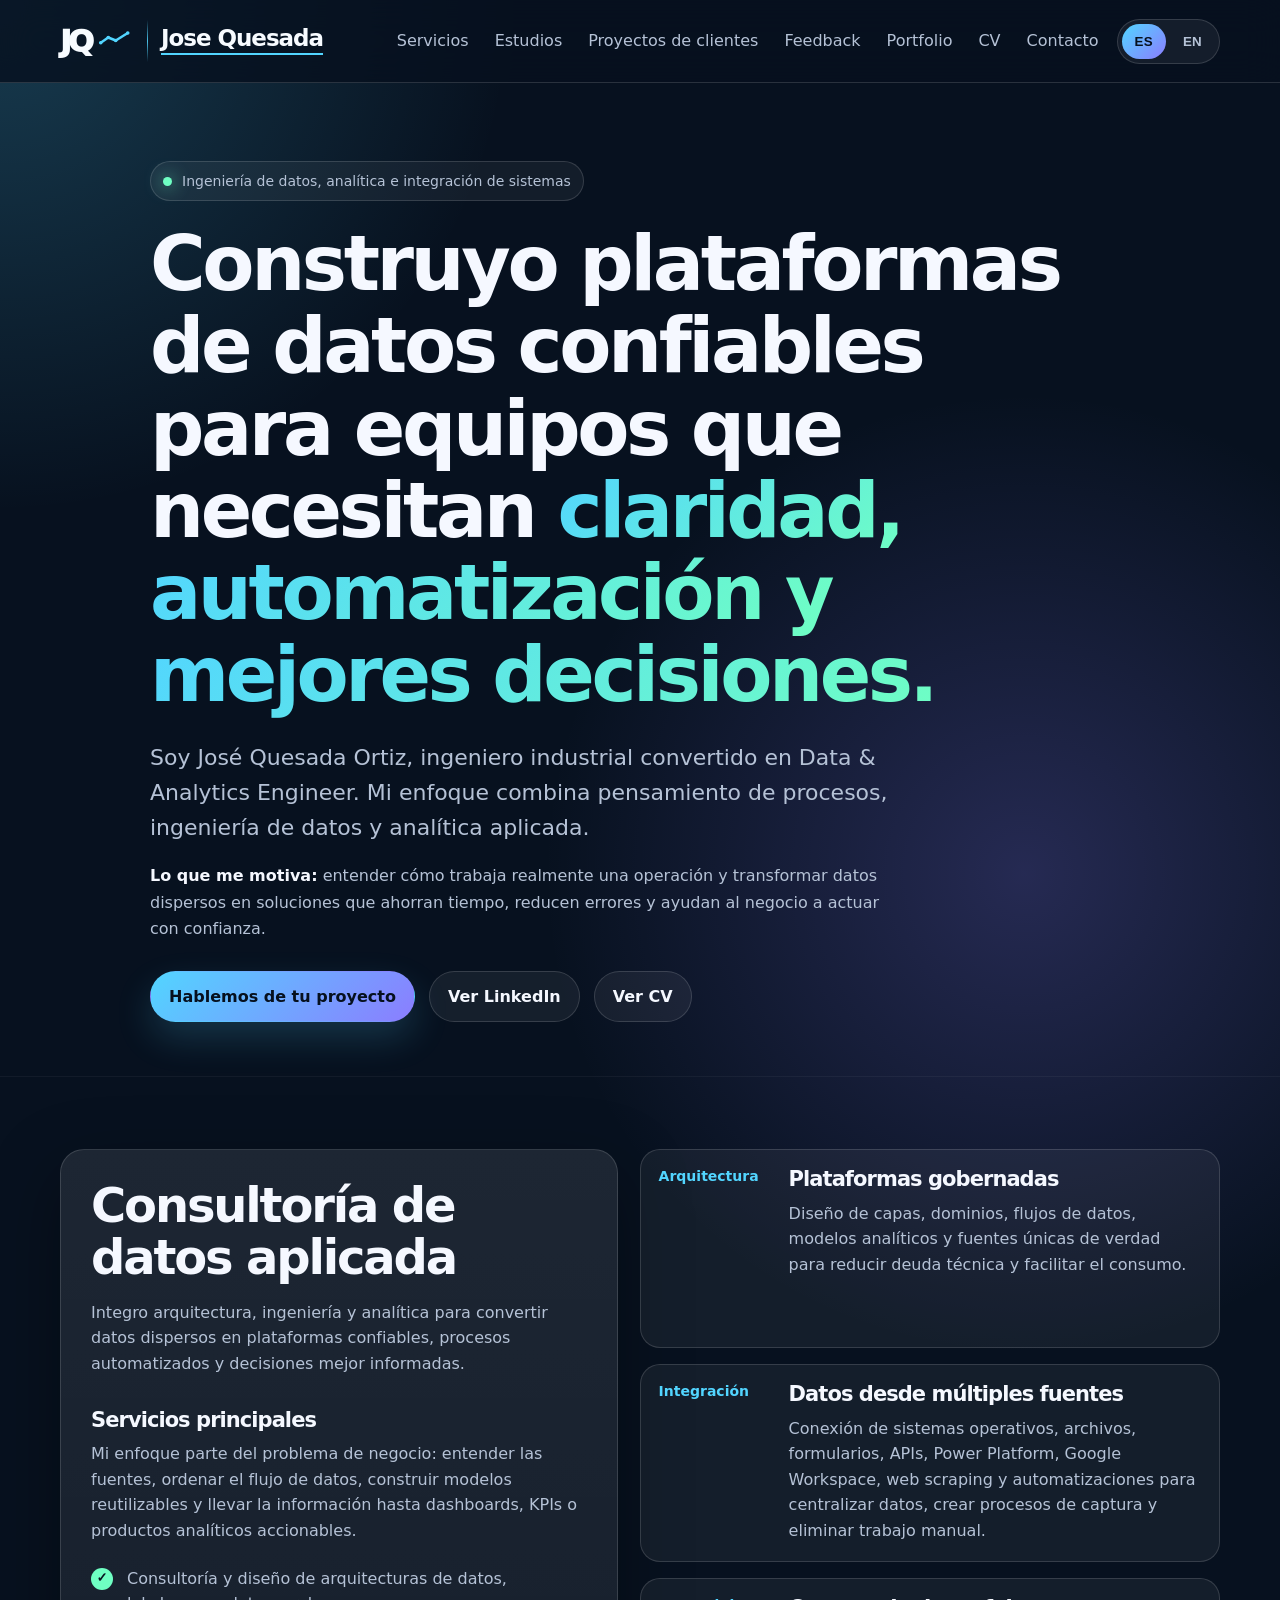
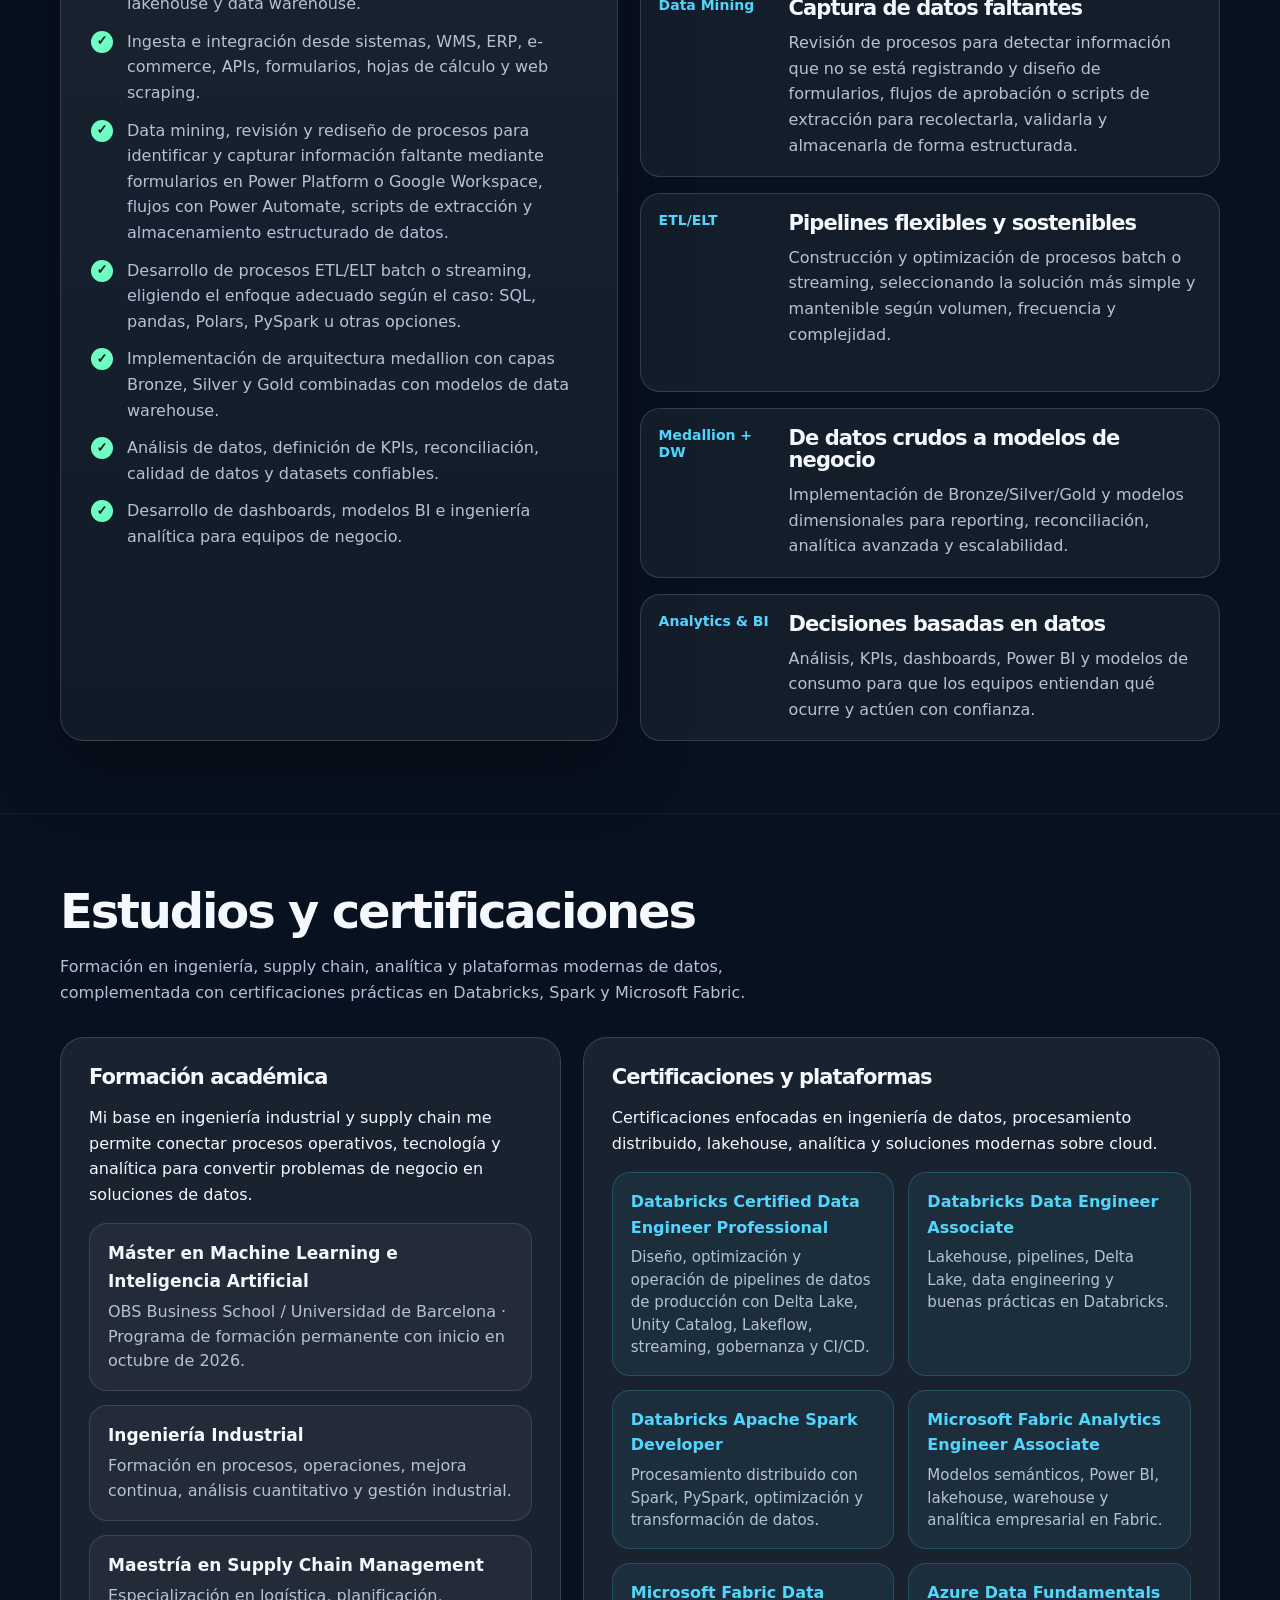
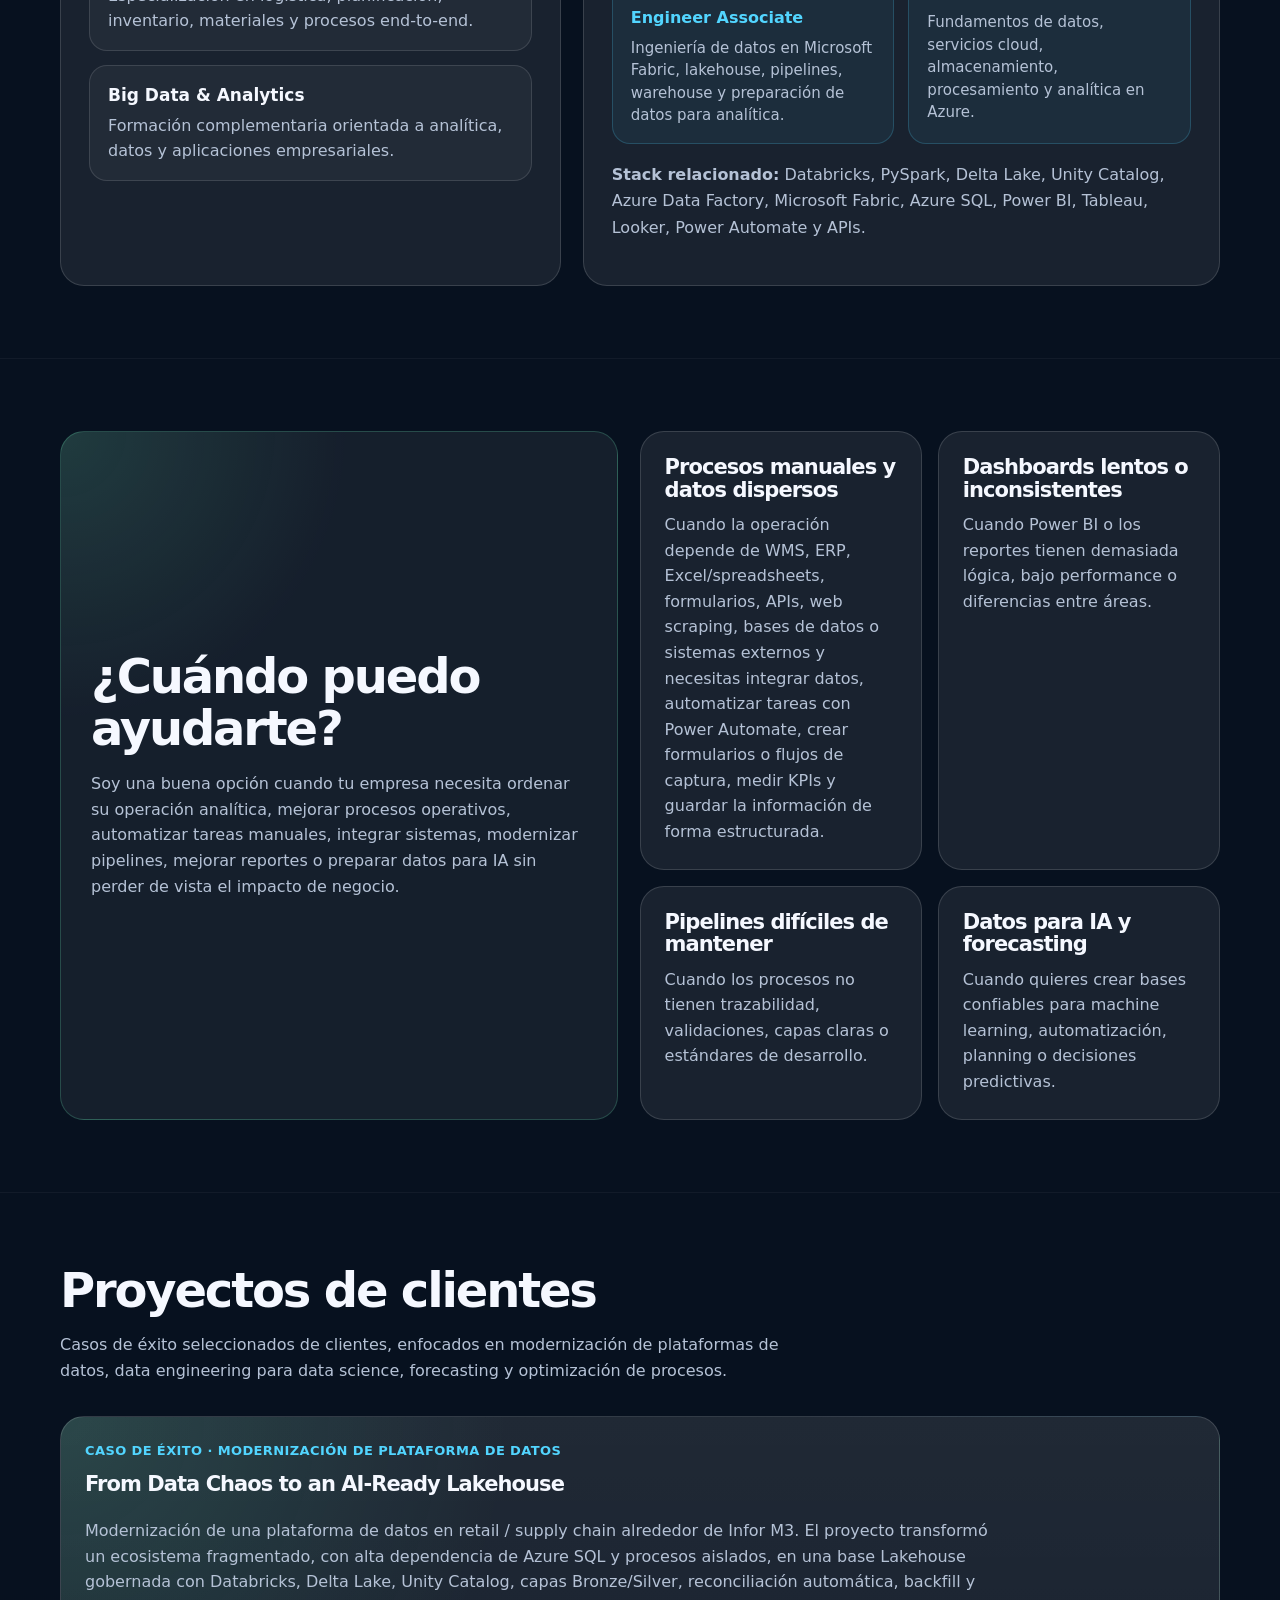
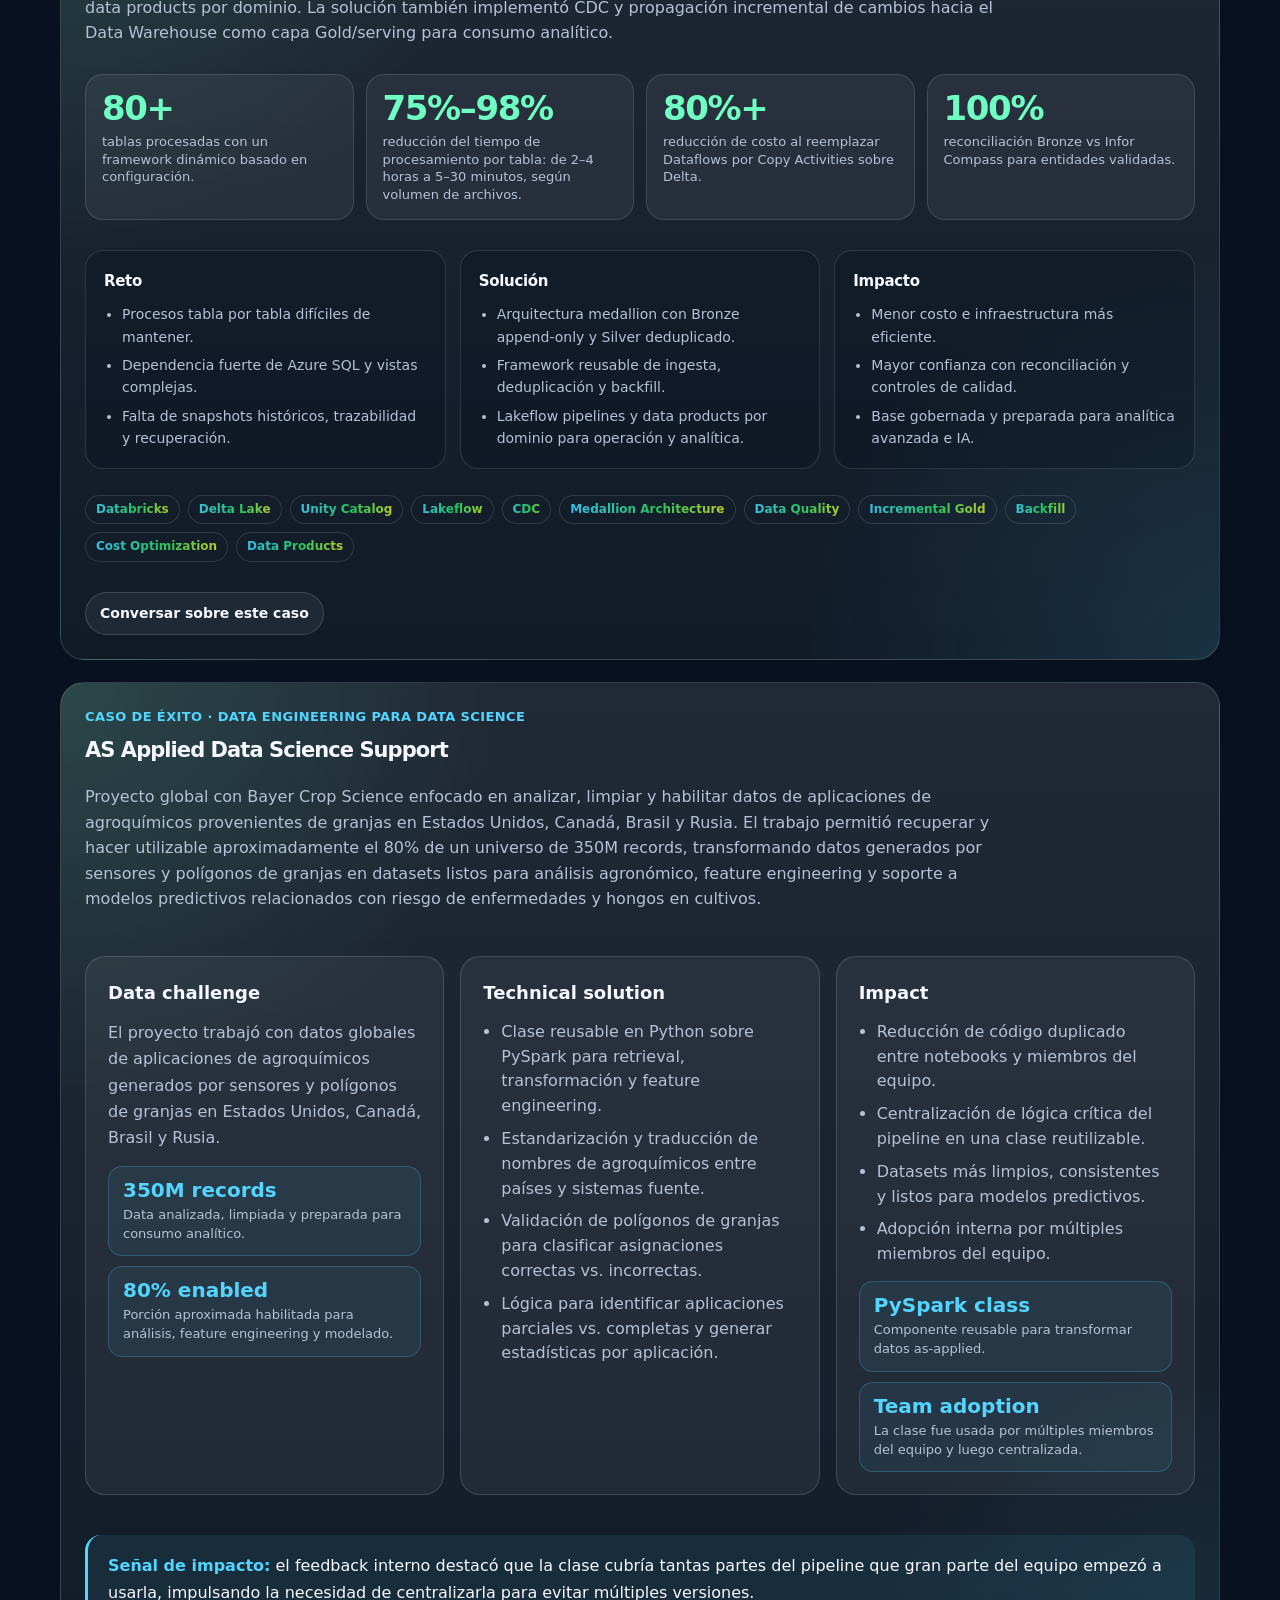
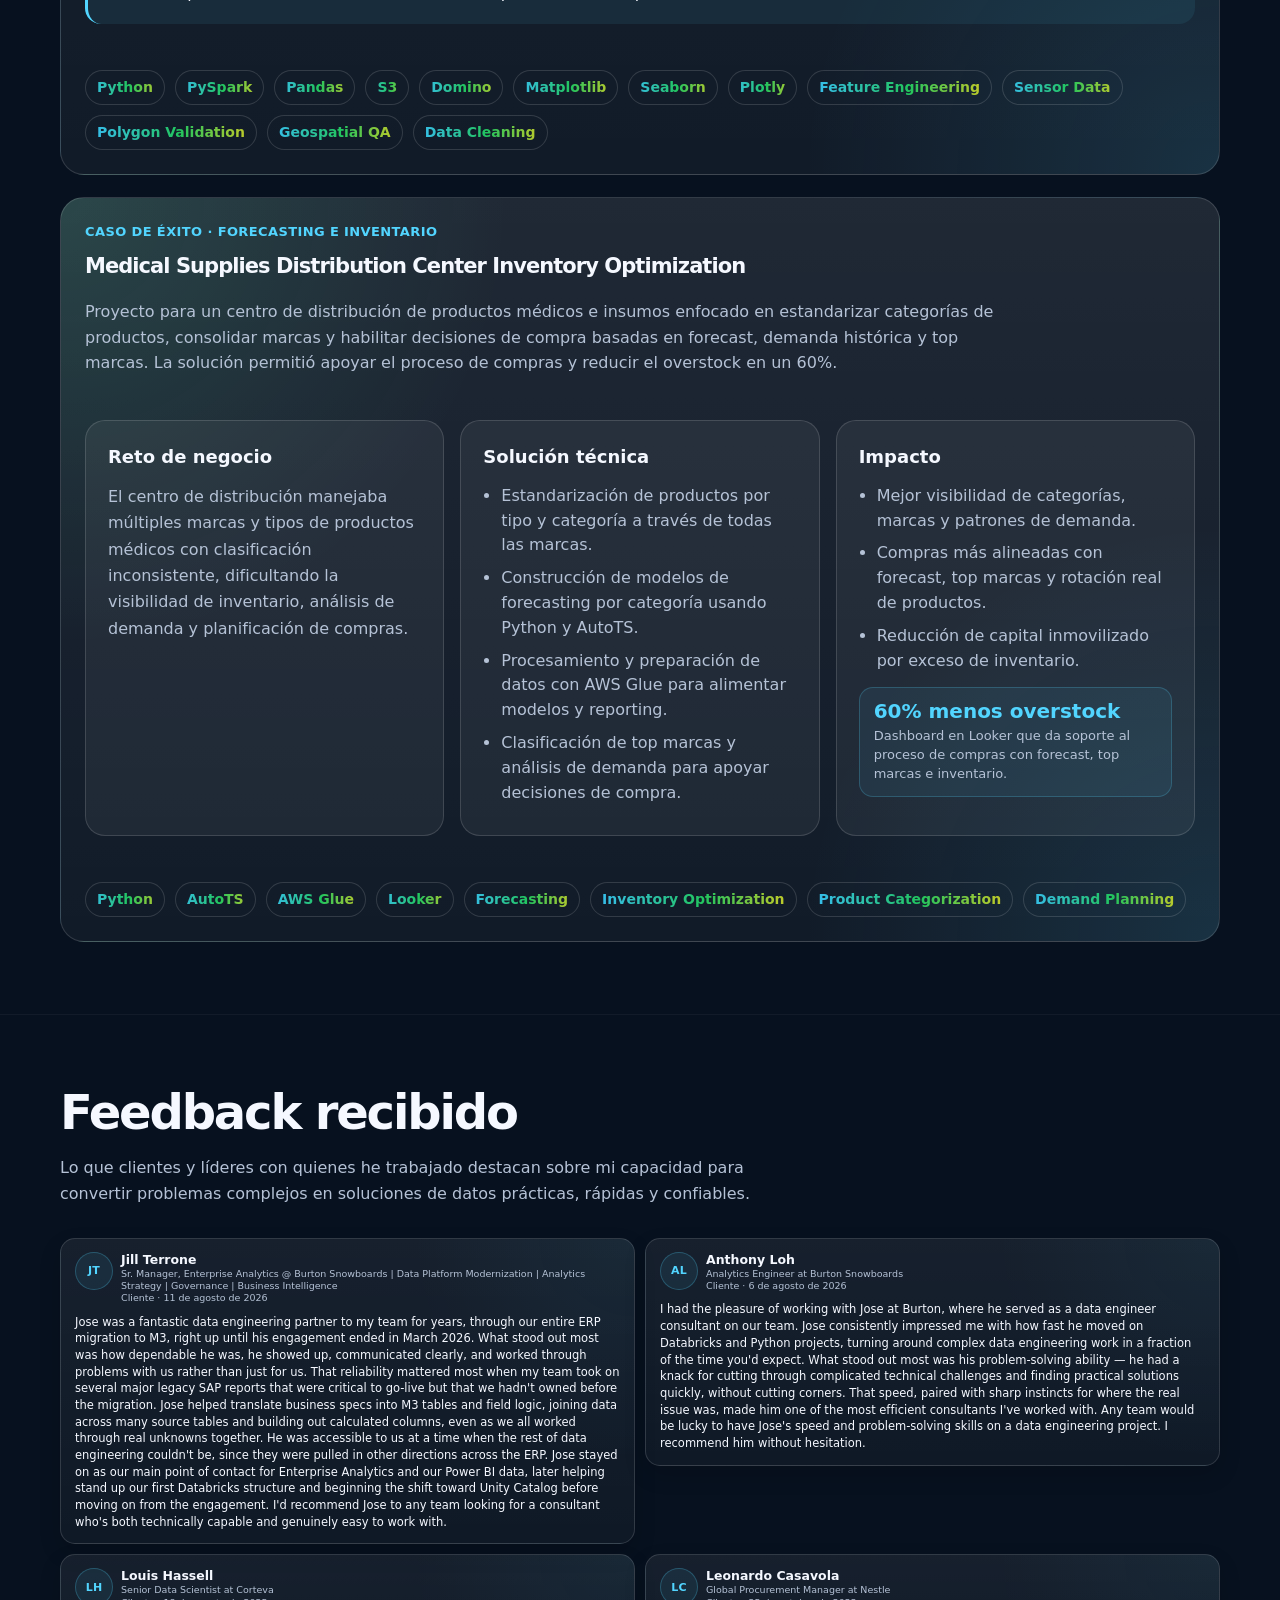
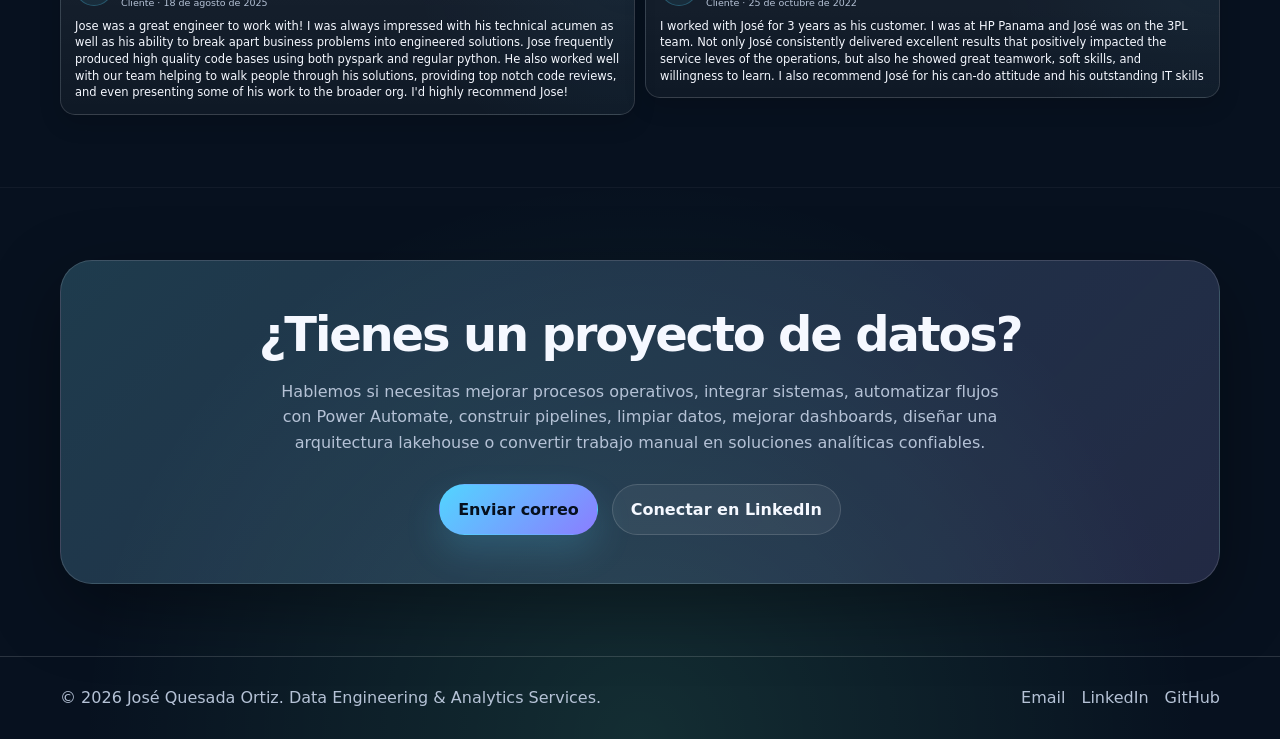
<file: index.html>
<!DOCTYPE html>

<html lang="es">
<head>
<meta charset="utf-8"/>
<meta content="width=device-width, initial-scale=1.0" name="viewport"/>
<title>José Quesada Ortiz | Data Engineering &amp; Analytics Services</title>
<meta content="Bilingual landing page for José Quesada Ortiz. Data architecture consulting, data ingestion and integration, ETL/ELT pipelines, SQL, pandas, Polars, medallion architecture, data warehouse implementation, data analysis, analytics engineering, dashboards, Databricks, Azure, Microsoft Fabric, Power BI, Power Automate, Power Platform, Google Workspace, WMS, ERP, web scraping, spreadsheets, forms, APIs, data mining, curated GitHub projects, embedded analytics dashboards and a professional data platform modernization success case." name="description"/>
<meta content="José Quesada Ortiz" name="author"/>
<link href="assets/favicon.svg" rel="icon" type="image/svg+xml"/>
<style>
    :root {
      --bg: #07111f;
      --bg-soft: #0d1b2f;
      --bg-softer: #102039;
      --card: rgba(255,255,255,0.075);
      --card-strong: rgba(255,255,255,0.115);
      --text: #f5f8ff;
      --muted: #b5c2d6;
      --line: rgba(255,255,255,0.14);
      --accent: #52d5ff;
      --accent-2: #8b7dff;
      --accent-3: #6fffc3;
      --shadow: 0 24px 70px rgba(0,0,0,.35);
      --radius: 24px;
      --max: 1160px;
      --section-y: 72px;
      --gap: 22px;
    }

    * { box-sizing: border-box; }
    html { scroll-behavior: smooth; }
    body {
      margin: 0;
      font-family: Inter, ui-sans-serif, system-ui, -apple-system, BlinkMacSystemFont, "Segoe UI", sans-serif;
      color: var(--text);
      background:
        radial-gradient(circle at top left, rgba(82,213,255,.22), transparent 32rem),
        radial-gradient(circle at 80% 10%, rgba(139,125,255,.23), transparent 30rem),
        radial-gradient(circle at 50% 100%, rgba(111,255,195,.12), transparent 35rem),
        var(--bg);
      line-height: 1.6;
      overflow-x: hidden;
    }

    a { color: inherit; text-decoration: none; }
    .container {
      width: min(var(--max), calc(100% - 48px));
      margin-inline: auto;
    }

    header {
      position: sticky;
      top: 0;
      z-index: 20;
      background: rgba(7, 17, 31, .82);
      backdrop-filter: blur(18px);
      border-bottom: 1px solid var(--line);
    }

    .nav {
      min-height: 82px;
      display: flex;
      justify-content: space-between;
      align-items: center;
      gap: 24px;
    }

.brand {
  display: inline-flex;
  align-items: center;
  gap: 13px;
  font-weight: 850;
  letter-spacing: -0.02em;
  min-width: 0;
  color: var(--text);
  flex: 0 0 auto;
}

.brand-icon {
  position: relative;
  display: inline-flex;
  align-items: center;
  height: 42px;
  min-width: 74px;
  color: #f7fbff;
}

.brand-jq {
  font-size: 31px;
  line-height: 1;
  font-weight: 950;
  letter-spacing: -0.12em;
  color: #f7fbff;
}

.brand-chart {
  position: absolute;
  width: 34px;
  height: 18px;
  left: 38px;
  top: 10px;
  overflow: visible;
}

.brand-chart polyline {
  fill: none;
  stroke: var(--accent);
  stroke-width: 3.4;
  stroke-linecap: round;
  stroke-linejoin: round;
}

.brand-chart circle {
  fill: var(--accent);
}

.brand-divider {
  width: 1px;
  height: 42px;
  background: linear-gradient(to bottom, transparent, var(--accent), transparent);
  flex: 0 0 auto;
  opacity: .9;
}

.brand-name-inline {
  display: inline-block;
  max-width: none;
  color: #f7fbff;
  font-size: 23px;
  line-height: 1;
  font-weight: 850;
  letter-spacing: -0.045em;
  white-space: nowrap;
  padding-bottom: 3px;
  border-bottom: 2px solid var(--accent);
}

    .nav-right {
      display: flex;
      align-items: center;
      justify-content: flex-end;
      gap: 18px;
      flex: 0 0 auto;
    }

    .nav-links {
      display: flex;
      align-items: center;
      gap: 26px;
      color: var(--muted);
      font-size: 16px;
    }

    .nav-links a:hover { color: var(--text); }

    .lang-switch {
      display: inline-flex;
      align-items: center;
      gap: 4px;
      padding: 4px;
      border: 1px solid var(--line);
      background: rgba(255,255,255,.06);
      border-radius: 999px;
    }

    .lang-switch button {
      border: 0;
      border-radius: 999px;
      padding: 10px 13px;
      background: transparent;
      color: var(--muted);
      cursor: pointer;
      font-weight: 800;
      letter-spacing: .02em;
    }

    .lang-switch button.active {
      background: linear-gradient(135deg, var(--accent), var(--accent-2));
      color: #06101e;
    }

    .btn {
      display: inline-flex;
      align-items: center;
      justify-content: center;
      gap: 8px;
      min-height: 46px;
      border: 1px solid var(--line);
      padding: 12px 18px;
      border-radius: 999px;
      font-weight: 780;
      transition: transform .2s ease, border-color .2s ease, background .2s ease;
      white-space: nowrap;
    }

    .btn:hover { transform: translateY(-2px); border-color: rgba(255,255,255,.34); }
    .btn-primary {
      background: linear-gradient(135deg, var(--accent), var(--accent-2));
      color: #06101e;
      border-color: transparent;
      box-shadow: 0 16px 36px rgba(82,213,255,.18);
    }
    .btn-secondary { background: rgba(255,255,255,.06); color: var(--text); }
.hero { padding: 78px 0 54px; }
    .hero-grid {
      display: grid;
      grid-template-columns: 1fr;
      gap: 22px;
      align-items: start;
      max-width: 980px;
    }

    .hero-copy {
      max-width: 960px;
    }

    .hero-footnote {
      margin: -12px 0 28px;
      color: var(--muted);
      font-size: 16px;
      line-height: 1.65;
      max-width: 760px;
    }

    .hero-footnote strong {
      color: var(--text);
      font-weight: 850;
    }

    .eyebrow {
      display: inline-flex;
      align-items: center;
      gap: 10px;
      min-height: 40px;
      padding: 8px 12px;
      border: 1px solid var(--line);
      border-radius: 999px;
      color: var(--muted);
      background: rgba(255,255,255,.05);
      font-size: 14px;
      margin-bottom: 22px;
    }

    .dot {
      width: 9px;
      height: 9px;
      border-radius: 50%;
      background: var(--accent-3);
      box-shadow: 0 0 18px var(--accent-3);
      flex: 0 0 auto;
    }

    h1, h2, h3 { line-height: 1.08; margin: 0; letter-spacing: -.045em; overflow: visible; }
    h1 { font-size: clamp(40px, 6.7vw, 76px); max-width: 950px; }
    h2 { font-size: clamp(30px, 4vw, 48px); margin-bottom: 16px; }
    h3 { font-size: 21px; margin-bottom: 10px; }

    .gradient-text {
      background: linear-gradient(135deg, var(--accent), var(--accent-3));
      -webkit-background-clip: text;
      background-clip: text;
      color: transparent;
      padding-right: 0.08em;
      -webkit-box-decoration-break: clone;
      box-decoration-break: clone;
    }

    .lead {
      color: var(--muted);
      font-size: clamp(18px, 2vw, 22px);
      max-width: 820px;
      margin: 24px 0 30px;
    }

    .hero-actions {
      display: flex;
      align-items: center;
      gap: 14px;
      flex-wrap: wrap;
    }

    .hero-card {
      position: relative;
      min-height: 100%;
      padding: 28px;
      background: linear-gradient(180deg, var(--card-strong), rgba(255,255,255,.045));
      border: 1px solid var(--line);
      border-radius: var(--radius);
      box-shadow: var(--shadow);
      overflow: hidden;
    }

    .hero-card::before {
      content: "";
      position: absolute;
      inset: -1px;
      background: radial-gradient(circle at top right, rgba(82,213,255,.18), transparent 16rem);
      pointer-events: none;
    }

    .profile-title { position: relative; margin-bottom: 22px; }
    .profile-name { font-size: 24px; font-weight: 900; margin-bottom: 6px; }
    .profile-role { color: var(--muted); }

    .stat-grid {
      display: grid;
      grid-template-columns: repeat(2, minmax(0, 1fr));
      gap: 14px;
      position: relative;
    }

    .stat {
      min-height: 130px;
      padding: 16px;
      border-radius: 18px;
      background: rgba(255,255,255,.07);
      border: 1px solid var(--line);
      display: flex;
      flex-direction: column;
      justify-content: flex-start;
    }
    .stat strong { display:block; font-size: 24px; color: var(--accent); line-height: 1.05; margin-bottom: 8px; }
    .stat span { color: var(--muted); font-size: 13px; line-height: 1.45; }

    section { padding: var(--section-y) 0; }
    section + section { border-top: 1px solid rgba(255,255,255,.045); }

    .section-head {
      width: 100%;
      max-width: 860px;
      margin-bottom: 32px;
      display: block;
    }
    .section-head p {
      color: var(--muted);
      max-width: 760px;
      margin: 0;
    }

    .cards {
      display: grid;
      grid-template-columns: repeat(3, minmax(0, 1fr));
      gap: var(--gap);
      align-items: stretch;
    }

    .card {
      width: 100%;
      min-height: 100%;
      padding: 24px;
      border-radius: var(--radius);
      background: var(--card);
      border: 1px solid var(--line);
      display: flex;
      flex-direction: column;
      align-items: flex-start;
    }

    .cards > .card { min-height: 270px; }
    .card p, .muted { color: var(--muted); margin: 0; }
    .card h3 { min-height: 48px; }

    .icon {
      width: 42px;
      height: 42px;
      flex: 0 0 42px;
      display: grid;
      place-items: center;
      border-radius: 14px;
      margin-bottom: 16px;
      background: rgba(82,213,255,.12);
      border: 1px solid rgba(82,213,255,.24);
      color: var(--accent);
      font-weight: 950;
      line-height: 1;
    }



    /* Services cards without numeric badges */
    #services .cards > .card,
    #services-en .cards > .card {
      min-height: 230px;
      justify-content: flex-start;
    }

    #services .card h3,
    #services-en .card h3 {
      margin-top: 0;
    }

    #education .cards > .card,
    #education-en .cards > .card {
      min-height: 230px;
      padding-top: 26px;
    }

    #education .card h3,
    #education-en .card h3 {
      min-height: auto;
      margin-top: 0;
      margin-bottom: 22px;
    }

    .split {
      display: grid;
      grid-template-columns: minmax(0, .98fr) minmax(0, 1.02fr);
      gap: var(--gap);
      align-items: stretch;
    }

    .panel {
      min-height: 100%;
      padding: 30px;
      border-radius: var(--radius);
      border: 1px solid var(--line);
      background: linear-gradient(180deg, rgba(255,255,255,.09), rgba(255,255,255,.045));
      box-shadow: var(--shadow);
    }

    .panel h2, .highlight h2 { max-width: 700px; }

    .list {
      display: grid;
      gap: 12px;
      margin: 22px 0 0;
      padding: 0;
      list-style: none;
    }
    .list li {
      display: grid;
      grid-template-columns: 26px minmax(0, 1fr);
      gap: 10px;
      color: var(--muted);
      align-items: start;
    }
    .check {
      width: 22px;
      height: 22px;
      border-radius: 999px;
      display: grid;
      place-items: center;
      color: #07111f;
      background: var(--accent-3);
      font-size: 13px;
      font-weight: 950;
      margin-top: 2px;
    }

    .timeline {
      min-height: 100%;
      display: grid;
      grid-template-rows: repeat(4, minmax(0, 1fr));
      gap: 16px;
    }

    .timeline-item {
      display: grid;
      grid-template-columns: 112px minmax(0, 1fr);
      gap: 18px;
      padding: 18px;
      border: 1px solid var(--line);
      border-radius: 20px;
      background: rgba(255,255,255,.055);
      align-items: start;
    }

    .timeline-date {
      color: var(--accent);
      font-weight: 850;
      font-size: 14px;
      line-height: 1.2;
    }

    .timeline-item h3 { min-height: auto; }
    .timeline-item p { margin: 6px 0 0; color: var(--muted); }

    .chips {
      display: flex;
      flex-wrap: wrap;
      gap: 10px;
      margin-top: 24px;
      align-items: center;
    }
    .chip {
      padding: 8px 11px;
      border: 1px solid var(--line);
      border-radius: 999px;
      color: var(--muted);
      background: rgba(255,255,255,.055);
      font-size: 14px;
      line-height: 1.2;
    }

    .highlight {
      min-height: 100%;
      border-radius: var(--radius);
      padding: 30px;
      border: 1px solid rgba(111,255,195,.20);
      background:
        radial-gradient(circle at top left, rgba(111,255,195,.13), transparent 18rem),
        rgba(255,255,255,.06);
      display: flex;
      flex-direction: column;
      justify-content: center;
    }

    .service-fit {
      display: grid;
      grid-template-columns: repeat(2, minmax(0, 1fr));
      gap: 16px;
      align-items: stretch;
    }

    .service-fit .card {
      min-height: 185px;
      justify-content: flex-start;
    }
    .service-fit .card h3 { min-height: 46px; }



.education-layout {
  display: grid;
  grid-template-columns: minmax(0, 1.1fr) minmax(0, 1.4fr);
  gap: var(--gap);
  align-items: stretch;
}

.education-panel {
  padding: 28px;
  border-radius: var(--radius);
  border: 1px solid var(--line);
  background: var(--card);
  box-shadow: var(--shadow-soft);
  min-height: 100%;
}

.education-panel h3 {
  margin-bottom: 16px;
}

.education-list {
  display: grid;
  gap: 14px;
  margin-top: 16px;
}

.education-item {
  padding: 16px 18px;
  border-radius: 18px;
  border: 1px solid rgba(255,255,255,.12);
  background: rgba(255,255,255,.045);
}

.education-item strong {
  display: block;
  color: var(--text);
  font-size: 17px;
  margin-bottom: 5px;
}

.education-item span {
  display: block;
  color: var(--muted);
  line-height: 1.55;
}

.cert-grid {
  display: grid;
  grid-template-columns: repeat(2, minmax(0, 1fr));
  gap: 14px;
  margin-top: 16px;
}

.cert-card {
  padding: 16px 18px;
  border-radius: 18px;
  border: 1px solid rgba(82,213,255,.20);
  background: rgba(82,213,255,.065);
}

.cert-card strong {
  display: block;
  color: var(--accent);
  font-size: 16px;
  margin-bottom: 6px;
}

.cert-card span {
  display: block;
  color: var(--muted);
  line-height: 1.5;
  font-size: 15px;
}

.tool-summary {
  margin-top: 18px;
  color: var(--muted);
  line-height: 1.65;
}

@media (max-width: 980px) {
  .education-layout {
    grid-template-columns: 1fr;
  }

  .cert-grid {
    grid-template-columns: 1fr;
  }
}
.weather-dashboard-toolbar {
    align-items: stretch;
  }
  .weather-dashboard-toolbar select {
    width: 100%;
  }
}

    .personal-portfolio {
      margin-top: 34px;
      padding-top: 30px;
      border-top: 1px solid var(--line);
    }
    .personal-portfolio-head {
      margin-bottom: 20px;
      max-width: 900px;
    }
    .personal-portfolio-head h3 {
      font-size: clamp(28px, 4vw, 44px);
      margin-bottom: 10px;
      letter-spacing: -0.04em;
    }
    .personal-portfolio-head p {
      color: var(--muted);
      line-height: 1.7;
      margin: 0;
    }
    .repo-grid {
      display: grid;
      grid-template-columns: repeat(3, minmax(0, 1fr));
      gap: var(--gap);
      margin-top: 20px;
    }
    .repo-card {
      padding: 22px;
      border-radius: 20px;
      border: 1px solid var(--line);
      background: rgba(255,255,255,.055);
      min-height: 100%;
    }
    .repo-card h4 {
      margin: 0 0 10px;
      color: var(--text);
      font-size: 19px;
      letter-spacing: -0.02em;
    }
    .repo-card p {
      color: var(--muted);
      line-height: 1.6;
      margin: 0 0 14px;
    }
    .repo-card .project-tags {
      margin-top: 14px;
    }
    .embed-card {
      margin-top: 22px;
      padding: 22px;
      border-radius: 22px;
      border: 1px solid var(--line);
      background: rgba(255,255,255,.055);
    }
    .embed-card-header {
      display: flex;
      justify-content: space-between;
      align-items: flex-start;
      gap: 18px;
      margin-bottom: 16px;
    }
    .embed-card-header h4 {
      margin: 0 0 6px;
      color: var(--text);
      font-size: 22px;
    }
    .embed-card-header p {
      margin: 0;
      color: var(--muted);
      line-height: 1.6;
      max-width: 760px;
    }
    .databricks-embed {
      width: 100%;
      height: 600px;
      border: 1px solid rgba(255,255,255,.12);
      border-radius: 18px;
      overflow: hidden;
      background: rgba(0,0,0,.18);
    }
    .databricks-embed iframe {
      width: 100%;
      height: 600px;
      border: 0;
      display: block;
      border-radius: 18px;
    }
    @media (max-width: 1080px) {
      .repo-grid { grid-template-columns: 1fr; }
      .embed-card-header { flex-direction: column; }
    }
    @media (max-width: 760px) {
      .databricks-embed, .databricks-embed iframe { height: 520px; }
    }

    .portfolio-grid {
      display: grid;
      grid-template-columns: repeat(2, minmax(0, 1fr));
      gap: var(--gap);
      align-items: stretch;
    }

    .project-card {
      min-height: 100%;
      padding: 24px;
      border-radius: var(--radius);
      border: 1px solid var(--line);
      background: linear-gradient(180deg, rgba(255,255,255,.085), rgba(255,255,255,.045));
      display: flex;
      flex-direction: column;
      justify-content: space-between;
      gap: 18px;
    }


.impact-quote {
  margin-top: 18px;
  padding: 18px 20px;
  border-left: 3px solid var(--accent);
  background: rgba(82,213,255,.08);
  border-radius: 16px;
  color: var(--text);
  font-size: 16px;
  line-height: 1.65;
}

.impact-quote strong {
  color: var(--accent);
}

.compact-metrics {
  display: grid;
  grid-template-columns: repeat(3, minmax(0, 1fr));
  gap: 12px;
  margin-top: 18px;
}

.compact-metric {
  padding: 14px;
  border: 1px solid var(--line);
  border-radius: 16px;
  background: rgba(255,255,255,.055);
}

.compact-metric strong {
  display: block;
  color: var(--accent);
  font-size: 22px;
  line-height: 1.1;
  margin-bottom: 6px;
}

.compact-metric span {
  color: var(--muted);
  font-size: 13px;
  line-height: 1.4;
}

@media (max-width: 760px) {
  .compact-metrics {
    grid-template-columns: 1fr;
  }
}


.case-wide-grid {
  display: grid;
  grid-template-columns: repeat(3, minmax(0, 1fr));
  gap: 16px;
  margin-top: 22px;
  align-items: stretch;
}

.case-wide-card {
  padding: 22px;
  border-radius: 20px;
  border: 1px solid var(--line);
  background: rgba(255,255,255,.055);
  min-height: 100%;
}

.case-wide-card h4 {
  margin: 0 0 12px;
  color: var(--text);
  font-size: 18px;
}

.case-wide-card p {
  margin: 0 0 12px;
  color: var(--muted);
  line-height: 1.65;
}

.case-wide-card ul {
  margin: 0;
  padding-left: 18px;
  color: var(--muted);
  line-height: 1.55;
}

.case-wide-card li {
  margin: 8px 0;
}

.mini-metrics {
  display: grid;
  gap: 10px;
  margin-top: 14px;
}

.mini-metric {
  padding: 12px 14px;
  border-radius: 14px;
  border: 1px solid rgba(82,213,255,.22);
  background: rgba(82,213,255,.07);
}

.mini-metric strong {
  display: block;
  color: var(--accent);
  font-size: 20px;
  line-height: 1.15;
  margin-bottom: 4px;
}

.mini-metric span {
  display: block;
  color: var(--muted);
  font-size: 13px;
  line-height: 1.45;
}

@media (max-width: 1080px) {
  .case-wide-grid {
    grid-template-columns: 1fr;
  }
}

    .project-card.featured {
      grid-column: span 2;
      display: grid;
      grid-template-columns: 1fr;
      align-items: start;
      gap: 22px;
      min-height: auto;
    }

    .project-card.featured .project-top {
      max-width: 920px;
    }

    .project-card.featured .project-actions {
      margin-top: 8px;
    }

    .project-card.dashboard-project {
      padding: 28px;
      background:
        radial-gradient(circle at top right, rgba(82,213,255,.13), transparent 24rem),
        linear-gradient(180deg, rgba(255,255,255,.095), rgba(255,255,255,.045));
    }

    .project-card.dashboard-project .project-top {
      max-width: 980px;
    }

    .project-top {
      display: flex;
      flex-direction: column;
      gap: 12px;
    }

    .project-meta {
      color: var(--accent);
      font-size: 13px;
      font-weight: 850;
      letter-spacing: .03em;
      text-transform: uppercase;
    }

    .project-card p { color: var(--muted); margin: 0; }

    .project-tags {
      display: flex;
      flex-wrap: wrap;
      gap: 8px;
      margin-top: 4px;
    }

    .project-tags span {
      padding: 7px 10px;
      border-radius: 999px;
      border: 1px solid rgba(255,255,255,.12);
      background: rgba(255,255,255,.05);
      color: var(--muted);
      font-size: 12px;
      line-height: 1.15;
    }



    .success-case {
      grid-column: span 2;
      background:
        radial-gradient(circle at top left, rgba(111,255,195,.14), transparent 28rem),
        radial-gradient(circle at bottom right, rgba(82,213,255,.12), transparent 26rem),
        linear-gradient(180deg, rgba(255,255,255,.10), rgba(255,255,255,.045));
    }

    .case-metrics {
      display: grid;
      grid-template-columns: repeat(4, minmax(0, 1fr));
      gap: 12px;
      margin: 6px 0 4px;
    }

    .case-metric {
      padding: 16px;
      border-radius: 18px;
      border: 1px solid rgba(255,255,255,.13);
      background: rgba(255,255,255,.055);
    }

    .case-metric strong {
      display: block;
      color: var(--accent-3);
      font-size: clamp(24px, 3vw, 34px);
      line-height: 1;
      letter-spacing: -0.04em;
      margin-bottom: 8px;
    }

    .case-metric span {
      display: block;
      color: var(--muted);
      font-size: 13px;
      line-height: 1.35;
    }

    .case-columns {
      display: grid;
      grid-template-columns: repeat(3, minmax(0, 1fr));
      gap: 14px;
      margin-top: 4px;
    }

    .case-column {
      padding: 18px;
      border-radius: 18px;
      border: 1px solid rgba(255,255,255,.12);
      background: rgba(7,17,31,.30);
    }

    .case-column h4 {
      margin: 0 0 10px;
      color: var(--text);
      font-size: 15px;
      letter-spacing: -0.02em;
    }

    .case-column ul {
      margin: 0;
      padding-left: 18px;
      color: var(--muted);
      font-size: 14px;
    }

    .case-column li + li { margin-top: 6px; }

    .project-actions {
      display: flex;
      gap: 10px;
      flex-wrap: wrap;
      margin-top: auto;
    }

    .project-actions .btn {
      min-height: 40px;
      padding: 9px 14px;
      font-size: 14px;
    }

    .embed-shell {
      width: 100%;
      max-width: 1060px;
      height: 720px;
      min-height: 0;
      margin: 2px auto 0;
      border-radius: 22px;
      overflow: hidden;
      border: 1px solid rgba(255,255,255,.16);
      background: rgba(0,0,0,.22);
      box-shadow: inset 0 0 0 1px rgba(255,255,255,.04);
    }

    .embed-shell iframe {
      width: 100%;
      height: 720px;
      min-height: 0;
      border: 0;
      display: block;
      background: #08111f;
    }

    .cta {
      text-align: center;
      padding: 48px;
      border-radius: 32px;
      border: 1px solid var(--line);
      background:
        linear-gradient(135deg, rgba(82,213,255,.16), rgba(139,125,255,.12)),
        rgba(255,255,255,.055);
      box-shadow: var(--shadow);
    }
    .cta p { color: var(--muted); max-width: 740px; margin: 18px auto 28px; }
    .cta .hero-actions { justify-content: center; }

    footer {
      border-top: 1px solid var(--line);
      padding: 28px 0;
      color: var(--muted);
    }

    .footer-grid {
      display: flex;
      justify-content: space-between;
      gap: 20px;
      flex-wrap: wrap;
      align-items: center;
    }
    .footer-links { display: flex; gap: 16px; flex-wrap: wrap; }
    .footer-links a:hover { color: var(--text); }

    [data-lang-content] { display: none; }
    [data-lang-content].active { display: block; }

    @media (max-width: 1060px) {
      .hero-grid { grid-template-columns: 1fr; align-items: start; }
      .hero-card { max-width: 760px; }
  

    /* Services cards without numeric badges */
    #services .cards > .card,
    #services-en .cards > .card {
      min-height: 230px;
      justify-content: flex-start;
    }

    #services .card h3,
    #services-en .card h3 {
      margin-top: 0;
    }

    #education .cards > .card,
    #education-en .cards > .card {
      min-height: 230px;
      padding-top: 26px;
    }

    #education .card h3,
    #education-en .card h3 {
      min-height: auto;
      margin-top: 0;
      margin-bottom: 22px;
    }

    .split { grid-template-columns: 1fr; }
      .timeline { grid-template-rows: none; }
      .project-card.featured { grid-template-columns: 1fr; min-height: auto; }
      .embed-shell, .embed-shell iframe { height: 680px; min-height: 0; }
    }

    @media (max-width: 960px) {
      :root { --section-y: 60px; }
      .cards, .portfolio-grid { grid-template-columns: repeat(2, minmax(0, 1fr)); }
      .nav-links { display: none; }
      .hero { padding-top: 58px; }
      .cards > .card { min-height: 250px; }
    }

    @media (max-width: 640px) {
      :root { --section-y: 48px; --gap: 16px; }
      .container { width: min(100% - 28px, var(--max)); }
      .nav { min-height: 82px; }
      .cards, .service-fit, .stat-grid, .portfolio-grid { grid-template-columns: 1fr; }

      .case-metrics { grid-template-columns: repeat(2, minmax(0, 1fr)); }
      .case-columns { grid-template-columns: 1fr; }

      .cards > .card, .service-fit .card, .stat, .project-card, .project-card.featured, .success-case { min-height: auto; grid-column: span 1; }
      .card h3, .service-fit .card h3 { min-height: auto; }
      .timeline-item { grid-template-columns: 1fr; gap: 8px; }
      .embed-shell, .embed-shell iframe { height: 560px; min-height: 0; }
      .cta { padding: 30px 20px; }
      .btn { width: 100%; }
      .hero-actions { width: 100%; }
      .nav-right { gap: 10px; }

.brand {
  gap: 9px;
}

.brand-icon {
  height: 36px;
  min-width: 64px;
}

.brand-jq {
  font-size: 27px;
}

.brand-chart {
  width: 29px;
  height: 16px;
  left: 33px;
  top: 9px;
}

.brand-divider {
  height: 34px;
}

.brand-name-inline {
  font-size: 20px;
}

      .brand-text { display: none; }
    }

    @media print {
      header, .lang-switch, .hero-actions, .cta .btn { display: none; }
      body { background: #fff; color: #111; }
      section + section { border-top: 1px solid #eee; }
      .card, .panel, .hero-card, .highlight, .cta { border: 1px solid #ddd; background: #fff; box-shadow: none; }
      .muted, .card p, .lead, .section-head p, .profile-role, .timeline-item p, .list li, .chip, footer { color: #333; }
    }
  

.client-success-grid {
  grid-template-columns: 1fr !important;
}

.personal-projects-section {
  padding-top: 36px;
}

.personal-dashboard-card {
  margin-top: 24px;
}

.personal-dashboard-card .project-frame,
.personal-dashboard-card iframe {
  width: 100%;
}

.repo-section-title {
  margin: 34px 0 14px;
  font-size: 24px;
  letter-spacing: -0.03em;
}

/* Keep repo action buttons pinned to the bottom-left of each repository card */
.repo-card {
  display: flex;
  flex-direction: column;
}

.repo-card .project-tags {
  margin-bottom: 18px;
}

.repo-card .project-actions {
  margin-top: auto;
  align-self: flex-start;
  padding-top: 18px;
}


/* Gradient text for all technology tags/chips */
.project-tags span,
.chips .chip,
.chip,
.repo-card .project-tags span,
.project-card .project-tags span,
.service-card .chip,
.case-tags span,
.tech-tags span {
  background-image: linear-gradient(90deg, #38bdf8, #22c55e, #facc15, #fb7185, #a78bfa);
  background-size: 220% auto;
  background-clip: text;
  -webkit-background-clip: text;
  color: transparent !important;
  -webkit-text-fill-color: transparent;
  font-weight: 700;
}

.project-tags span:hover,
.chips .chip:hover,
.chip:hover {
  background-position: 100% center;
  transition: background-position .45s ease;
}

</style>
<link href="assets/recommendations.css" rel="stylesheet"/>
</head>
<body>
<header>
<div class="container nav">
<a aria-label="Jose Quesada home" class="brand" href="#top">
<span aria-hidden="true" class="brand-icon">
<span class="brand-jq">JQ</span>
<svg aria-hidden="true" class="brand-chart" focusable="false" viewbox="0 0 44 24">
<polyline points="3,17 13,10 23,14 39,4"></polyline>
<circle cx="3" cy="17" r="2.4"></circle>
<circle cx="13" cy="10" r="2.4"></circle>
<circle cx="23" cy="14" r="2.4"></circle>
<circle cx="39" cy="4" r="2.4"></circle>
</svg>
</span>
<span aria-hidden="true" class="brand-divider"></span>
<span class="brand-name-inline">Jose Quesada</span>
</a>
<div class="nav-right">
<nav aria-label="Primary navigation" class="nav-links">
<a data-i18n="navServices" href="#services">Servicios</a>
<a data-i18n="navEducation" href="#education">Estudios</a>
<a data-i18n="navClientProjects" href="#portfolio">Proyectos de clientes</a>
<a data-i18n="navFeedback" href="#feedback">Feedback</a>
<a data-i18n="navPersonalProjects" data-personal-link="" href="portfolio.html?lang=es">Portfolio</a>
<a data-cv-link="" data-i18n="navCV" href="cv.html?lang=es">CV</a>
<a data-i18n="navContact" href="#contact">Contacto</a>
</nav>
<div aria-label="Language selector" class="lang-switch">
<button class="active" data-lang="es" type="button">ES</button>
<button data-lang="en" type="button">EN</button>
</div>
</div>
</div>
</header>
<main id="top">
<div class="active" data-lang-content="es">
<section class="hero">
<div class="container hero-grid">
<div class="hero-copy">
<div class="eyebrow"><span class="dot"></span> Ingeniería de datos, analítica e integración de sistemas</div>
<h1>Construyo plataformas de datos confiables para equipos que necesitan <span class="gradient-text">claridad, automatización y mejores decisiones.</span></h1>
<p class="lead">Soy José Quesada Ortiz, ingeniero industrial convertido en Data &amp; Analytics Engineer. Mi enfoque combina pensamiento de procesos, ingeniería de datos y analítica aplicada.</p>
<p class="hero-footnote"><strong>Lo que me motiva:</strong> entender cómo trabaja realmente una operación y transformar datos dispersos en soluciones que ahorran tiempo, reducen errores y ayudan al negocio a actuar con confianza.</p>
<div class="hero-actions">
<a class="btn btn-primary" href="mailto:jaquesada92@outlook.com?subject=Consulta%20sobre%20servicios%20de%20datos">Hablemos de tu proyecto</a>
<a class="btn btn-secondary" href="https://www.linkedin.com/in/jquesada92/" rel="noopener noreferrer" target="_blank">Ver LinkedIn</a>
<a class="btn btn-secondary" data-cv-link="" href="cv.html?lang=es">Ver CV</a>
</div>
</div>
</div>
</section>
<section id="services">
<div class="container split">
<div class="panel">
<div class="section-head compact-head">
<div>
<h2>Consultoría de datos aplicada</h2>
<p>Integro arquitectura, ingeniería y analítica para convertir datos dispersos en plataformas confiables, procesos automatizados y decisiones mejor informadas.</p>
</div>
</div>
<h3>Servicios principales</h3>
<p class="muted">Mi enfoque parte del problema de negocio: entender las fuentes, ordenar el flujo de datos, construir modelos reutilizables y llevar la información hasta dashboards, KPIs o productos analíticos accionables.</p>
<ul class="list">
<li><span class="check">✓</span><span>Consultoría y diseño de arquitecturas de datos, lakehouse y data warehouse.</span></li>
<li><span class="check">✓</span><span>Ingesta e integración desde sistemas, WMS, ERP, e-commerce, APIs, formularios, hojas de cálculo y web scraping.</span></li>
<li><span class="check">✓</span><span>Data mining, revisión y rediseño de procesos para identificar y capturar información faltante mediante formularios en Power Platform o Google Workspace, flujos con Power Automate, scripts de extracción y almacenamiento estructurado de datos.</span></li>
<li><span class="check">✓</span><span>Desarrollo de procesos ETL/ELT batch o streaming, eligiendo el enfoque adecuado según el caso: SQL, pandas, Polars, PySpark u otras opciones.</span></li>
<li><span class="check">✓</span><span>Implementación de arquitectura medallion con capas Bronze, Silver y Gold combinadas con modelos de data warehouse.</span></li>
<li><span class="check">✓</span><span>Análisis de datos, definición de KPIs, reconciliación, calidad de datos y datasets confiables.</span></li>
<li><span class="check">✓</span><span>Desarrollo de dashboards, modelos BI e ingeniería analítica para equipos de negocio.</span></li>
</ul>
</div>
<div class="timeline service-timeline">
<div class="timeline-item"><div class="timeline-date">Arquitectura</div><div><h3>Plataformas gobernadas</h3><p>Diseño de capas, dominios, flujos de datos, modelos analíticos y fuentes únicas de verdad para reducir deuda técnica y facilitar el consumo.</p></div></div>
<div class="timeline-item"><div class="timeline-date">Integración</div><div><h3>Datos desde múltiples fuentes</h3><p>Conexión de sistemas operativos, archivos, formularios, APIs, Power Platform, Google Workspace, web scraping y automatizaciones para centralizar datos, crear procesos de captura y eliminar trabajo manual.</p></div></div>
<div class="timeline-item"><div class="timeline-date">Data Mining</div><div><h3>Captura de datos faltantes</h3><p>Revisión de procesos para detectar información que no se está registrando y diseño de formularios, flujos de aprobación o scripts de extracción para recolectarla, validarla y almacenarla de forma estructurada.</p></div></div>
<div class="timeline-item"><div class="timeline-date">ETL/ELT</div><div><h3>Pipelines flexibles y sostenibles</h3><p>Construcción y optimización de procesos batch o streaming, seleccionando la solución más simple y mantenible según volumen, frecuencia y complejidad.</p></div></div>
<div class="timeline-item"><div class="timeline-date">Medallion + DW</div><div><h3>De datos crudos a modelos de negocio</h3><p>Implementación de Bronze/Silver/Gold y modelos dimensionales para reporting, reconciliación, analítica avanzada y escalabilidad.</p></div></div>
<div class="timeline-item"><div class="timeline-date">Analytics &amp; BI</div><div><h3>Decisiones basadas en datos</h3><p>Análisis, KPIs, dashboards, Power BI y modelos de consumo para que los equipos entiendan qué ocurre y actúen con confianza.</p></div></div>
</div>
</div>
</section>
<section id="education">
<div class="container">
<div class="section-head">
<div>
<h2>Estudios y certificaciones</h2>
<p>Formación en ingeniería, supply chain, analítica y plataformas modernas de datos, complementada con certificaciones prácticas en Databricks, Spark y Microsoft Fabric.</p>
</div>
</div>
<div class="education-layout">
<div class="education-panel">
<h3>Formación académica</h3>
<p>Mi base en ingeniería industrial y supply chain me permite conectar procesos operativos, tecnología y analítica para convertir problemas de negocio en soluciones de datos.</p>
<div class="education-list">
<div class="education-item">
<strong>Máster en Machine Learning e Inteligencia Artificial</strong>
<span>OBS Business School / Universidad de Barcelona · Programa de formación permanente con inicio en octubre de 2026.</span>
</div>
<div class="education-item">
<strong>Ingeniería Industrial</strong>
<span>Formación en procesos, operaciones, mejora continua, análisis cuantitativo y gestión industrial.</span>
</div>
<div class="education-item">
<strong>Maestría en Supply Chain Management</strong>
<span>Especialización en logística, planificación, inventario, materiales y procesos end-to-end.</span>
</div>
<div class="education-item">
<strong>Big Data &amp; Analytics</strong>
<span>Formación complementaria orientada a analítica, datos y aplicaciones empresariales.</span>
</div>
</div>
</div>
<div class="education-panel">
<h3>Certificaciones y plataformas</h3>
<p>Certificaciones enfocadas en ingeniería de datos, procesamiento distribuido, lakehouse, analítica y soluciones modernas sobre cloud.</p>
<div class="cert-grid">
<div class="cert-card">
<strong>Databricks Certified Data Engineer Professional</strong>
<span>Diseño, optimización y operación de pipelines de datos de producción con Delta Lake, Unity Catalog, Lakeflow, streaming, gobernanza y CI/CD.</span>
</div>
<div class="cert-card">
<strong>Databricks Data Engineer Associate</strong>
<span>Lakehouse, pipelines, Delta Lake, data engineering y buenas prácticas en Databricks.</span>
</div>
<div class="cert-card">
<strong>Databricks Apache Spark Developer</strong>
<span>Procesamiento distribuido con Spark, PySpark, optimización y transformación de datos.</span>
</div>
<div class="cert-card">
<strong>Microsoft Fabric Analytics Engineer Associate</strong>
<span>Modelos semánticos, Power BI, lakehouse, warehouse y analítica empresarial en Fabric.</span>
</div>
<div class="cert-card">
<strong>Microsoft Fabric Data Engineer Associate</strong>
<span>Ingeniería de datos en Microsoft Fabric, lakehouse, pipelines, warehouse y preparación de datos para analítica.</span>
</div>
<div class="cert-card">
<strong>Azure Data Fundamentals</strong>
<span>Fundamentos de datos, servicios cloud, almacenamiento, procesamiento y analítica en Azure.</span>
</div>
</div>
<p class="tool-summary"><strong>Stack relacionado:</strong> Databricks, PySpark, Delta Lake, Unity Catalog, Azure Data Factory, Microsoft Fabric, Azure SQL, Power BI, Tableau, Looker, Power Automate y APIs.</p>
</div>
</div>
</div>
</section>
<section>
<div class="container split">
<div class="highlight">
<h2>¿Cuándo puedo ayudarte?</h2>
<p class="muted">Soy una buena opción cuando tu empresa necesita ordenar su operación analítica, mejorar procesos operativos, automatizar tareas manuales, integrar sistemas, modernizar pipelines, mejorar reportes o preparar datos para IA sin perder de vista el impacto de negocio.</p>
</div>
<div class="service-fit">
<div class="card"><h3>Procesos manuales y datos dispersos</h3><p>Cuando la operación depende de WMS, ERP, Excel/spreadsheets, formularios, APIs, web scraping, bases de datos o sistemas externos y necesitas integrar datos, automatizar tareas con Power Automate, crear formularios o flujos de captura, medir KPIs y guardar la información de forma estructurada.</p></div>
<div class="card"><h3>Dashboards lentos o inconsistentes</h3><p>Cuando Power BI o los reportes tienen demasiada lógica, bajo performance o diferencias entre áreas.</p></div>
<div class="card"><h3>Pipelines difíciles de mantener</h3><p>Cuando los procesos no tienen trazabilidad, validaciones, capas claras o estándares de desarrollo.</p></div>
<div class="card"><h3>Datos para IA y forecasting</h3><p>Cuando quieres crear bases confiables para machine learning, automatización, planning o decisiones predictivas.</p></div>
</div>
</div>
</section>
<section id="portfolio">
<div class="container">
<div class="section-head">
<div>
<h2>Proyectos de clientes</h2>
<p>Casos de éxito seleccionados de clientes, enfocados en modernización de plataformas de datos, data engineering para data science, forecasting y optimización de procesos.</p>
</div>
</div>
<div class="portfolio-grid client-success-grid"><article class="project-card featured success-case">
<div class="project-top">
<div class="project-meta">Caso de éxito · Modernización de plataforma de datos</div>
<h3>From Data Chaos to an AI-Ready Lakehouse</h3>
<p>Modernización de una plataforma de datos en retail / supply chain alrededor de Infor M3. El proyecto transformó un ecosistema fragmentado, con alta dependencia de Azure SQL y procesos aislados, en una base Lakehouse gobernada con Databricks, Delta Lake, Unity Catalog, capas Bronze/Silver, reconciliación automática, backfill y data products por dominio. La solución también implementó CDC y propagación incremental de cambios hacia el Data Warehouse como capa Gold/serving para consumo analítico.</p>
</div>
<div class="case-metrics">
<div class="case-metric"><strong>80+</strong><span>tablas procesadas con un framework dinámico basado en configuración.</span></div>
<div class="case-metric"><strong>75%–98%</strong><span>reducción del tiempo de procesamiento por tabla: de 2–4 horas a 5–30 minutos, según volumen de archivos.</span></div>
<div class="case-metric"><strong>80%+</strong><span>reducción de costo al reemplazar Dataflows por Copy Activities sobre Delta.</span></div>
<div class="case-metric"><strong>100%</strong><span>reconciliación Bronze vs Infor Compass para entidades validadas.</span></div>
</div>
<div class="case-columns">
<div class="case-column"><h4>Reto</h4><ul><li>Procesos tabla por tabla difíciles de mantener.</li><li>Dependencia fuerte de Azure SQL y vistas complejas.</li><li>Falta de snapshots históricos, trazabilidad y recuperación.</li></ul></div>
<div class="case-column"><h4>Solución</h4><ul><li>Arquitectura medallion con Bronze append-only y Silver deduplicado.</li><li>Framework reusable de ingesta, deduplicación y backfill.</li><li>Lakeflow pipelines y data products por dominio para operación y analítica.</li></ul></div>
<div class="case-column"><h4>Impacto</h4><ul><li>Menor costo e infraestructura más eficiente.</li><li>Mayor confianza con reconciliación y controles de calidad.</li><li>Base gobernada y preparada para analítica avanzada e IA.</li></ul></div>
</div>
<div class="project-tags">
<span>Databricks</span><span>Delta Lake</span><span>Unity Catalog</span><span>Lakeflow</span><span>CDC</span><span>Medallion Architecture</span><span>Data Quality</span><span>Incremental Gold</span><span>Backfill</span><span>Cost Optimization</span><span>Data Products</span>
</div>
<div class="project-actions">
<a class="btn btn-secondary" href="#contact">Conversar sobre este caso</a>
</div>
</article><article class="project-card featured success-case">
<div class="project-top">
<div class="project-meta">Caso de éxito · Data Engineering para Data Science</div>
<h3>AS Applied Data Science Support</h3>
<p>Proyecto global con Bayer Crop Science enfocado en analizar, limpiar y habilitar datos de aplicaciones de agroquímicos provenientes de granjas en Estados Unidos, Canadá, Brasil y Rusia. El trabajo permitió recuperar y hacer utilizable aproximadamente el 80% de un universo de 350M records, transformando datos generados por sensores y polígonos de granjas en datasets listos para análisis agronómico, feature engineering y soporte a modelos predictivos relacionados con riesgo de enfermedades y hongos en cultivos.</p>
</div>
<div class="case-wide-grid">
<div class="case-wide-card">
<h4>Data challenge</h4>
<p>El proyecto trabajó con datos globales de aplicaciones de agroquímicos generados por sensores y polígonos de granjas en Estados Unidos, Canadá, Brasil y Rusia.</p>
<div class="mini-metrics">
<div class="mini-metric"><strong>350M records</strong><span>Data analizada, limpiada y preparada para consumo analítico.</span></div>
<div class="mini-metric"><strong>80% enabled</strong><span>Porción aproximada habilitada para análisis, feature engineering y modelado.</span></div>
</div>
</div>
<div class="case-wide-card">
<h4>Technical solution</h4>
<ul>
<li>Clase reusable en Python sobre PySpark para retrieval, transformación y feature engineering.</li>
<li>Estandarización y traducción de nombres de agroquímicos entre países y sistemas fuente.</li>
<li>Validación de polígonos de granjas para clasificar asignaciones correctas vs. incorrectas.</li>
<li>Lógica para identificar aplicaciones parciales vs. completas y generar estadísticas por aplicación.</li>
</ul>
</div>
<div class="case-wide-card">
<h4>Impact</h4>
<ul>
<li>Reducción de código duplicado entre notebooks y miembros del equipo.</li>
<li>Centralización de lógica crítica del pipeline en una clase reutilizable.</li>
<li>Datasets más limpios, consistentes y listos para modelos predictivos.</li>
<li>Adopción interna por múltiples miembros del equipo.</li>
</ul>
<div class="mini-metrics">
<div class="mini-metric"><strong>PySpark class</strong><span>Componente reusable para transformar datos as-applied.</span></div>
<div class="mini-metric"><strong>Team adoption</strong><span>La clase fue usada por múltiples miembros del equipo y luego centralizada.</span></div>
</div>
</div>
</div>
<div class="impact-quote">
<strong>Señal de impacto:</strong> el feedback interno destacó que la clase cubría tantas partes del pipeline que gran parte del equipo empezó a usarla, impulsando la necesidad de centralizarla para evitar múltiples versiones.
  </div>
<div aria-label="AS Applied stack" class="chips">
<span class="chip">Python</span><span class="chip">PySpark</span><span class="chip">Pandas</span><span class="chip">S3</span><span class="chip">Domino</span><span class="chip">Matplotlib</span><span class="chip">Seaborn</span><span class="chip">Plotly</span><span class="chip">Feature Engineering</span><span class="chip">Sensor Data</span><span class="chip">Polygon Validation</span><span class="chip">Geospatial QA</span><span class="chip">Data Cleaning</span>
</div>
</article><article class="project-card featured success-case">
<div class="project-top">
<div class="project-meta">Caso de éxito · Forecasting e inventario</div>
<h3>Medical Supplies Distribution Center Inventory Optimization</h3>
<p>Proyecto para un centro de distribución de productos médicos e insumos enfocado en estandarizar categorías de productos, consolidar marcas y habilitar decisiones de compra basadas en forecast, demanda histórica y top marcas. La solución permitió apoyar el proceso de compras y reducir el overstock en un 60%.</p>
</div>
<div class="case-wide-grid">
<div class="case-wide-card">
<h4>Reto de negocio</h4>
<p>El centro de distribución manejaba múltiples marcas y tipos de productos médicos con clasificación inconsistente, dificultando la visibilidad de inventario, análisis de demanda y planificación de compras.</p>
</div>
<div class="case-wide-card">
<h4>Solución técnica</h4>
<ul>
<li>Estandarización de productos por tipo y categoría a través de todas las marcas.</li>
<li>Construcción de modelos de forecasting por categoría usando Python y AutoTS.</li>
<li>Procesamiento y preparación de datos con AWS Glue para alimentar modelos y reporting.</li>
<li>Clasificación de top marcas y análisis de demanda para apoyar decisiones de compra.</li>
</ul>
</div>
<div class="case-wide-card">
<h4>Impacto</h4>
<ul>
<li>Mejor visibilidad de categorías, marcas y patrones de demanda.</li>
<li>Compras más alineadas con forecast, top marcas y rotación real de productos.</li>
<li>Reducción de capital inmovilizado por exceso de inventario.</li>
</ul>
<div class="mini-metrics">
<div class="mini-metric"><strong>60% menos overstock</strong><span>Dashboard en Looker que da soporte al proceso de compras con forecast, top marcas e inventario.</span></div>
</div>
</div>
</div>
<div aria-label="Medical inventory optimization stack" class="chips">
<span class="chip">Python</span><span class="chip">AutoTS</span><span class="chip">AWS Glue</span><span class="chip">Looker</span><span class="chip">Forecasting</span><span class="chip">Inventory Optimization</span><span class="chip">Product Categorization</span><span class="chip">Demand Planning</span>
</div>
</article></div>
</div>
</section>
<section id="feedback">
<div class="container">
<div class="section-head">
<div>
<h2>Feedback recibido</h2>
<p>Lo que clientes y líderes con quienes he trabajado destacan sobre mi capacidad para convertir problemas complejos en soluciones de datos prácticas, rápidas y confiables.</p>
</div>
</div>
<div class="feedback-grid" data-feedback-lang="es" id="feedback-grid-es"></div>
</div>
</section>
<section id="contact">
<div class="container">
<div class="cta">
<h2>¿Tienes un proyecto de datos?</h2>
<p>Hablemos si necesitas mejorar procesos operativos, integrar sistemas, automatizar flujos con Power Automate, construir pipelines, limpiar datos, mejorar dashboards, diseñar una arquitectura lakehouse o convertir trabajo manual en soluciones analíticas confiables.</p>
<div class="hero-actions" style="justify-content:center">
<a class="btn btn-primary" href="mailto:jaquesada92@outlook.com?subject=Consulta%20sobre%20servicios%20de%20datos">Enviar correo</a>
<a class="btn btn-secondary" href="https://www.linkedin.com/in/jquesada92/" rel="noopener noreferrer" target="_blank">Conectar en LinkedIn</a>
</div>
</div>
</div>
</section>
</div>
<div data-lang-content="en">
<section class="hero">
<div class="container hero-grid">
<div class="hero-copy">
<div class="eyebrow"><span class="dot"></span> Data engineering, analytics and system integration</div>
<h1>I build reliable data platforms for teams that need <span class="gradient-text">clarity, automation and better decisions.</span></h1>
<p class="lead">I’m José Quesada Ortiz, an industrial engineer turned Data &amp; Analytics Engineer. My approach combines process thinking, data engineering and applied analytics.</p>
<p class="hero-footnote"><strong>What drives me:</strong> understanding how an operation really works and turning scattered data into solutions that save time, reduce errors and help the business act with confidence.</p>
<div class="hero-actions">
<a class="btn btn-primary" href="mailto:jaquesada92@outlook.com?subject=Data%20services%20inquiry">Let’s discuss your project</a>
<a class="btn btn-secondary" href="https://www.linkedin.com/in/jquesada92/" rel="noopener noreferrer" target="_blank">View LinkedIn</a>
<a class="btn btn-secondary" data-cv-link="" href="cv.html?lang=es">View CV</a>
</div>
</div>
</div>
</section>
<section id="services-en">
<div class="container split">
<div class="panel">
<div class="section-head compact-head">
<div>
<h2>Applied data consulting</h2>
<p>I combine architecture, engineering and analytics to turn scattered data into reliable platforms, automated processes and better-informed decisions.</p>
</div>
</div>
<h3>Core services</h3>
<p class="muted">My approach starts with the business problem: understanding the sources, organizing the data flow, building reusable models and delivering information through dashboards, KPIs or actionable analytics products.</p>
<ul class="list">
<li><span class="check">✓</span><span>Consulting and design for data architecture, lakehouse and data warehouse solutions.</span></li>
<li><span class="check">✓</span><span>Data ingestion and integration from systems, WMS, ERP, e-commerce, APIs, forms, spreadsheets and web scraping.</span></li>
<li><span class="check">✓</span><span>Data mining, process review and redesign to identify and capture missing information through Power Platform or Google Workspace forms, Power Automate workflows, extraction scripts and structured data storage.</span></li>
<li><span class="check">✓</span><span>Batch or streaming ETL/ELT development, choosing the right approach for each case: SQL, pandas, Polars, PySpark or other fit-for-purpose options.</span></li>
<li><span class="check">✓</span><span>Medallion architecture implementation with Bronze, Silver and Gold layers combined with data warehouse models.</span></li>
<li><span class="check">✓</span><span>Data analysis, KPI definition, reconciliation, data quality and reliable datasets.</span></li>
<li><span class="check">✓</span><span>Dashboard development, BI models and analytics engineering for business teams.</span></li>
</ul>
</div>
<div class="timeline service-timeline">
<div class="timeline-item"><div class="timeline-date">Architecture</div><div><h3>Governed platforms</h3><p>Design of layers, domains, data flows, analytical models and single sources of truth to reduce technical debt and simplify consumption.</p></div></div>
<div class="timeline-item"><div class="timeline-date">Integration</div><div><h3>Data from multiple sources</h3><p>Connection of operational systems, files, forms, APIs, Power Platform, Google Workspace, web scraping and automation flows to centralize data, create capture processes and reduce manual work.</p></div></div>
<div class="timeline-item"><div class="timeline-date">Data Mining</div><div><h3>Capturing missing data</h3><p>Process reviews to identify information that is not being recorded, followed by forms, approval workflows or extraction scripts to collect, validate and store it in a structured way.</p></div></div>
<div class="timeline-item"><div class="timeline-date">ETL/ELT</div><div><h3>Flexible and maintainable pipelines</h3><p>Development and optimization of batch or streaming processes, selecting the simplest sustainable approach based on volume, frequency and complexity.</p></div></div>
<div class="timeline-item"><div class="timeline-date">Medallion + DW</div><div><h3>From raw data to business models</h3><p>Implementation of Bronze/Silver/Gold layers and dimensional models for reporting, reconciliation, advanced analytics and scalability.</p></div></div>
<div class="timeline-item"><div class="timeline-date">Analytics &amp; BI</div><div><h3>Data-driven decisions</h3><p>Analysis, KPIs, dashboards, Power BI and consumption models that help teams understand what is happening and act with confidence.</p></div></div>
</div>
</div>
</section>
<section id="education-en">
<div class="container">
<div class="section-head">
<div>
<h2>Education and certifications</h2>
<p>Education in engineering, supply chain, analytics and modern data platforms, complemented by practical certifications in Databricks, Spark and Microsoft Fabric.</p>
</div>
</div>
<div class="education-layout">
<div class="education-panel">
<h3>Academic background</h3>
<p>My foundation in industrial engineering and supply chain helps me connect operations, technology and analytics to turn business problems into data solutions.</p>
<div class="education-list">
<div class="education-item">
<strong>Master in Machine Learning and Artificial Intelligence</strong>
<span>OBS Business School / University of Barcelona · Continuing education program starting in October 2026.</span>
</div>
<div class="education-item">
<strong>Industrial Engineering</strong>
<span>Background in processes, operations, continuous improvement, quantitative analysis and industrial management.</span>
</div>
<div class="education-item">
<strong>Master’s in Supply Chain Management</strong>
<span>Specialization in logistics, planning, inventory, materials and end-to-end operational processes.</span>
</div>
<div class="education-item">
<strong>Big Data &amp; Analytics</strong>
<span>Complementary education focused on analytics, data and business applications.</span>
</div>
</div>
</div>
<div class="education-panel">
<h3>Certifications and platforms</h3>
<p>Certifications focused on data engineering, distributed processing, lakehouse, analytics and modern cloud data solutions.</p>
<div class="cert-grid">
<div class="cert-card">
<strong>Databricks Certified Data Engineer Professional</strong>
<span>Design, optimization and operation of production-grade data pipelines with Delta Lake, Unity Catalog, Lakeflow, streaming, governance and CI/CD.</span>
</div>
<div class="cert-card">
<strong>Databricks Data Engineer Associate</strong>
<span>Lakehouse, pipelines, Delta Lake, data engineering and Databricks best practices.</span>
</div>
<div class="cert-card">
<strong>Databricks Apache Spark Developer</strong>
<span>Distributed processing with Spark, PySpark, optimization and data transformations.</span>
</div>
<div class="cert-card">
<strong>Microsoft Fabric Analytics Engineer Associate</strong>
<span>Semantic models, Power BI, lakehouse, warehouse and enterprise analytics in Fabric.</span>
</div>
<div class="cert-card">
<strong>Microsoft Fabric Data Engineer Associate</strong>
<span>Data engineering in Microsoft Fabric, lakehouse, pipelines, warehouse and data preparation for analytics.</span>
</div>
<div class="cert-card">
<strong>Azure Data Fundamentals</strong>
<span>Data fundamentals, cloud services, storage, processing and analytics in Azure.</span>
</div>
</div>
<p class="tool-summary"><strong>Related stack:</strong> Databricks, PySpark, Delta Lake, Unity Catalog, Azure Data Factory, Microsoft Fabric, Azure SQL, Power BI, Tableau, Looker, Power Automate and APIs.</p>
</div>
</div>
</div>
</section>
<section>
<div class="container split">
<div class="highlight">
<h2>When can I help?</h2>
<p class="muted">I am a strong fit when your company needs to organize its analytics operation, improve operational processes, automate manual tasks, integrate systems, modernize pipelines, improve reporting or prepare data for AI while staying focused on business impact.</p>
</div>
<div class="service-fit">
<div class="card"><h3>Manual processes and scattered data</h3><p>When operations depend on WMS, ERP, Excel/spreadsheets, forms, APIs, web scraping, databases or external systems and you need to integrate data, automate tasks with Power Automate, create forms or capture flows, measure KPIs and store information in a structured way.</p></div>
<div class="card"><h3>Slow or inconsistent dashboards</h3><p>When Power BI or reports carry too much logic, perform poorly or show differences across departments.</p></div>
<div class="card"><h3>Hard-to-maintain pipelines</h3><p>When processes lack traceability, validation rules, clear layers or development standards.</p></div>
<div class="card"><h3>Data for AI and forecasting</h3><p>When you want reliable foundations for machine learning, automation, planning or predictive decisions.</p></div>
</div>
</div>
</section>
<section id="portfolio-en">
<div class="container">
<div class="section-head">
<div>
<h2>Client projects</h2>
<p>Selected client success cases focused on data platform modernization, data engineering for data science, forecasting and process optimization.</p>
</div>
</div>
<div class="portfolio-grid client-success-grid"><article class="project-card featured success-case">
<div class="project-top">
<div class="project-meta">Success story · Data platform modernization</div>
<h3>From Data Chaos to an AI-Ready Lakehouse</h3>
<p>Retail / supply chain data platform modernization around Infor M3. The project transformed a fragmented, Azure SQL-heavy estate with isolated processes into a governed Lakehouse foundation using Databricks, Delta Lake, Unity Catalog, Bronze/Silver layers, automated reconciliation, backfill capabilities and domain-oriented data products. The solution also implemented CDC and incremental change propagation into the Data Warehouse as the Gold/serving layer for analytical consumption.</p>
</div>
<div class="case-metrics">
<div class="case-metric"><strong>80+</strong><span>tables processed through a dynamic configuration-driven framework.</span></div>
<div class="case-metric"><strong>75%–98%</strong><span>reduction in processing time per table: from 2–4 hours to 5–30 minutes, depending on file volume.</span></div>
<div class="case-metric"><strong>80%+</strong><span>cost reduction by replacing Dataflows with Copy Activities over Delta.</span></div>
<div class="case-metric"><strong>100%</strong><span>Bronze vs Infor Compass reconciliation for validated entities.</span></div>
</div>
<div class="case-columns">
<div class="case-column"><h4>Challenge</h4><ul><li>Table-by-table processes that were hard to maintain.</li><li>Heavy Azure SQL dependency and complex views.</li><li>No reliable historical snapshots, traceability or recovery path.</li></ul></div>
<div class="case-column"><h4>Solution</h4><ul><li>Medallion architecture with append-only Bronze and deduplicated Silver.</li><li>Reusable ingestion, deduplication and backfill framework.</li><li>Lakeflow pipelines and domain data products for operations and analytics.</li></ul></div>
<div class="case-column"><h4>Impact</h4><ul><li>Lower cost and more efficient infrastructure.</li><li>Higher trust through reconciliation and data quality controls.</li><li>Governed foundation ready for advanced analytics and AI.</li></ul></div>
</div>
<div class="project-tags">
<span>Databricks</span><span>Delta Lake</span><span>Unity Catalog</span><span>Lakeflow</span><span>Medallion Architecture</span><span>Data Quality</span><span>Backfill</span><span>Cost Optimization</span><span>Data Products</span>
</div>
<div class="project-actions">
<a class="btn btn-secondary" href="#contact-en">Discuss this case</a>
</div>
</article><article class="project-card featured success-case">
<div class="project-top">
<div class="project-meta">Success case · Data Engineering for Data Science</div>
<h3>AS Applied Data Science Support</h3>
<p>Global Bayer Crop Science project focused on analyzing, cleaning and enabling agrochemical application data from farms across the United States, Canada, Brazil and Russia. The work helped recover and make usable approximately 80% of a 350M-record dataset, transforming sensor-generated application data and farm polygons into analytics-ready datasets for agronomic analysis, feature engineering and predictive modeling support around crop disease and fungus risk.</p>
</div>
<div class="case-wide-grid">
<div class="case-wide-card">
<h4>Data challenge</h4>
<p>The project worked with global agrochemical application data generated by sensors and farm polygons across the United States, Canada, Brazil and Russia.</p>
<div class="mini-metrics">
<div class="mini-metric"><strong>350M records</strong><span>Data analyzed, cleaned and prepared for analytical consumption.</span></div>
<div class="mini-metric"><strong>80% enabled</strong><span>Approximate portion enabled for analysis, feature engineering and modeling.</span></div>
</div>
</div>
<div class="case-wide-card">
<h4>Technical solution</h4>
<ul>
<li>Reusable Python class on top of PySpark for retrieval, transformation and feature engineering.</li>
<li>Standardization and translation of agrochemical product names across countries and source systems.</li>
<li>Farm polygon validation to classify correct vs. incorrect assignments.</li>
<li>Logic to identify partial vs. complete applications and generate application-level statistics.</li>
</ul>
</div>
<div class="case-wide-card">
<h4>Impact</h4>
<ul>
<li>Reduced duplicated code across notebooks and team members.</li>
<li>Centralized critical pipeline logic into a reusable class.</li>
<li>Cleaner, more consistent datasets ready for predictive models.</li>
<li>Internal adoption by multiple team members.</li>
</ul>
<div class="mini-metrics">
<div class="mini-metric"><strong>PySpark class</strong><span>Reusable component for as-applied data transformation.</span></div>
<div class="mini-metric"><strong>Team adoption</strong><span>The class was used by multiple team members and later centralized.</span></div>
</div>
</div>
</div>
<div class="impact-quote">
<strong>Impact signal:</strong> internal feedback highlighted that the class covered so much of the pipeline that much of the team started using it, creating the need to centralize the solution and avoid multiple versions.
  </div>
<div aria-label="AS Applied stack" class="chips">
<span class="chip">Python</span><span class="chip">PySpark</span><span class="chip">Pandas</span><span class="chip">S3</span><span class="chip">Domino</span><span class="chip">Matplotlib</span><span class="chip">Seaborn</span><span class="chip">Plotly</span><span class="chip">Feature Engineering</span><span class="chip">Sensor Data</span><span class="chip">Polygon Validation</span><span class="chip">Geospatial QA</span><span class="chip">Data Cleaning</span>
</div>
</article><article class="project-card featured success-case">
<div class="project-top">
<div class="project-meta">Success case · Forecasting and inventory</div>
<h3>Medical Supplies Distribution Center Inventory Optimization</h3>
<p>Project for a medical products and supplies distribution center focused on standardizing product categories, consolidating brands and enabling purchasing decisions based on forecasts, historical demand and top-performing brands. The solution supported the purchasing process and reduced overstock by 60%.</p>
</div>
<div class="case-wide-grid">
<div class="case-wide-card">
<h4>Business challenge</h4>
<p>The distribution center handled multiple brands and product types with inconsistent classification, limiting inventory visibility, demand analysis and purchasing planning.</p>
</div>
<div class="case-wide-card">
<h4>Technical solution</h4>
<ul>
<li>Standardized products by type and category across all brands.</li>
<li>Built category-level forecasting models using Python and AutoTS.</li>
<li>Processed and prepared data with AWS Glue to support modeling and reporting.</li>
<li>Classified top brands and analyzed demand to support purchasing decisions.</li>
</ul>
</div>
<div class="case-wide-card">
<h4>Impact</h4>
<ul>
<li>Improved visibility into categories, brands and demand patterns.</li>
<li>Purchasing decisions better aligned with forecasts, top brands and product rotation.</li>
<li>Reduced capital tied up in excess inventory.</li>
</ul>
<div class="mini-metrics">
<div class="mini-metric"><strong>60% less overstock</strong><span>Looker dashboard supporting the purchasing process with forecasts, top brands and inventory monitoring.</span></div>
</div>
</div>
</div>
<div aria-label="Medical inventory optimization stack" class="chips">
<span class="chip">Python</span><span class="chip">AutoTS</span><span class="chip">AWS Glue</span><span class="chip">Looker</span><span class="chip">Forecasting</span><span class="chip">Inventory Optimization</span><span class="chip">Product Categorization</span><span class="chip">Demand Planning</span>
</div>
</article></div>
</div>
</section>
<section id="feedback-en">
<div class="container">
<div class="section-head">
<div>
<h2>Client feedback</h2>
<p>What clients and leaders I have worked with say about my ability to turn complex business and data challenges into practical, reliable solutions.</p>
</div>
</div>
<div class="feedback-grid" data-feedback-lang="en" id="feedback-grid-en"></div>
</div>
</section>
<section id="contact-en">
<div class="container">
<div class="cta">
<h2>Do you have a data project?</h2>
<p>Let’s talk if you need to improve operational processes, integrate systems, automate workflows with Power Automate, build pipelines, clean data, improve dashboards, design a lakehouse architecture or turn manual work into trusted analytics solutions.</p>
<div class="hero-actions" style="justify-content:center">
<a class="btn btn-primary" href="mailto:jaquesada92@outlook.com?subject=Data%20services%20inquiry">Send email</a>
<a class="btn btn-secondary" href="https://www.linkedin.com/in/jquesada92/" rel="noopener noreferrer" target="_blank">Connect on LinkedIn</a>
</div>
</div>
</div>
</section>
</div>
</main>
<footer>
<div class="container footer-grid">
<div>© <span id="year"></span> José Quesada Ortiz. Data Engineering &amp; Analytics Services.</div>
<div class="footer-links">
<a href="mailto:jaquesada92@outlook.com">Email</a>
<a href="https://www.linkedin.com/in/jquesada92/" rel="noopener noreferrer" target="_blank">LinkedIn</a>
<a href="https://github.com/jquesada92" rel="noopener noreferrer" target="_blank">GitHub</a>
</div>
</div>
</footer>
<script>
  (function () {
    const translations = {
      es: {
        navServices: 'Servicios',
        navEducation: 'Estudios',
        navClientProjects: 'Proyectos de clientes',
        navFeedback: 'Feedback',
        navPersonalProjects: 'Portfolio',
        navCV: 'CV',
        navContact: 'Contacto',
        anchors: {
          navServices: '#services',
          navEducation: '#education',
          navClientProjects: '#portfolio',
          navFeedback: '#feedback',
          navContact: '#contact'
        }
      },
      en: {
        navServices: 'Services',
        navEducation: 'Education',
        navClientProjects: 'Client projects',
        navFeedback: 'Feedback',
        navPersonalProjects: 'Portfolio',
        navCV: 'CV',
        navContact: 'Contact',
        anchors: {
          navServices: '#services-en',
          navEducation: '#education-en',
          navClientProjects: '#portfolio-en',
          navFeedback: '#feedback-en',
          navContact: '#contact-en'
        }
      }
    };

    const langButtons = document.querySelectorAll('[data-lang]');
    const langBlocks = document.querySelectorAll('[data-lang-content]');
    const navItems = document.querySelectorAll('[data-i18n]');

    function normalizeLang(lang) {
      return lang === 'en' ? 'en' : 'es';
    }

    function setLanguage(lang) {
      lang = normalizeLang(lang);
      document.documentElement.lang = lang;

      langBlocks.forEach(block => {
        block.classList.toggle('active', block.getAttribute('data-lang-content') === lang);
      });

      langButtons.forEach(button => {
        button.classList.toggle('active', button.getAttribute('data-lang') === lang);
      });

      navItems.forEach(item => {
        const key = item.getAttribute('data-i18n');
        if (translations[lang][key]) {
          item.textContent = translations[lang][key];
        }

        if (key === 'navCV' || item.hasAttribute('data-cv-link')) {
          item.setAttribute('href', 'cv.html?lang=' + lang);
          item.setAttribute('data-cv-link', '');
        } else if (key === 'navPersonalProjects' || item.hasAttribute('data-personal-link')) {
          item.setAttribute('href', 'portfolio.html?lang=' + lang);
          item.setAttribute('data-personal-link', '');
        } else if (translations[lang].anchors[key]) {
          item.setAttribute('href', translations[lang].anchors[key]);
        }
      });

      document.querySelectorAll('[data-cv-link]').forEach(link => {
        link.setAttribute('href', 'cv.html?lang=' + lang);
      });

      document.querySelectorAll('[data-personal-link]').forEach(link => {
        link.setAttribute('href', 'portfolio.html?lang=' + lang);
      });

      try {
        localStorage.setItem('preferredLanguage', lang);
      } catch (e) {}
    }

    function initialLanguage() {
      const params = new URLSearchParams(window.location.search);
      const urlLang = params.get('lang');
      if (urlLang === 'en' || urlLang === 'es') return urlLang;

      try {
        const saved = localStorage.getItem('preferredLanguage');
        if (saved === 'en' || saved === 'es') return saved;
      } catch (e) {}

      return 'es';
    }

    langButtons.forEach(button => {
      button.addEventListener('click', function () {
        setLanguage(button.getAttribute('data-lang'));
      });
    });

    setLanguage(initialLanguage());

    const year = document.getElementById('year');
    if (year) year.textContent = new Date().getFullYear();
  })();
</script>
<script src="assets/recommendations.js"></script>
</body>
</html>
</file>
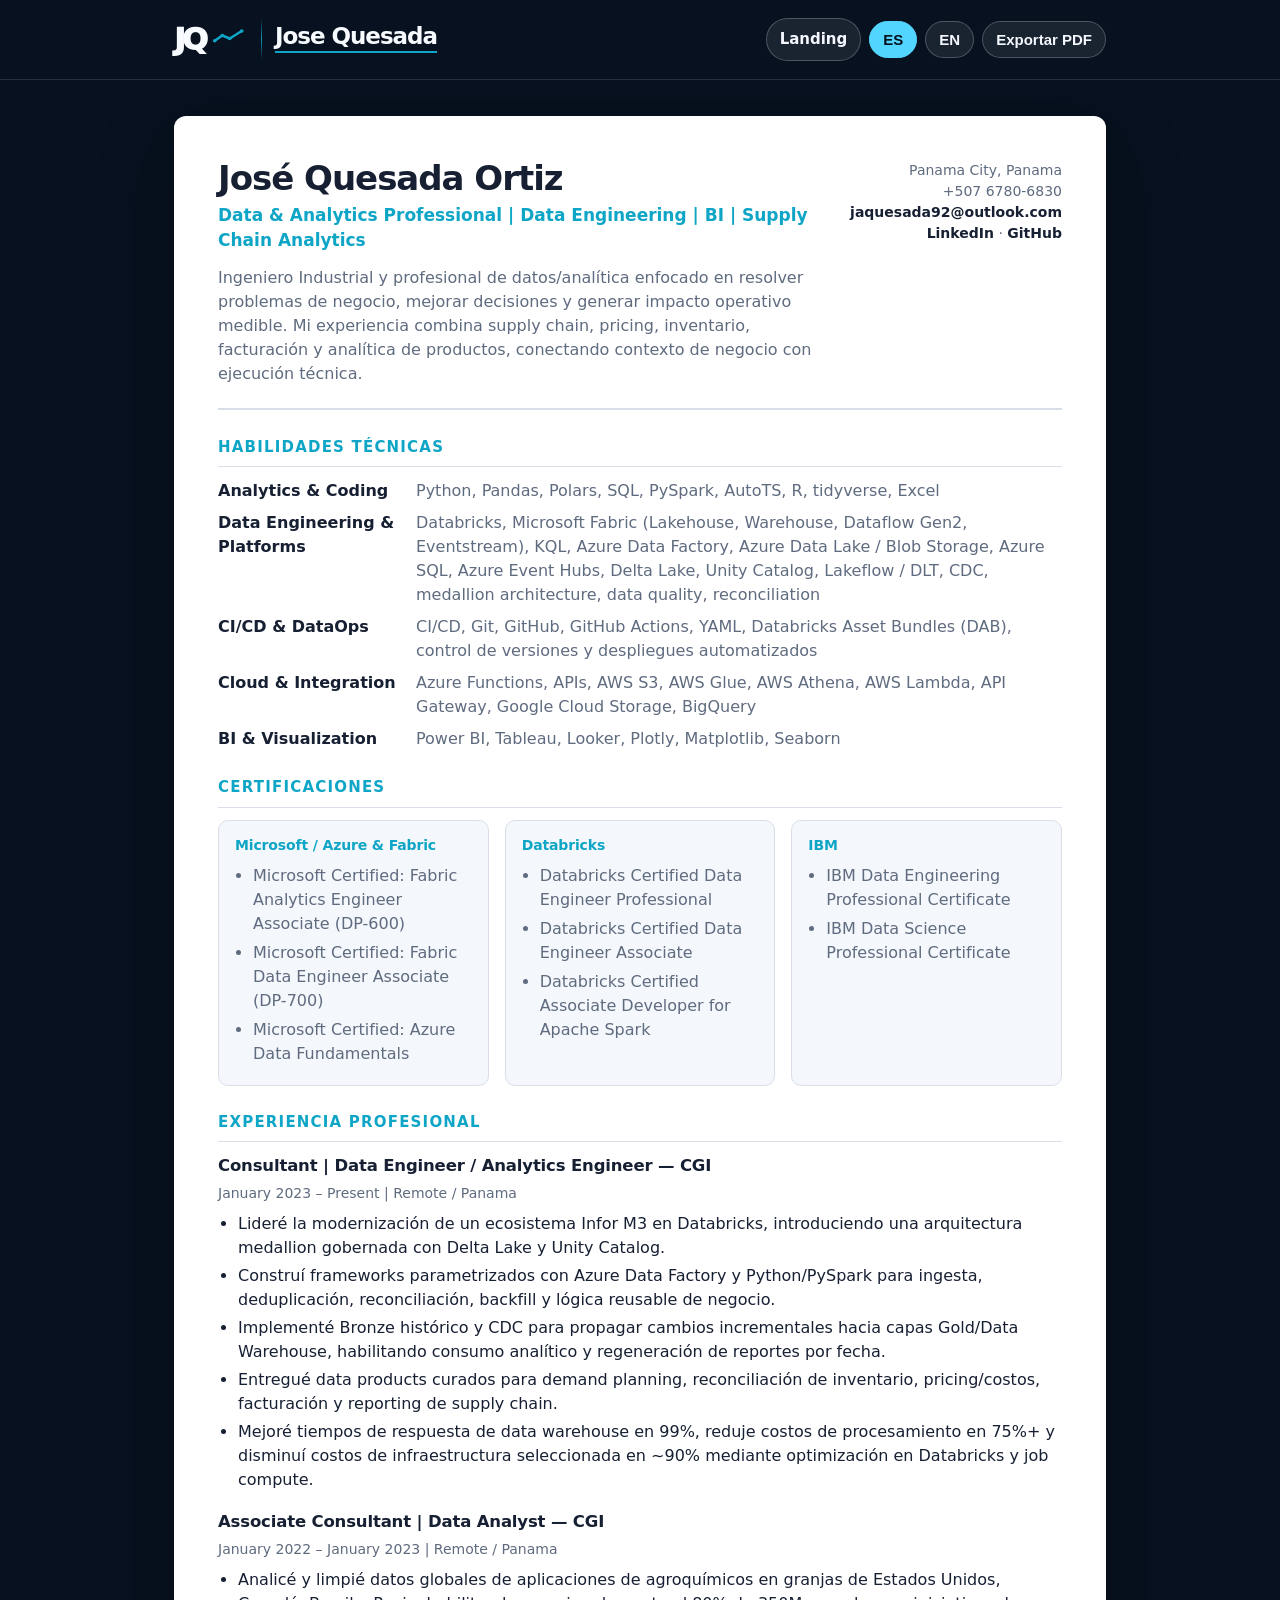
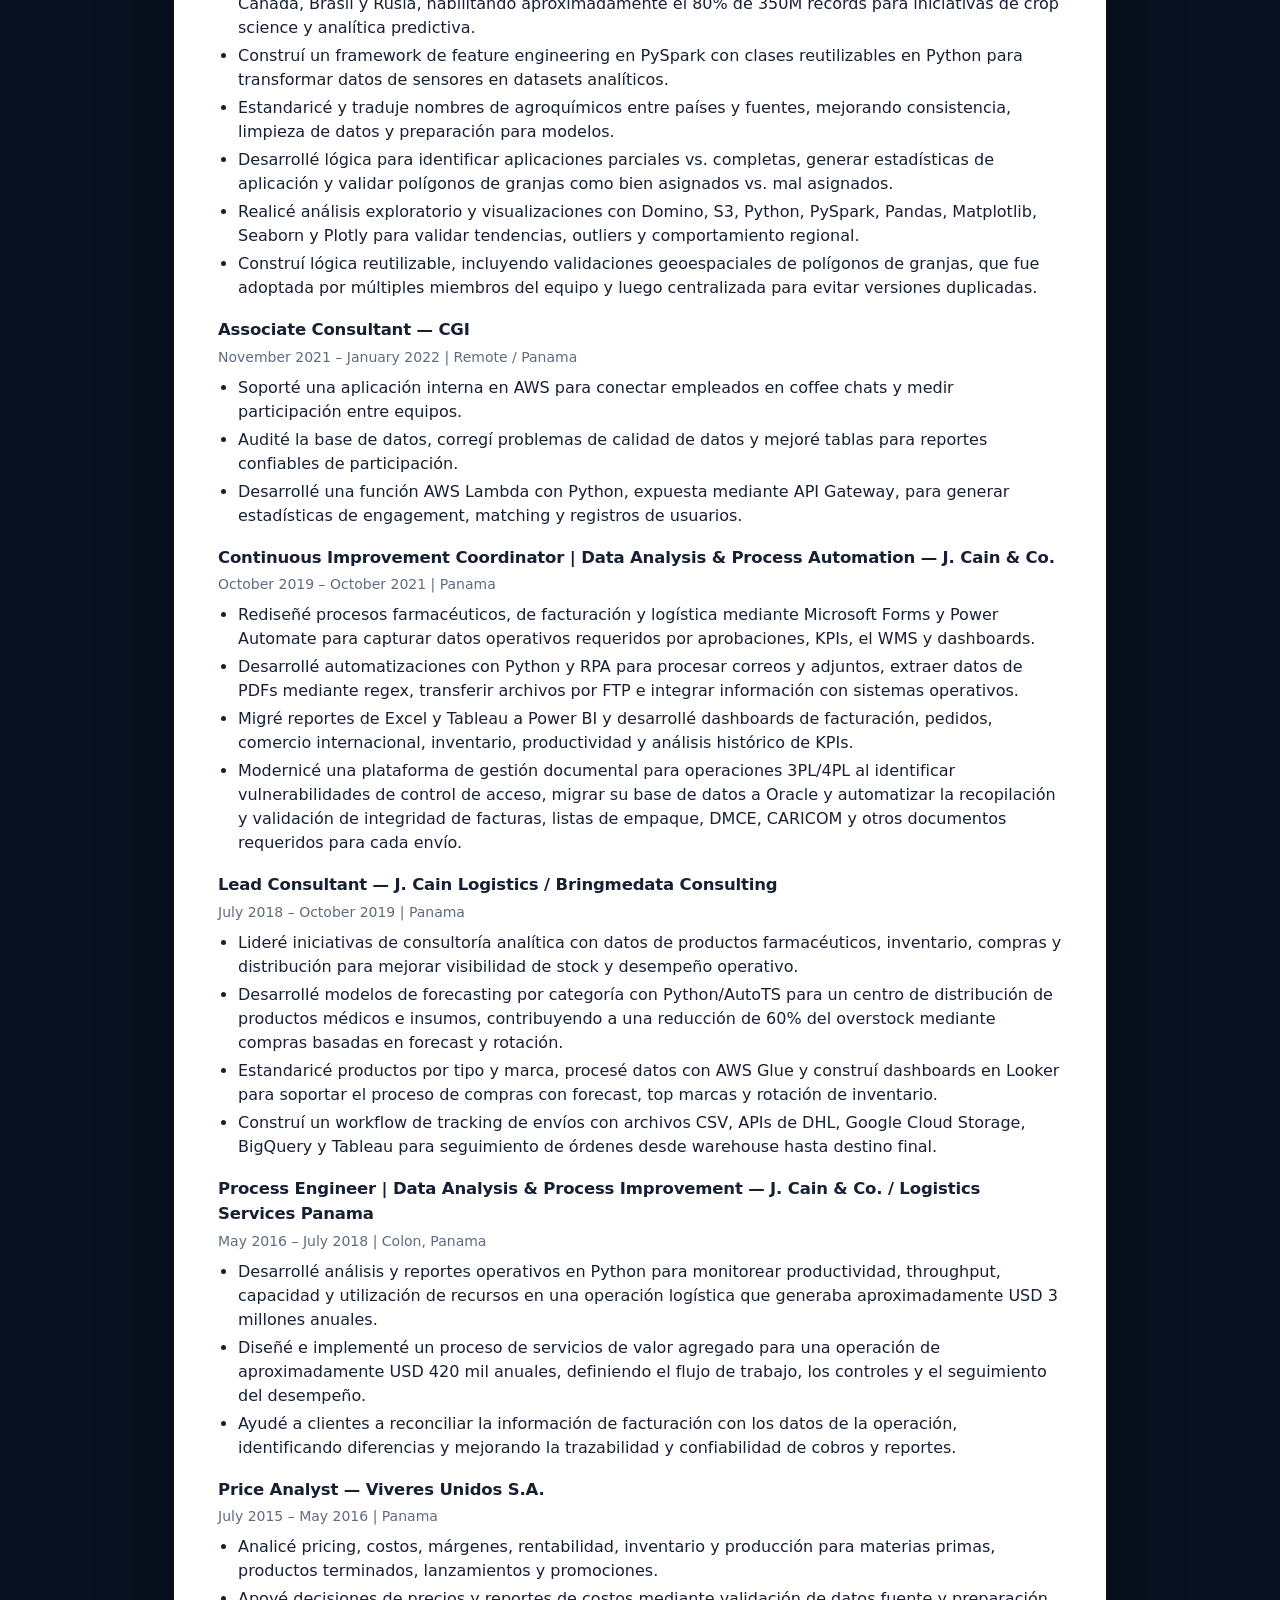
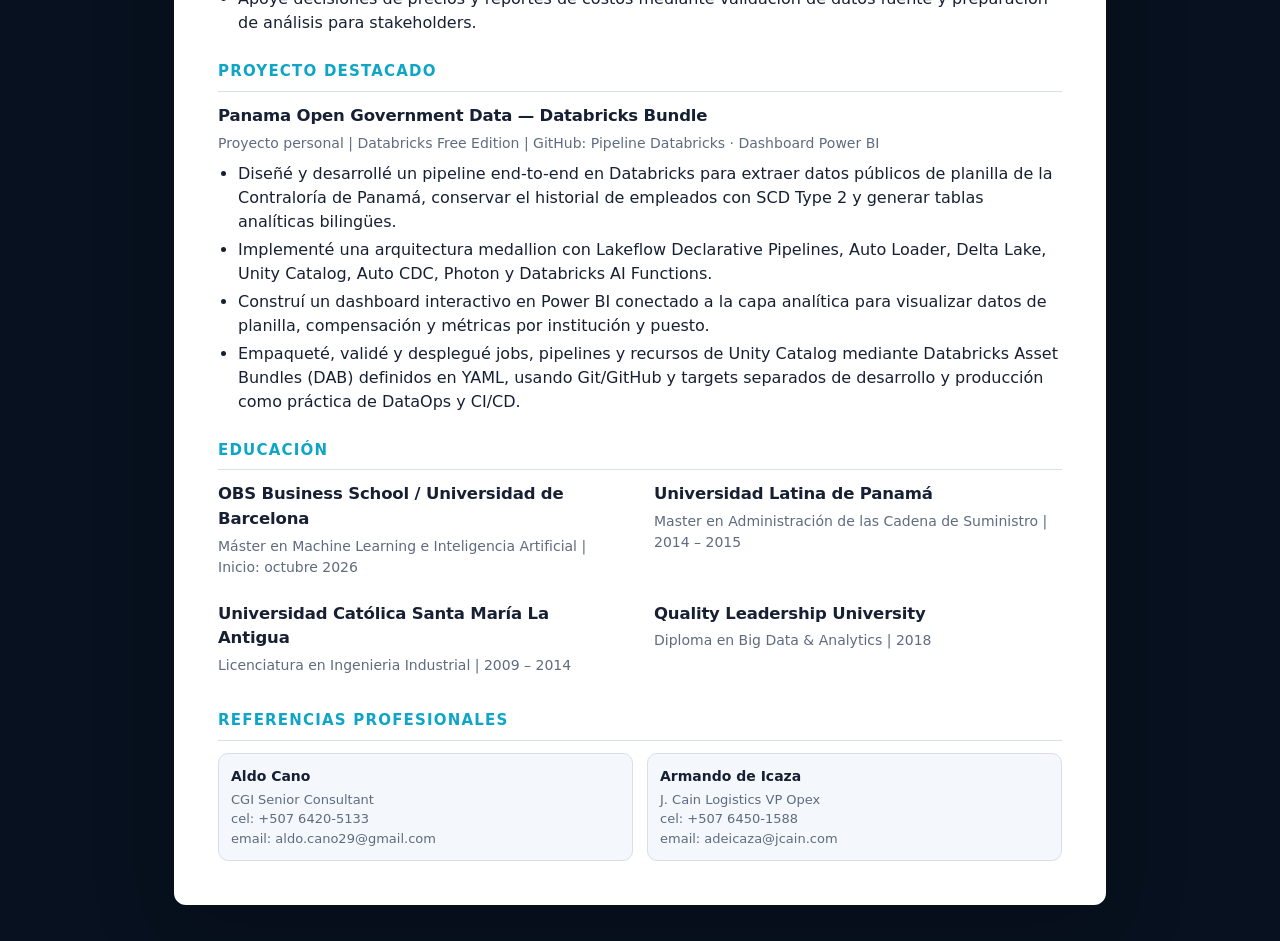
<file: cv.html>
<!DOCTYPE html>
<html lang="es">
<head>
  <meta charset="UTF-8" />
  <meta name="viewport" content="width=device-width, initial-scale=1.0" />
  <title>José Quesada Ortiz | CV</title>
  <meta name="description" content="CV bilingüe de José Quesada Ortiz: experiencia laboral, estudios, certificaciones y herramientas en data engineering, analytics, BI, supply chain e integración de sistemas." />
  <link rel="icon" type="image/svg+xml" href="assets/favicon.svg" />
  <style>
    :root {
      --bg: #07111f;
      --paper: #ffffff;
      --ink: #172033;
      --muted: #5f6b7f;
      --line: #d9dee8;
      --accent: #0ea5c6;
      --soft: #f4f7fb;
      --max: 980px;
    }

    * { box-sizing: border-box; }

    body {
      margin: 0;
      font-family: Inter, ui-sans-serif, system-ui, -apple-system, BlinkMacSystemFont, "Segoe UI", sans-serif;
      background: var(--bg);
      color: var(--ink);
      line-height: 1.5;
    }

    a { color: inherit; text-decoration: none; }

    .topbar {
      background: #07111f;
      color: #f5f8ff;
      border-bottom: 1px solid rgba(255,255,255,.12);
      position: sticky;
      top: 0;
      z-index: 10;
    }

    .topbar-inner {
      max-width: var(--max);
      margin: 0 auto;
      padding: 18px 24px;
      display: flex;
      justify-content: space-between;
      align-items: center;
      gap: 16px;
    }

.brand {
  display: inline-flex;
  align-items: center;
  gap: 13px;
  font-weight: 850;
  letter-spacing: -0.02em;
  min-width: 0;
  color: #f5f8ff;
  flex: 0 0 auto;
}

.brand-icon {
  position: relative;
  display: inline-flex;
  align-items: center;
  height: 42px;
  min-width: 74px;
  color: #f7fbff;
}

.brand-jq {
  font-size: 31px;
  line-height: 1;
  font-weight: 950;
  letter-spacing: -0.12em;
  color: #f7fbff;
}

.brand-chart {
  position: absolute;
  width: 34px;
  height: 18px;
  left: 38px;
  top: 10px;
  overflow: visible;
}

.brand-chart polyline {
  fill: none;
  stroke: var(--accent);
  stroke-width: 3.4;
  stroke-linecap: round;
  stroke-linejoin: round;
}

.brand-chart circle {
  fill: var(--accent);
}

.brand-divider {
  width: 1px;
  height: 42px;
  background: linear-gradient(to bottom, transparent, var(--accent), transparent);
  flex: 0 0 auto;
  opacity: .9;
}

.brand-name-inline {
  display: inline-block;
  max-width: none;
  color: #f7fbff;
  font-size: 23px;
  line-height: 1;
  font-weight: 850;
  letter-spacing: -0.045em;
  white-space: nowrap;
  padding-bottom: 3px;
  border-bottom: 2px solid var(--accent);
}

    .actions {
      display: flex;
      align-items: center;
      gap: 8px;
      flex-wrap: wrap;
      justify-content: flex-end;
    }

    button, .nav-btn {
      border: 1px solid rgba(255,255,255,.22);
      background: rgba(255,255,255,.08);
      color: #f5f8ff;
      border-radius: 999px;
      padding: 9px 13px;
      font-weight: 750;
      cursor: pointer;
      font-size: 15px;
    }

    button.active {
      background: #52d5ff;
      color: #06101e;
      border-color: #52d5ff;
    }

    .page {
      max-width: var(--max);
      margin: 36px auto;
      padding: 0 24px;
    }

    .paper {
      background: var(--paper);
      border-radius: 12px;
      box-shadow: 0 24px 80px rgba(0,0,0,.24);
      padding: 44px;
    }

    .cv-header {
      border-bottom: 2px solid var(--line);
      padding-bottom: 22px;
      margin-bottom: 26px;
      display: grid;
      grid-template-columns: 1fr auto;
      gap: 20px;
      align-items: start;
    }

    h1 {
      margin: 0 0 6px;
      font-size: 34px;
      line-height: 1.1;
      letter-spacing: -0.03em;
    }

    .headline {
      margin: 0 0 12px;
      color: var(--accent);
      font-weight: 750;
      font-size: 17px;
    }

    .summary {
      margin: 0;
      color: var(--muted);
      max-width: 720px;
    }

    .contact {
      text-align: right;
      font-size: 14px;
      color: var(--muted);
      white-space: nowrap;
    }

    .contact a {
      color: var(--ink);
      font-weight: 650;
    }

    section {
      margin-top: 25px;
    }

    h2 {
      margin: 0 0 12px;
      font-size: 15px;
      text-transform: uppercase;
      letter-spacing: .08em;
      color: var(--accent);
      border-bottom: 1px solid var(--line);
      padding-bottom: 8px;
    }

    h3 {
      margin: 0 0 4px;
      font-size: 16.5px;
      color: var(--ink);
      letter-spacing: -0.01em;
    }

    .role {
      margin-bottom: 18px;
      break-inside: avoid;
    }


    .meta {
      color: var(--muted);
      font-size: 14px;
      margin-bottom: 8px;
    }

    ul {
      margin: 8px 0 0;
      padding-left: 20px;
    }

    li {
      margin: 4px 0;
    }

    .skill-grid {
      display: grid;
      grid-template-columns: 180px 1fr;
      gap: 8px 18px;
      margin-top: 8px;
    }

    .skill-label {
      font-weight: 750;
      color: var(--ink);
    }

    .skill-value {
      color: var(--muted);
    }

    .grid {
      display: grid;
      grid-template-columns: repeat(2, minmax(0, 1fr));
      gap: 16px 28px;
    }

    .pill-list {
      display: flex;
      flex-wrap: wrap;
      gap: 8px;
      padding: 0;
      margin: 0;
      list-style: none;
    }

    .pill-list li {
      margin: 0;
      background: var(--soft);
      border: 1px solid var(--line);
      border-radius: 999px;
      padding: 6px 10px;
      font-size: 13px;
      color: #243047;
    }


.cert-columns {
  display: grid;
  grid-template-columns: repeat(3, minmax(0, 1fr));
  gap: 16px;
  margin-top: 12px;
}

.cert-group {
  background: var(--soft);
  border: 1px solid var(--line);
  border-radius: 10px;
  padding: 14px 16px;
  break-inside: avoid;
}

.cert-group h3 {
  margin: 0 0 8px;
  color: var(--accent);
  font-size: 14px;
  letter-spacing: -0.01em;
}

.cert-group ul {
  margin: 0;
  padding-left: 18px;
}

.cert-group li {
  margin: 5px 0;
  color: var(--muted);
}

@media (max-width: 780px) {
  .cert-columns {
    grid-template-columns: 1fr;
  }
}

@media print {
  .cert-columns {
    grid-template-columns: repeat(3, minmax(0, 1fr));
    gap: 10px;
  }

  .cert-group {
    padding: 9px 10px;
  }

  .cert-group h3 {
    font-size: 11.5px;
    margin-bottom: 5px;
  }

  .cert-group li {
    font-size: 10.5px;
    margin: 3px 0;
  }
}

    .lang-content { display: none; }
    .lang-content.active { display: block; }

    .refs {
      display: grid;
      grid-template-columns: repeat(2, minmax(0, 1fr));
      gap: 14px;
    }

    .ref-card {
      background: var(--soft);
      border: 1px solid var(--line);
      border-radius: 10px;
      padding: 12px;
      font-size: 13px;
      color: var(--muted);
    }

    .ref-card strong {
      display: block;
      color: var(--ink);
      font-size: 14px;
      margin-bottom: 3px;
    }

    @media (max-width: 780px) {
      .topbar-inner { align-items: flex-start; flex-direction: column; }
      .actions { justify-content: flex-start; }

.brand {
  gap: 9px;
}

.brand-icon {
  height: 36px;
  min-width: 64px;
}

.brand-jq {
  font-size: 27px;
}

.brand-chart {
  width: 29px;
  height: 16px;
  left: 33px;
  top: 9px;
}

.brand-divider {
  height: 34px;
}

.brand-name-inline {
  font-size: 20px;
}

      .paper { padding: 28px; }
      .cv-header { grid-template-columns: 1fr; }
      .contact { text-align: left; white-space: normal; }
      .grid, .refs { grid-template-columns: 1fr; }
      .skill-grid { grid-template-columns: 1fr; }
      h1 { font-size: 29px; }
    }

    @media print {
      body { background: #fff; }
      .topbar { display: none; }
      .page { max-width: 100%; margin: 0; padding: 0; }
      .paper {
        box-shadow: none;
        border-radius: 0;
        padding: 22px 28px;
      }
      section { margin-top: 18px; }
      h1 { font-size: 28px; }
      h2 { font-size: 12.5px; margin-bottom: 8px; }
      h3 { font-size: 14.5px; }
      .summary, body { font-size: 12px; }
      .meta, .contact, .pill-list li, .ref-card { font-size: 11px; }
      .pill-list li { padding: 3px 7px; }
      .role { margin-bottom: 11px; }
    }
/* PDF SPACE OPTIMIZATION
   Reduces large blank areas by allowing experience blocks to split safely. */
@page {
  size: A4 portrait;
  margin: 0;
}

@media print {
  html,
  body {
    width: 210mm !important;
    min-width: 210mm !important;
    max-width: 210mm !important;
    margin: 0 !important;
    padding: 0 !important;
    background: #ffffff !important;
    color: #172033 !important;
    overflow: visible !important;
    -webkit-print-color-adjust: exact !important;
    print-color-adjust: exact !important;
  }

  .topbar {
    display: none !important;
  }

  .page {
    width: 210mm !important;
    min-width: 210mm !important;
    max-width: 210mm !important;
    margin: 0 !important;
    padding: 0 !important;
    background: #ffffff !important;
  }

  .paper {
    width: 210mm !important;
    min-width: 210mm !important;
    max-width: 210mm !important;
    min-height: 297mm !important;
    margin: 0 !important;
    padding: 10mm 13mm !important;
    border-radius: 0 !important;
    box-shadow: none !important;
    background: #ffffff !important;
  }

  .lang-content:not(.active) {
    display: none !important;
  }

  .lang-content.active {
    display: block !important;
  }

  .cv-header {
    display: grid !important;
    grid-template-columns: minmax(0, 1fr) 45mm !important;
    gap: 10mm !important;
    align-items: start !important;
    padding-bottom: 5mm !important;
    margin-bottom: 6mm !important;
    border-bottom: 2px solid var(--line) !important;
    break-inside: avoid !important;
    page-break-inside: avoid !important;
  }

  .contact {
    text-align: right !important;
    white-space: normal !important;
    font-size: 9.8px !important;
    line-height: 1.28 !important;
    max-width: 45mm !important;
    justify-self: end !important;
  }

  h1 {
    font-size: 26px !important;
    line-height: 1.05 !important;
    margin: 0 0 3px !important;
  }

  .headline {
    font-size: 13.5px !important;
    line-height: 1.25 !important;
    margin: 0 0 6px !important;
  }

  .summary {
    font-size: 10.6px !important;
    line-height: 1.34 !important;
    max-width: none !important;
  }

  section {
    margin-top: 4.6mm !important;
    break-inside: auto !important;
    page-break-inside: auto !important;
  }

  h2 {
    font-size: 11.2px !important;
    margin: 0 0 2.7mm !important;
    padding-bottom: 1.5mm !important;
    letter-spacing: .08em !important;
    break-after: avoid !important;
    page-break-after: avoid !important;
  }

  h3 {
    font-size: 12.7px !important;
    line-height: 1.2 !important;
    margin: 0 0 1px !important;
  }

  .skill-grid {
    display: grid !important;
    grid-template-columns: 38mm minmax(0, 1fr) !important;
    gap: 1.4mm 5mm !important;
    width: 100% !important;
  }

  .skill-label,
  .skill-value {
    font-size: 9.9px !important;
    line-height: 1.28 !important;
  }

  .cert-columns {
    display: grid !important;
    grid-template-columns: repeat(3, minmax(0, 1fr)) !important;
    gap: 3mm !important;
    width: 100% !important;
    align-items: stretch !important;
    break-inside: avoid !important;
    page-break-inside: avoid !important;
  }

  .cert-group {
    padding: 2.5mm 3mm !important;
    border-radius: 2.5mm !important;
    border: 1px solid #d9dee8 !important;
    background: #f4f7fb !important;
    break-inside: avoid !important;
    page-break-inside: avoid !important;
  }

  .cert-group h3 {
    font-size: 10px !important;
    line-height: 1.15 !important;
    margin: 0 0 1.5mm !important;
    color: var(--accent) !important;
  }

  .cert-group ul {
    margin: 0 !important;
    padding-left: 3.6mm !important;
  }

  .cert-group li {
    font-size: 8.9px !important;
    line-height: 1.22 !important;
    margin: .8mm 0 !important;
    color: var(--muted) !important;
  }

  /* Key change: allow roles to split to prevent large blank areas. */
  .role {
    margin-bottom: 3mm !important;
    break-inside: auto !important;
    page-break-inside: auto !important;
  }

  .role h3,
  .role .meta {
    break-after: avoid !important;
    page-break-after: avoid !important;
  }

  .role ul {
    margin-top: 1.5mm !important;
    break-inside: auto !important;
    page-break-inside: auto !important;
  }

  .role li {
    font-size: 9.9px !important;
    line-height: 1.28 !important;
    margin: .75mm 0 !important;
    break-inside: avoid !important;
    page-break-inside: avoid !important;
  }

  .meta {
    font-size: 9.5px !important;
    line-height: 1.25 !important;
    margin-bottom: 1.2mm !important;
  }

  .grid,
  .refs {
    display: grid !important;
    grid-template-columns: repeat(2, minmax(0, 1fr)) !important;
    gap: 3.5mm 6mm !important;
  }

  .grid > div,
  .refs > div,
  .ref-card {
    break-inside: avoid !important;
    page-break-inside: avoid !important;
  }

  .ref-card {
    font-size: 9.3px !important;
    line-height: 1.25 !important;
    padding: 2.3mm !important;
  }

  ul {
    padding-left: 4.5mm !important;
  }

  a {
    color: inherit !important;
    text-decoration: none !important;
  }
}

  </style>
</head>
<body>
  <div class="topbar">
    <div class="topbar-inner">

<a class="brand" href="index.html?lang=es" aria-label="Jose Quesada home" data-home-link>
  <span class="brand-icon" aria-hidden="true">
    <span class="brand-jq">JQ</span>
    <svg class="brand-chart" viewBox="0 0 44 24" focusable="false" aria-hidden="true">
      <polyline points="3,17 13,10 23,14 39,4"></polyline>
      <circle cx="3" cy="17" r="2.4"></circle>
      <circle cx="13" cy="10" r="2.4"></circle>
      <circle cx="23" cy="14" r="2.4"></circle>
      <circle cx="39" cy="4" r="2.4"></circle>
    </svg>
  </span>
  <span class="brand-divider" aria-hidden="true"></span>
  <span class="brand-name-inline">Jose Quesada</span>
</a>
      <div class="actions">
        <a class="nav-btn" href="index.html" data-home-link>Landing</a>
        <button type="button" class="active" data-lang="es">ES</button>
        <button type="button" data-lang="en">EN</button>
        <button type="button" onclick="window.print()">Exportar PDF</button>
      </div>
    </div>
  </div>

  <main class="page">
    <article class="paper">

      <div class="lang-content active" data-lang-content="es">
        <header class="cv-header">
          <div>
            <h1>José Quesada Ortiz</h1>
            <p class="headline">Data & Analytics Professional | Data Engineering | BI | Supply Chain Analytics</p>
            <p class="summary">Ingeniero Industrial y profesional de datos/analítica enfocado en resolver problemas de negocio, mejorar decisiones y generar impacto operativo medible. Mi experiencia combina supply chain, pricing, inventario, facturación y analítica de productos, conectando contexto de negocio con ejecución técnica.</p>
          </div>
          <div class="contact">
            <div>Panama City, Panama</div>
            <div>+507 6780-6830</div>
            <div><a href="mailto:jaquesada92@outlook.com">jaquesada92@outlook.com</a></div>
            <div><a href="https://www.linkedin.com/in/jquesada92/">LinkedIn</a> · <a href="https://github.com/jquesada92">GitHub</a></div>
          </div>
        </header>

        <section>
          <h2>Habilidades técnicas</h2>
          <div class="skill-grid">
            <div class="skill-label">Analytics & Coding</div>
            <div class="skill-value">Python, Pandas, Polars, SQL, PySpark, AutoTS, R, tidyverse, Excel</div>
            <div class="skill-label">Data Engineering & Platforms</div>
            <div class="skill-value">Databricks, Microsoft Fabric (Lakehouse, Warehouse, Dataflow Gen2, Eventstream), KQL, Azure Data Factory, Azure Data Lake / Blob Storage, Azure SQL, Azure Event Hubs, Delta Lake, Unity Catalog, Lakeflow / DLT, CDC, medallion architecture, data quality, reconciliation</div>
            <div class="skill-label">CI/CD & DataOps</div>
            <div class="skill-value">CI/CD, Git, GitHub, GitHub Actions, YAML, Databricks Asset Bundles (DAB), control de versiones y despliegues automatizados</div>
            <div class="skill-label">Cloud & Integration</div>
            <div class="skill-value">Azure Functions, APIs, AWS S3, AWS Glue, AWS Athena, AWS Lambda, API Gateway, Google Cloud Storage, BigQuery</div>
            <div class="skill-label">BI & Visualization</div>
            <div class="skill-value">Power BI, Tableau, Looker, Plotly, Matplotlib, Seaborn</div>
          </div>
        </section>
<section>
  <h2>Certificaciones</h2>
  <div class="cert-columns">
    <div class="cert-group">
      <h3>Microsoft / Azure &amp; Fabric</h3>
      <ul>
        <li>Microsoft Certified: Fabric Analytics Engineer Associate (DP-600)</li>
        <li>Microsoft Certified: Fabric Data Engineer Associate (DP-700)</li>
        <li>Microsoft Certified: Azure Data Fundamentals</li>
      </ul>
    </div>
    <div class="cert-group">
      <h3>Databricks</h3>
      <ul>
        <li>Databricks Certified Data Engineer Professional</li>
        <li>Databricks Certified Data Engineer Associate</li>
        <li>Databricks Certified Associate Developer for Apache Spark</li>
      </ul>
    </div>
    <div class="cert-group">
      <h3>IBM</h3>
      <ul>
        <li>IBM Data Engineering Professional Certificate</li>
        <li>IBM Data Science Professional Certificate</li>
      </ul>
    </div>
  </div>
</section>
        <section>
  <h2>Experiencia profesional</h2>

  <div class="role">
    <h3>Consultant | Data Engineer / Analytics Engineer — CGI</h3>
    <div class="meta">January 2023 – Present | Remote / Panama</div>
    <ul>
  <li>Lideré la modernización de un ecosistema Infor M3 en Databricks, introduciendo una arquitectura medallion gobernada con Delta Lake y Unity Catalog.</li>
  <li>Construí frameworks parametrizados con Azure Data Factory y Python/PySpark para ingesta, deduplicación, reconciliación, backfill y lógica reusable de negocio.</li>
  <li>Implementé Bronze histórico y CDC para propagar cambios incrementales hacia capas Gold/Data Warehouse, habilitando consumo analítico y regeneración de reportes por fecha.</li>
  <li>Entregué data products curados para demand planning, reconciliación de inventario, pricing/costos, facturación y reporting de supply chain.</li>
  <li>Mejoré tiempos de respuesta de data warehouse en 99%, reduje costos de procesamiento en 75%+ y disminuí costos de infraestructura seleccionada en ~90% mediante optimización en Databricks y job compute.</li>
</ul>
  </div>

  <div class="role">
    <h3>Associate Consultant | Data Analyst — CGI</h3>
    <div class="meta">January 2022 – January 2023 | Remote / Panama</div>
    <ul>
      <li>Analicé y limpié datos globales de aplicaciones de agroquímicos en granjas de Estados Unidos, Canadá, Brasil y Rusia, habilitando aproximadamente el 80% de 350M records para iniciativas de crop science y analítica predictiva.</li>
      <li>Construí un framework de feature engineering en PySpark con clases reutilizables en Python para transformar datos de sensores en datasets analíticos.</li>
      <li>Estandaricé y traduje nombres de agroquímicos entre países y fuentes, mejorando consistencia, limpieza de datos y preparación para modelos.</li>
      <li>Desarrollé lógica para identificar aplicaciones parciales vs. completas, generar estadísticas de aplicación y validar polígonos de granjas como bien asignados vs. mal asignados.</li>
      <li>Realicé análisis exploratorio y visualizaciones con Domino, S3, Python, PySpark, Pandas, Matplotlib, Seaborn y Plotly para validar tendencias, outliers y comportamiento regional.</li>
              <li>Construí lógica reutilizable, incluyendo validaciones geoespaciales de polígonos de granjas, que fue adoptada por múltiples miembros del equipo y luego centralizada para evitar versiones duplicadas.</li>
    </ul>
  </div>

  <div class="role">
    <h3>Associate Consultant — CGI</h3>
    <div class="meta">November 2021 – January 2022 | Remote / Panama</div>
    <ul>
      <li>Soporté una aplicación interna en AWS para conectar empleados en coffee chats y medir participación entre equipos.</li>
      <li>Audité la base de datos, corregí problemas de calidad de datos y mejoré tablas para reportes confiables de participación.</li>
      <li>Desarrollé una función AWS Lambda con Python, expuesta mediante API Gateway, para generar estadísticas de engagement, matching y registros de usuarios.</li>
    </ul>
  </div>

  <div class="role">
    <h3>Continuous Improvement Coordinator | Data Analysis & Process Automation — J. Cain & Co.</h3>
    <div class="meta">October 2019 – October 2021 | Panama</div>
    <ul>
      <li>Rediseñé procesos farmacéuticos, de facturación y logística mediante Microsoft Forms y Power Automate para capturar datos operativos requeridos por aprobaciones, KPIs, el WMS y dashboards.</li>
      <li>Desarrollé automatizaciones con Python y RPA para procesar correos y adjuntos, extraer datos de PDFs mediante regex, transferir archivos por FTP e integrar información con sistemas operativos.</li>
      <li>Migré reportes de Excel y Tableau a Power BI y desarrollé dashboards de facturación, pedidos, comercio internacional, inventario, productividad y análisis histórico de KPIs.</li>
      <li>Modernicé una plataforma de gestión documental para operaciones 3PL/4PL al identificar vulnerabilidades de control de acceso, migrar su base de datos a Oracle y automatizar la recopilación y validación de integridad de facturas, listas de empaque, DMCE, CARICOM y otros documentos requeridos para cada envío.</li>
    </ul>
  </div>

  <div class="role">
    <h3>Lead Consultant — J. Cain Logistics / Bringmedata Consulting</h3>
    <div class="meta">July 2018 – October 2019 | Panama</div>
    <ul>
      <li>Lideré iniciativas de consultoría analítica con datos de productos farmacéuticos, inventario, compras y distribución para mejorar visibilidad de stock y desempeño operativo.</li>
      <li>Desarrollé modelos de forecasting por categoría con Python/AutoTS para un centro de distribución de productos médicos e insumos, contribuyendo a una reducción de 60% del overstock mediante compras basadas en forecast y rotación.</li>
      <li>Estandaricé productos por tipo y marca, procesé datos con AWS Glue y construí dashboards en Looker para soportar el proceso de compras con forecast, top marcas y rotación de inventario.
              </li>
              <li>Construí un workflow de tracking de envíos con archivos CSV, APIs de DHL, Google Cloud Storage, BigQuery y Tableau para seguimiento de órdenes desde warehouse hasta destino final.</li>
    </ul>
  </div>

  <div class="role">
    <h3>Process Engineer | Data Analysis & Process Improvement — J. Cain & Co. / Logistics Services Panama</h3>
    <div class="meta">May 2016 – July 2018 | Colon, Panama</div>
    <ul>
      <li>Desarrollé análisis y reportes operativos en Python para monitorear productividad, throughput, capacidad y utilización de recursos en una operación logística que generaba aproximadamente USD 3 millones anuales.</li>
      <li>Diseñé e implementé un proceso de servicios de valor agregado para una operación de aproximadamente USD 420 mil anuales, definiendo el flujo de trabajo, los controles y el seguimiento del desempeño.</li>
      <li>Ayudé a clientes a reconciliar la información de facturación con los datos de la operación, identificando diferencias y mejorando la trazabilidad y confiabilidad de cobros y reportes.</li>
    </ul>
  </div>

  <div class="role">
    <h3>Price Analyst — Viveres Unidos S.A.</h3>
    <div class="meta">July 2015 – May 2016 | Panama</div>
    <ul>
      <li>Analicé pricing, costos, márgenes, rentabilidad, inventario y producción para materias primas, productos terminados, lanzamientos y promociones.</li>
      <li>Apoyé decisiones de precios y reportes de costos mediante validación de datos fuente y preparación de análisis para stakeholders.</li>
    </ul>
  </div>
</section>

        <section>
          <h2>Proyecto destacado</h2>
          <div class="role">
            <h3>Panama Open Government Data — Databricks Bundle</h3>
            <div class="meta">Proyecto personal | Databricks Free Edition | GitHub: <a href="https://github.com/jquesada92/databricks-panama-open-data-bundle">Pipeline Databricks</a> · <a href="https://github.com/jquesada92/PBI-Contraloria">Dashboard Power BI</a></div>
            <ul>
              <li>Diseñé y desarrollé un pipeline end-to-end en Databricks para extraer datos públicos de planilla de la Contraloría de Panamá, conservar el historial de empleados con SCD Type 2 y generar tablas analíticas bilingües.</li>
              <li>Implementé una arquitectura medallion con Lakeflow Declarative Pipelines, Auto Loader, Delta Lake, Unity Catalog, Auto CDC, Photon y Databricks AI Functions.</li>
              <li>Construí un <a href="https://github.com/jquesada92/PBI-Contraloria">dashboard interactivo en Power BI</a> conectado a la capa analítica para visualizar datos de planilla, compensación y métricas por institución y puesto.</li>
              <li>Empaqueté, validé y desplegué jobs, pipelines y recursos de Unity Catalog mediante Databricks Asset Bundles (DAB) definidos en YAML, usando Git/GitHub y targets separados de desarrollo y producción como práctica de DataOps y CI/CD.</li>
            </ul>
          </div>
        </section>

        <section>
          <h2>Educación</h2>
          <div class="grid">
<div>
  <h3>OBS Business School / Universidad de Barcelona</h3>
  <div class="meta">Máster en Machine Learning e Inteligencia Artificial | Inicio: octubre 2026</div>
</div>
            <div>
              <h3>Universidad Latina de Panamá</h3>
              <div class="meta">Master en Administración de las Cadena de Suministro | 2014 – 2015</div>
            </div>
            <div>
              <h3>Universidad Católica Santa María La Antigua</h3>
              <div class="meta">Licenciatura en Ingenieria Industrial | 2009 – 2014</div>
            </div>
            <div>
              <h3>Quality Leadership University</h3>
              <div class="meta">Diploma en Big Data & Analytics | 2018</div>
            </div>
          </div>
        </section>

        <section>
          <h2>Referencias profesionales</h2>
          <div class="refs">
            <div class="ref-card"><strong>Aldo Cano</strong>CGI Senior Consultant<br>cel: +507 6420-5133<br>email: aldo.cano29@gmail.com</div>
            <div class="ref-card"><strong>Armando de Icaza</strong>J. Cain Logistics VP Opex<br>cel: +507 6450-1588<br>email: adeicaza@jcain.com</div>
          </div>
        </section>
      </div>

      <div class="lang-content" data-lang-content="en">
        <header class="cv-header">
          <div>
            <h1>José Quesada Ortiz</h1>
            <p class="headline">Data & Analytics Professional | Data Engineering | BI | Supply Chain Analytics</p>
            <p class="summary">Industrial Engineer and data/analytics professional focused on solving business problems, improving decisions and supporting measurable operational impact. My experience combines supply chain, pricing, inventory, invoice and product analytics, connecting business context with strong technical execution.</p>
          </div>
          <div class="contact">
            <div>Panama City, Panama</div>
            <div>+507 6780-6830</div>
            <div><a href="mailto:jaquesada92@outlook.com">jaquesada92@outlook.com</a></div>
            <div><a href="https://www.linkedin.com/in/jquesada92/">LinkedIn</a> · <a href="https://github.com/jquesada92">GitHub</a></div>
          </div>
        </header>

        <section>
          <h2>Technical skills</h2>
          <div class="skill-grid">
            <div class="skill-label">Analytics & Coding</div>
            <div class="skill-value">Python, Pandas, Polars, SQL, PySpark, AutoTS, R, tidyverse, Excel</div>
            <div class="skill-label">Data Engineering & Platforms</div>
            <div class="skill-value">Databricks, Microsoft Fabric (Lakehouse, Warehouse, Dataflow Gen2, Eventstream), KQL, Azure Data Factory, Azure Data Lake / Blob Storage, Azure SQL, Azure Event Hubs, Delta Lake, Unity Catalog, Lakeflow / DLT, CDC, medallion architecture, data quality, reconciliation</div>
            <div class="skill-label">CI/CD & DataOps</div>
            <div class="skill-value">CI/CD, Git, GitHub, GitHub Actions, YAML, Databricks Asset Bundles (DAB), version control and automated deployments</div>
            <div class="skill-label">Cloud & Integration</div>
            <div class="skill-value">Azure Functions, APIs, AWS S3, AWS Glue, AWS Athena, AWS Lambda, API Gateway, Google Cloud Storage, BigQuery</div>
            <div class="skill-label">BI & Visualization</div>
            <div class="skill-value">Power BI, Tableau, Looker, Plotly, Matplotlib, Seaborn</div>
          </div>
        </section>
<section>
  <h2>Certifications</h2>
  <div class="cert-columns">
    <div class="cert-group">
      <h3>Microsoft / Azure &amp; Fabric</h3>
      <ul>
        <li>Microsoft Certified: Fabric Analytics Engineer Associate (DP-600)</li>
        <li>Microsoft Certified: Fabric Data Engineer Associate (DP-700)</li>
        <li>Microsoft Certified: Azure Data Fundamentals</li>
      </ul>
    </div>
    <div class="cert-group">
      <h3>Databricks</h3>
      <ul>
        <li>Databricks Certified Data Engineer Professional</li>
        <li>Databricks Certified Data Engineer Associate</li>
        <li>Databricks Certified Associate Developer for Apache Spark</li>
      </ul>
    </div>
    <div class="cert-group">
      <h3>IBM</h3>
      <ul>
        <li>IBM Data Engineering Professional Certificate</li>
        <li>IBM Data Science Professional Certificate</li>
      </ul>
    </div>
  </div>
</section>
        <section>
  <h2>Professional experience</h2>

  <div class="role">
    <h3>Consultant | Data Engineer / Analytics Engineer — CGI</h3>
    <div class="meta">January 2023 – Present | Remote / Panama</div>
    <ul>
  <li>Led the modernization of an Infor M3 data ecosystem on Databricks, introducing a governed medallion architecture with Delta Lake and Unity Catalog.</li>
  <li>Built configuration-driven Azure Data Factory and Python/PySpark frameworks for ingestion, deduplication, reconciliation, backfill and reusable business-rule logic.</li>
  <li>Implemented historical Bronze storage and CDC to propagate incremental changes into Gold/Data Warehouse layers, enabling analytical consumption and report regeneration by date.</li>
  <li>Delivered curated data products for demand planning, inventory reconciliation, pricing/cost enrichment, invoicing and supply chain reporting.</li>
  <li>Improved data warehouse response times by 99%, reduced processing costs by 75%+ and cut selected infrastructure costs by ~90% through Databricks optimization and job compute patterns.</li>
</ul>
  </div>

  <div class="role">
    <h3>Associate Consultant | Data Analyst — CGI</h3>
    <div class="meta">January 2022 – January 2023 | Remote / Panama</div>
    <ul>
      <li>Analyzed and cleaned global agrochemical application data from farms across the United States, Canada, Brazil and Russia, enabling approximately 80% of 350M records for crop science and predictive analytics initiatives.</li>
      <li>Built a PySpark feature engineering framework with reusable Python classes to transform sensor data into analytics-ready datasets.</li>
      <li>Standardized and translated agrochemical product names across countries and sources, improving consistency, data cleaning and model readiness.</li>
      <li>Developed logic to identify partial vs. complete applications, generate application-level statistics and validate farm polygons as correctly assigned vs. incorrectly assigned.</li>
      <li>Created exploratory analysis and visualizations with Domino, S3, Python, PySpark, Pandas, Matplotlib, Seaborn and Plotly to validate trends, outliers and regional behavior.</li>
              <li>Built reusable logic, including geospatial validation of farm polygons, that was adopted by multiple team members and later centralized to avoid duplicated versions.</li>
    </ul>
  </div>

  <div class="role">
    <h3>Associate Consultant — CGI</h3>
    <div class="meta">November 2021 – January 2022 | Remote / Panama</div>
    <ul>
      <li>Supported an internal AWS application used to match employees for coffee chats and measure cross-team participation.</li>
      <li>Audited the database, corrected data quality issues and improved tables for reliable participation reporting.</li>
      <li>Developed a Python AWS Lambda function, exposed through API Gateway, to generate engagement, matching and user registration statistics.</li>
    </ul>
  </div>

  <div class="role">
    <h3>Continuous Improvement Coordinator | Data Analysis & Process Automation — J. Cain & Co.</h3>
    <div class="meta">October 2019 – October 2021 | Panama</div>
    <ul>
      <li>Redesigned pharmaceutical, billing and logistics processes using Microsoft Forms and Power Automate to capture operational data for approvals, KPIs, WMS requirements and dashboards.</li>
      <li>Built Python and RPA automations to process emails and attachments, extract PDF data using regex, transfer files via FTP and integrate information with operational systems.</li>
      <li>Migrated Excel and Tableau reports to Power BI and developed dashboards for billing, orders, international trade, inventory, productivity and historical KPI analysis.</li>
      <li>Modernized a 3PL/4PL document management platform by identifying access-control weaknesses, migrating its database to Oracle and automating the collection and completeness validation of invoices, packing lists, DMCE, CARICOM and other required shipment documents.</li>
    </ul>
  </div>

  <div class="role">
    <h3>Lead Consultant — J. Cain Logistics / Bringmedata Consulting</h3>
    <div class="meta">July 2018 – October 2019 | Panama</div>
    <ul>
      <li>Led analytics consulting initiatives using pharmaceutical product, inventory, purchasing and distribution data to improve stock visibility and operational performance.</li>
      <li>Developed category-level forecasting models with Python/AutoTS for a medical products and supplies distribution center, contributing to a 60% reduction in overstock through forecast- and rotation-based purchasing.</li>
      <li>Standardized products by type and brand, processed data with AWS Glue and built Looker dashboards to support the purchasing process with forecasts, top brands and inventory rotation.
              </li>
              <li>Built a shipment tracking workflow using CSV files, DHL APIs, Google Cloud Storage, BigQuery and Tableau to follow orders from warehouse to final destination.</li>
    </ul>
  </div>

  <div class="role">
    <h3>Process Engineer | Data Analysis & Process Improvement — J. Cain & Co. / Logistics Services Panama</h3>
    <div class="meta">May 2016 – July 2018 | Colon, Panama</div>
    <ul>
      <li>Developed Python-based analyses and operational reports to monitor productivity, throughput, capacity and resource utilization for a logistics operation generating approximately USD 3 million in annual revenue.</li>
      <li>Designed and implemented a value-added services process for an operation worth approximately USD 420,000 annually, defining its workflow, controls and performance tracking.</li>
      <li>Helped clients reconcile billing information with operational data, identifying discrepancies and improving the traceability and reliability of charges and reporting.</li>
    </ul>
  </div>

  <div class="role">
    <h3>Price Analyst — Viveres Unidos S.A.</h3>
    <div class="meta">July 2015 – May 2016 | Panama</div>
    <ul>
      <li>Analyzed pricing, cost, margin, profitability, inventory and production data for raw materials, finished products, new product launches and promotions.</li>
      <li>Supported pricing decisions and cost reporting by validating source data and preparing business analysis for stakeholders.</li>
    </ul>
  </div>
</section>

        <section>
          <h2>Featured project</h2>
          <div class="role">
            <h3>Panama Open Government Data — Databricks Bundle</h3>
            <div class="meta">Personal project | Databricks Free Edition | GitHub: <a href="https://github.com/jquesada92/databricks-panama-open-data-bundle">Databricks pipeline</a> · <a href="https://github.com/jquesada92/PBI-Contraloria">Power BI dashboard</a></div>
            <ul>
              <li>Designed and developed an end-to-end Databricks pipeline to extract public payroll data from Panama's Office of the Comptroller General, preserve employee history with SCD Type 2 and produce bilingual analytics-ready tables.</li>
              <li>Implemented a medallion architecture with Lakeflow Declarative Pipelines, Auto Loader, Delta Lake, Unity Catalog, Auto CDC, Photon and Databricks AI Functions.</li>
              <li>Built an <a href="https://github.com/jquesada92/PBI-Contraloria">interactive Power BI dashboard</a> connected to the analytical layer to visualize payroll, compensation, and institution- and position-level metrics.</li>
              <li>Packaged, validated and deployed jobs, pipelines and Unity Catalog resources through YAML-defined Databricks Asset Bundles (DAB), using Git/GitHub and separate development and production targets as a DataOps and CI/CD practice.</li>
            </ul>
          </div>
        </section>

        <section>
          <h2>Education</h2>
          <div class="grid">
<div>
  <h3>OBS Business School / University of Barcelona</h3>
  <div class="meta">Master in Machine Learning and Artificial Intelligence | Start: October 2026</div>
</div>
            <div>
              <h3>Universidad Latina de Panamá</h3>
              <div class="meta">Master’s degree, Logistics, Materials, and Supply Chain Management | 2014 – 2015</div>
            </div>
            <div>
              <h3>Universidad Católica Santa María La Antigua</h3>
              <div class="meta">Engineer’s degree, Industrial Engineer | 2009 – 2014</div>
            </div>
            <div>
              <h3>Quality Leadership University</h3>
              <div class="meta">Diploma, Big Data & Analytics | 2018</div>
            </div>
          </div>
        </section>

        <section>
          <h2>Professional references</h2>
          <div class="refs">
            <div class="ref-card"><strong>Aldo Cano</strong>CGI Senior Consultant<br>cel: +507 6420-5133<br>email: aldo.cano29@gmail.com</div>
            <div class="ref-card"><strong>Armando de Icaza</strong>J. Cain Logistics VP Opex<br>cel: +507 6450-1588<br>email: adeicaza@jcain.com</div>
          </div>
        </section>
      </div>

    </article>
  </main>

  <script>
  (function () {
    const buttons = document.querySelectorAll('[data-lang]');
    const contents = document.querySelectorAll('[data-lang-content]');

    function normalizeLang(lang) {
      return lang === 'en' ? 'en' : 'es';
    }

    function setLang(lang) {
      lang = normalizeLang(lang);

      buttons.forEach(btn => btn.classList.toggle('active', btn.getAttribute('data-lang') === lang));
      contents.forEach(section => section.classList.toggle('active', section.getAttribute('data-lang-content') === lang));
      document.documentElement.lang = lang;

      document.querySelectorAll('a[data-home-link], a[href^="index.html"]').forEach(link => {
        link.setAttribute('href', 'index.html?lang=' + lang);
      });

      try {
        localStorage.setItem('preferredLanguage', lang);
      } catch (e) {}
    }

    function initialLanguage() {
      const params = new URLSearchParams(window.location.search);
      const urlLang = params.get('lang');
      if (urlLang === 'en' || urlLang === 'es') return urlLang;

      try {
        const saved = localStorage.getItem('preferredLanguage');
        if (saved === 'en' || saved === 'es') return saved;
      } catch (e) {}

      return 'es';
    }

    buttons.forEach(button => {
      button.addEventListener('click', () => setLang(button.getAttribute('data-lang')));
    });

    setLang(initialLanguage());
  })();
</script>
<script>
  window.addEventListener('beforeprint', function () {
    document.body.classList.add('printing-cv');
  });
  window.addEventListener('afterprint', function () {
    document.body.classList.remove('printing-cv');
  });
</script>
</body>
</html>
</file>
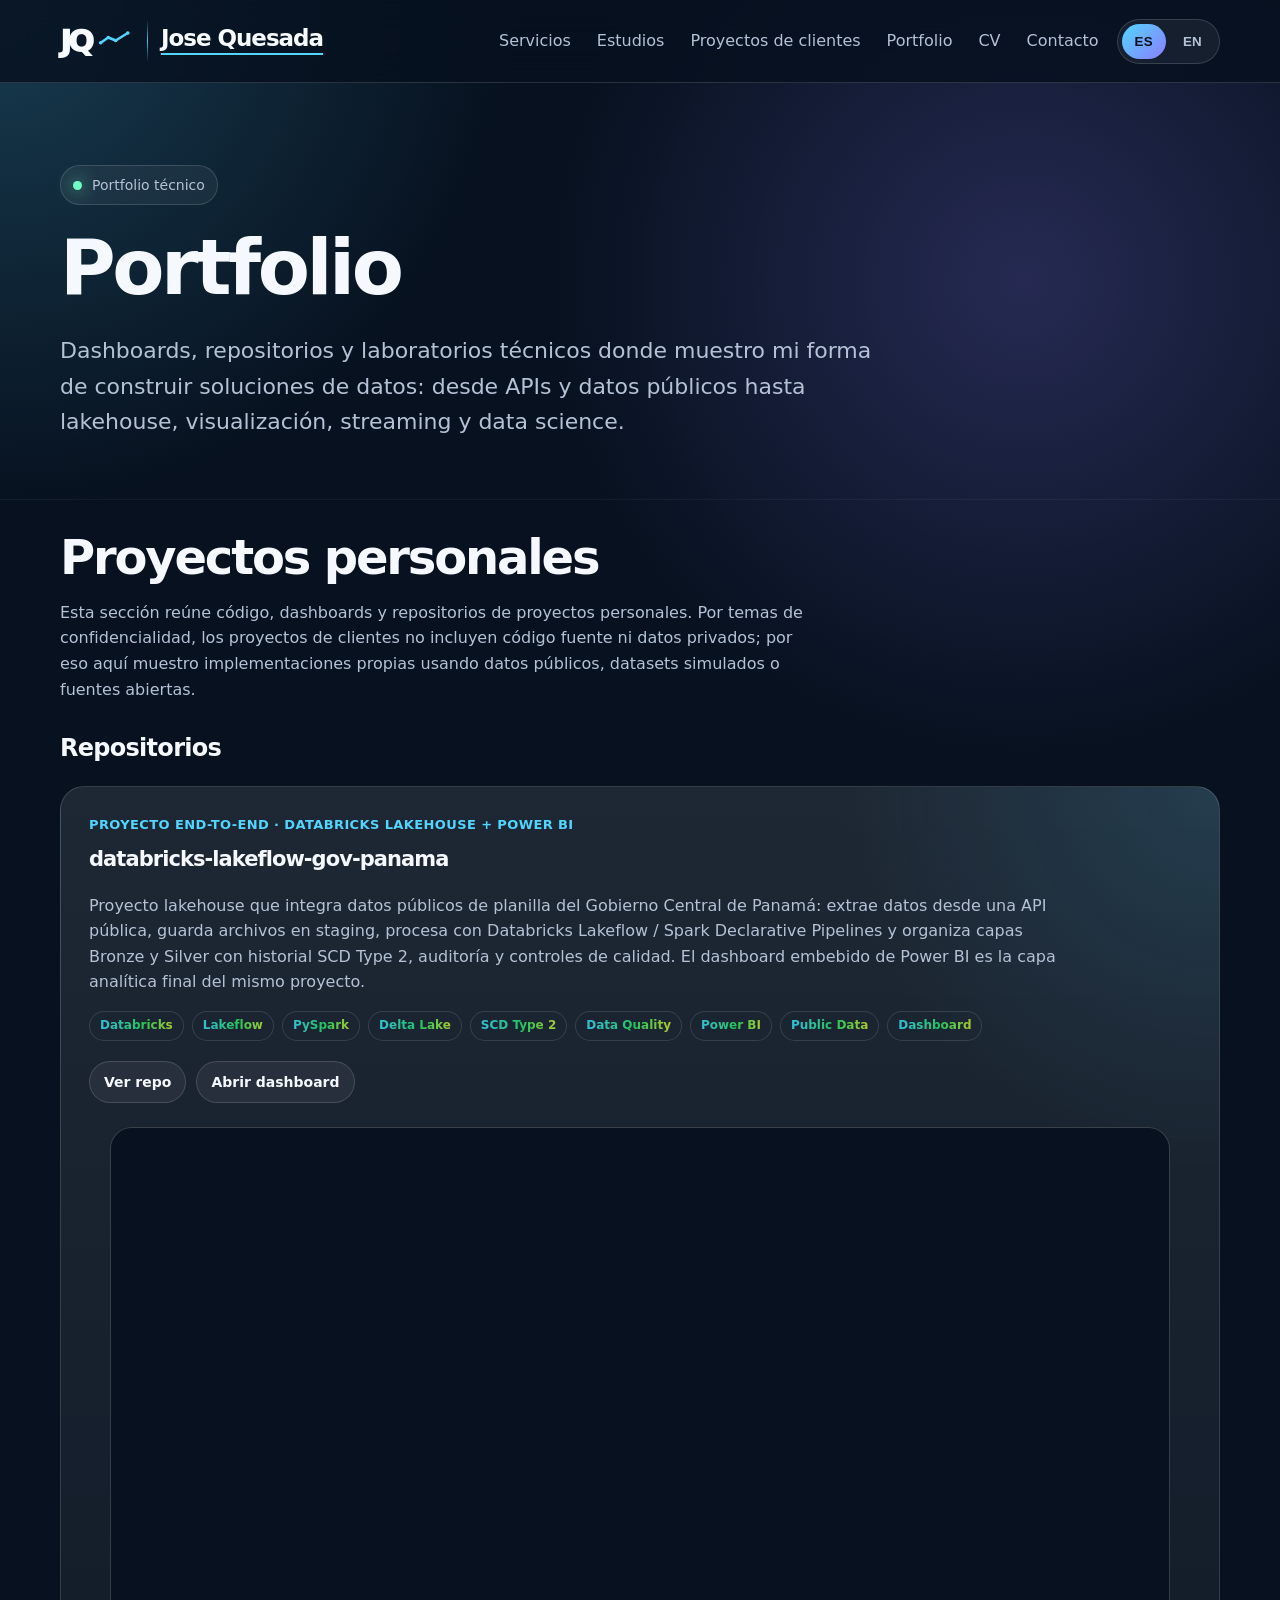
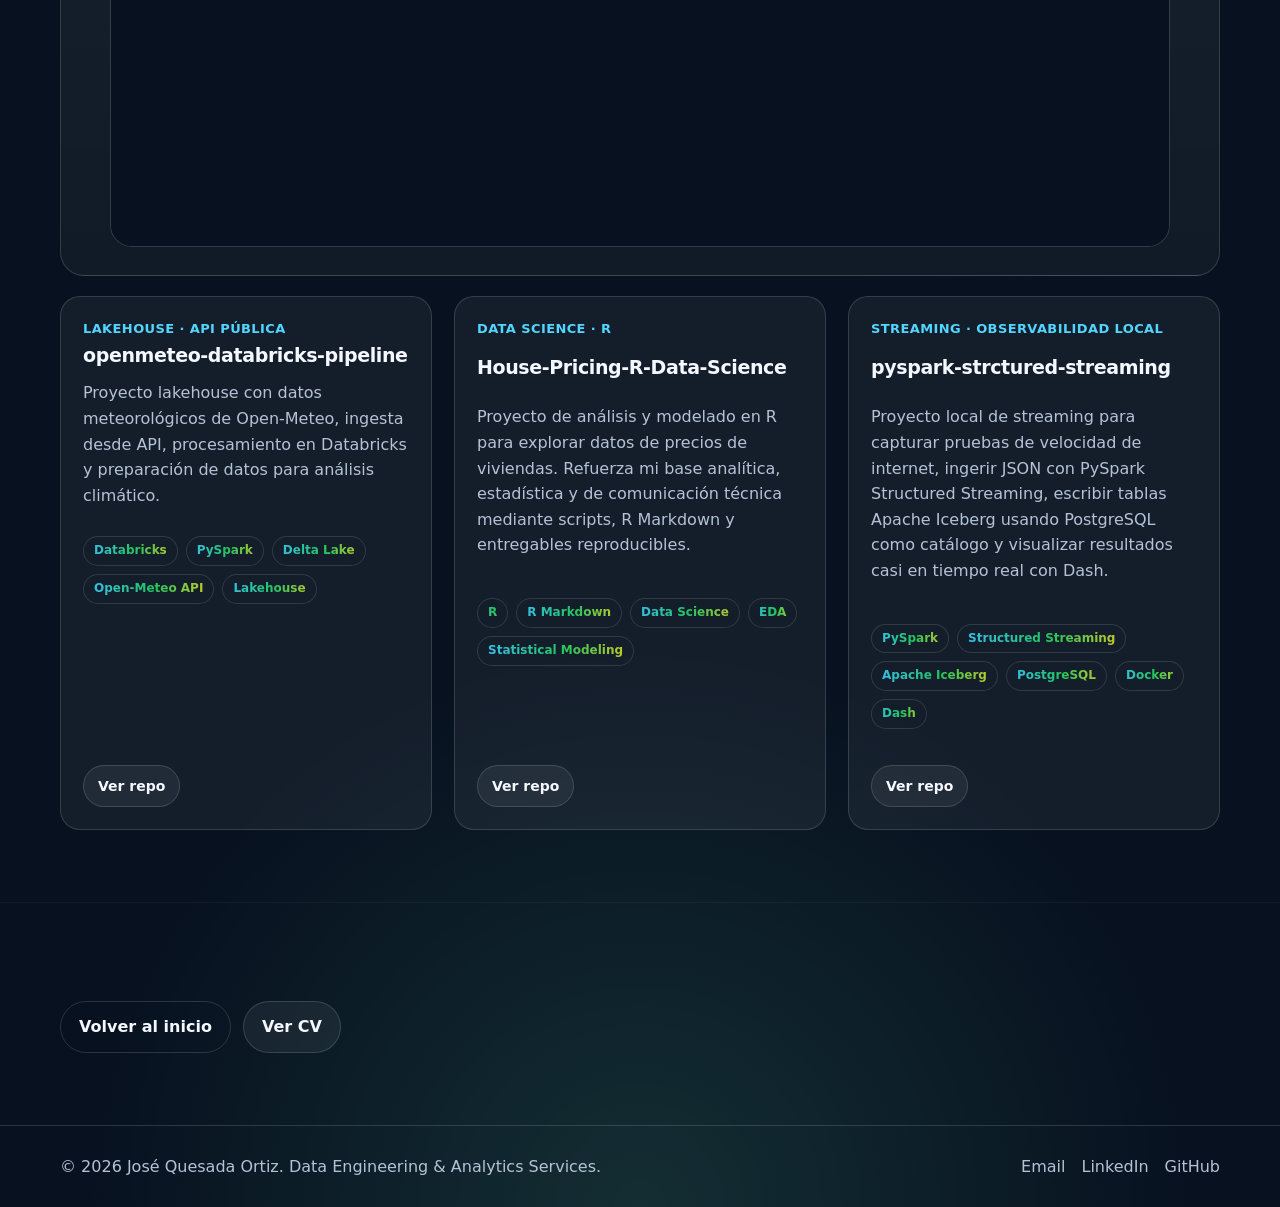
<file: personal-projects.html>
<!doctype html>
<html lang="es">
<head>
  <meta charset="utf-8">
  <meta name="viewport" content="width=device-width, initial-scale=1">
  <title>Redirecting to Portfolio</title>
  <script>
    const params = new URLSearchParams(window.location.search);
    const lang = params.get('lang') === 'en' ? 'en' : 'es';
    window.location.replace('portfolio.html?lang=' + lang);
  </script>
  <meta http-equiv="refresh" content="0; url=portfolio.html">
</head>
<body>
  <p>Redirecting to <a href="portfolio.html">Portfolio</a>...</p>
</body>
</html>
</file>
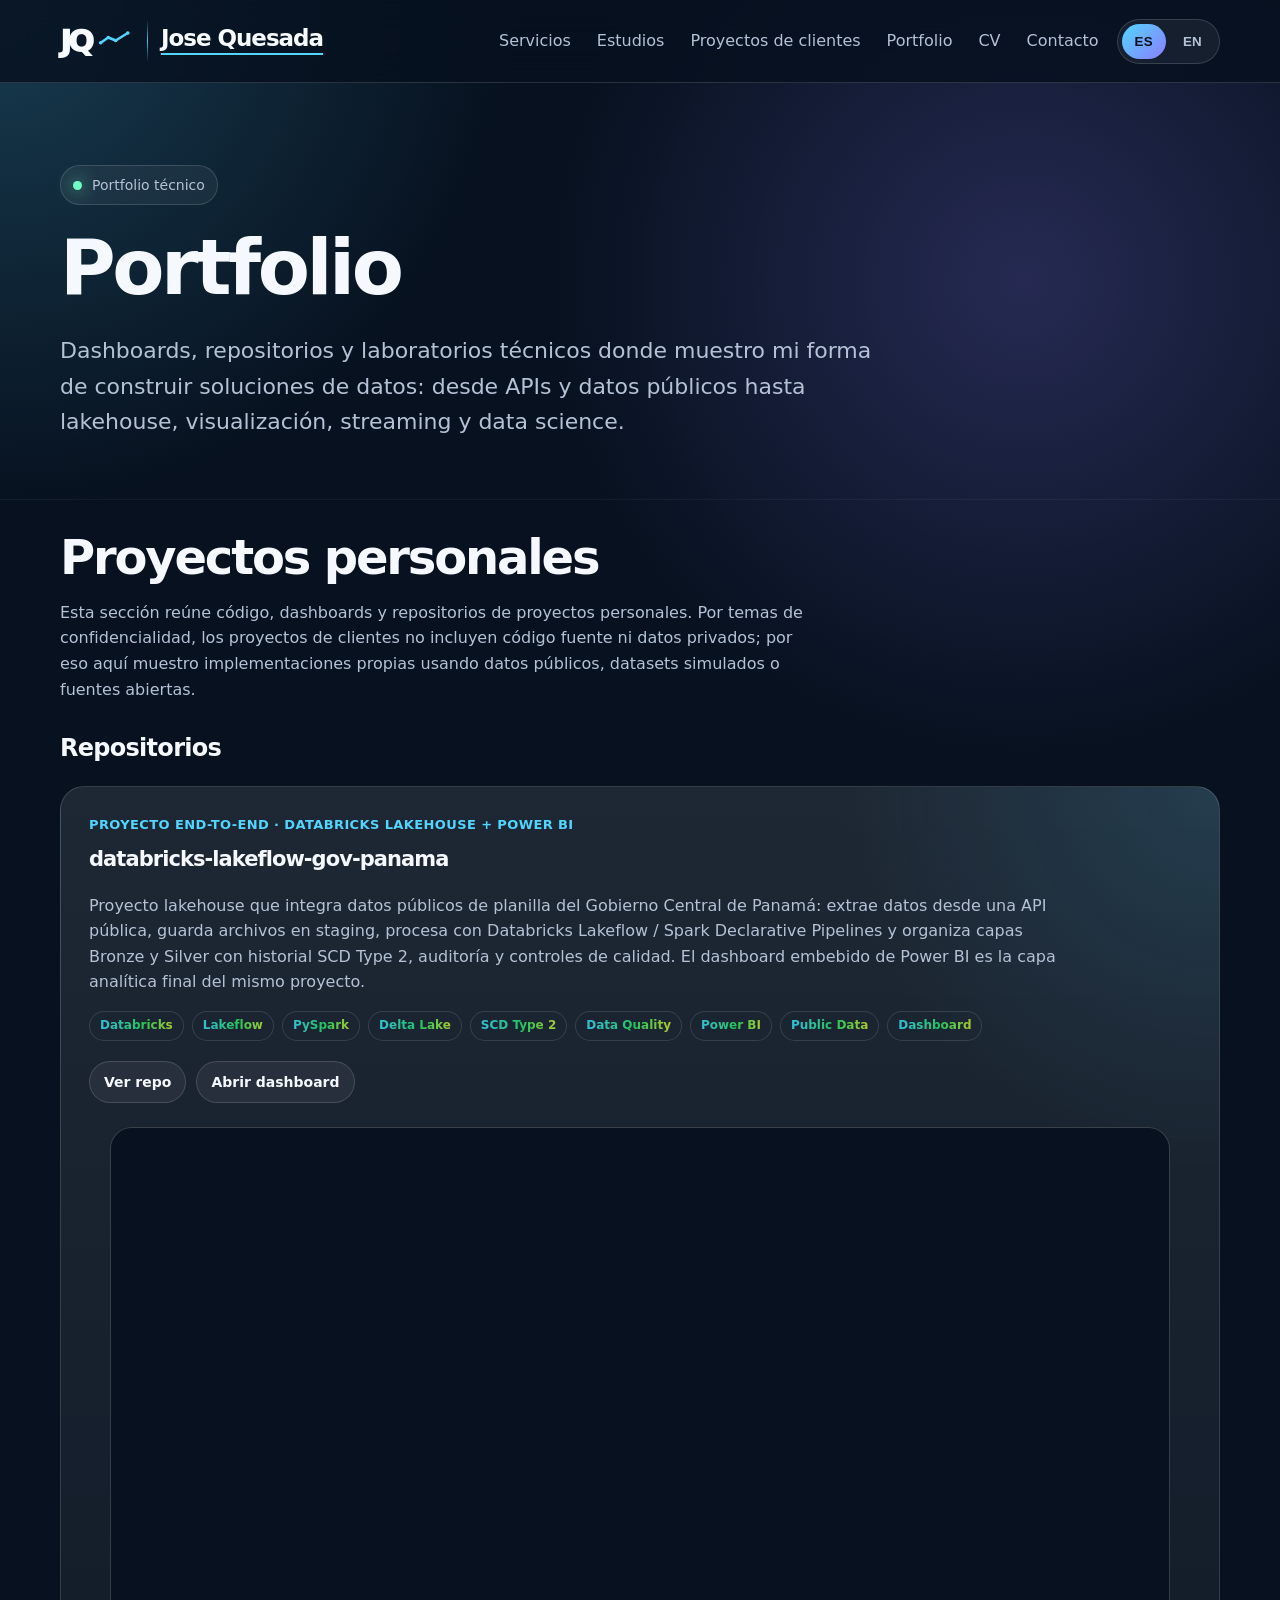
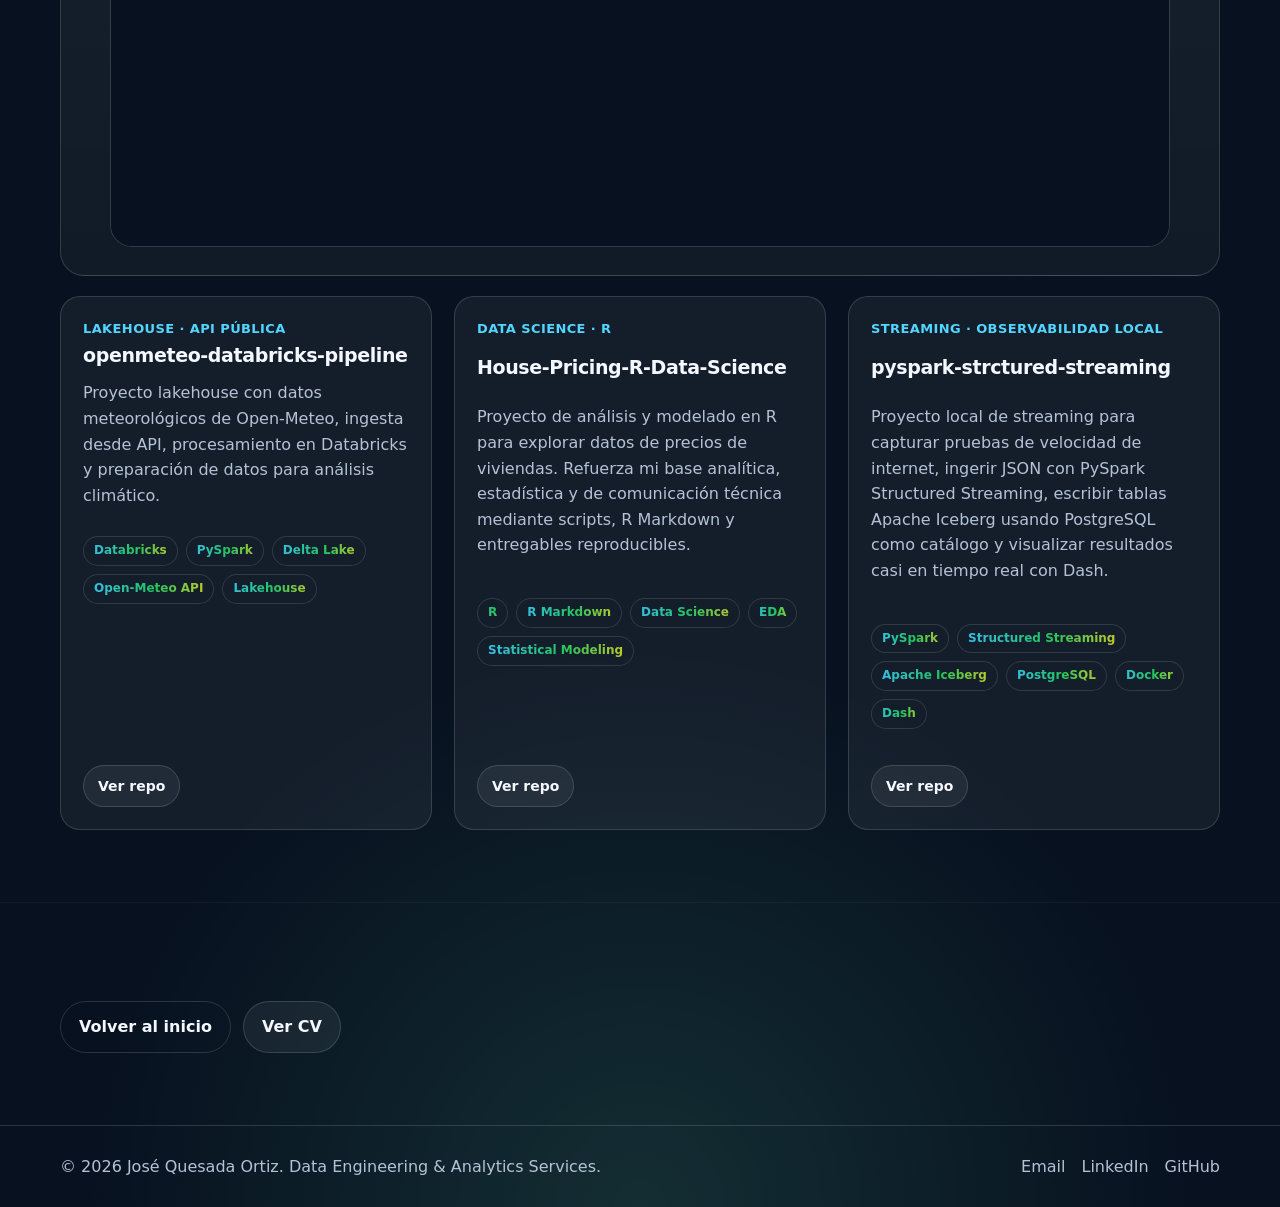
<file: portfolio.html>
<!DOCTYPE html>

<html lang="es">
<head>
<meta charset="utf-8"/>
<meta content="width=device-width, initial-scale=1.0" name="viewport"/>
<title>José Quesada Ortiz | Data Engineering &amp; Analytics Services</title>
<meta content="Bilingual landing page for José Quesada Ortiz. Data architecture consulting, data ingestion and integration, ETL/ELT pipelines, SQL, pandas, Polars, medallion architecture, data warehouse implementation, data analysis, analytics engineering, dashboards, Databricks, Azure, Microsoft Fabric, Power BI, Power Automate, WMS, ERP, web scraping, spreadsheets, forms, APIs, curated GitHub projects, embedded analytics dashboards and a professional data platform modernization success case." name="description"/>
<meta content="José Quesada Ortiz" name="author"/>
<link href="assets/favicon.svg" rel="icon" type="image/svg+xml"/>
<style>
    :root {
      --bg: #07111f;
      --bg-soft: #0d1b2f;
      --bg-softer: #102039;
      --card: rgba(255,255,255,0.075);
      --card-strong: rgba(255,255,255,0.115);
      --text: #f5f8ff;
      --muted: #b5c2d6;
      --line: rgba(255,255,255,0.14);
      --accent: #52d5ff;
      --accent-2: #8b7dff;
      --accent-3: #6fffc3;
      --shadow: 0 24px 70px rgba(0,0,0,.35);
      --radius: 24px;
      --max: 1160px;
      --section-y: 72px;
      --gap: 22px;
    }

    * { box-sizing: border-box; }
    html { scroll-behavior: smooth; }
    body {
      margin: 0;
      font-family: Inter, ui-sans-serif, system-ui, -apple-system, BlinkMacSystemFont, "Segoe UI", sans-serif;
      color: var(--text);
      background:
        radial-gradient(circle at top left, rgba(82,213,255,.22), transparent 32rem),
        radial-gradient(circle at 80% 10%, rgba(139,125,255,.23), transparent 30rem),
        radial-gradient(circle at 50% 100%, rgba(111,255,195,.12), transparent 35rem),
        var(--bg);
      line-height: 1.6;
      overflow-x: hidden;
    }

    a { color: inherit; text-decoration: none; }
    .container {
      width: min(var(--max), calc(100% - 48px));
      margin-inline: auto;
    }

    header {
      position: sticky;
      top: 0;
      z-index: 20;
      background: rgba(7, 17, 31, .82);
      backdrop-filter: blur(18px);
      border-bottom: 1px solid var(--line);
    }

    .nav {
      min-height: 82px;
      display: flex;
      justify-content: space-between;
      align-items: center;
      gap: 24px;
    }

.brand {
  display: inline-flex;
  align-items: center;
  gap: 13px;
  font-weight: 850;
  letter-spacing: -0.02em;
  min-width: 0;
  color: var(--text);
  flex: 0 0 auto;
}

.brand-icon {
  position: relative;
  display: inline-flex;
  align-items: center;
  height: 42px;
  min-width: 74px;
  color: #f7fbff;
}

.brand-jq {
  font-size: 31px;
  line-height: 1;
  font-weight: 950;
  letter-spacing: -0.12em;
  color: #f7fbff;
}

.brand-chart {
  position: absolute;
  width: 34px;
  height: 18px;
  left: 38px;
  top: 10px;
  overflow: visible;
}

.brand-chart polyline {
  fill: none;
  stroke: var(--accent);
  stroke-width: 3.4;
  stroke-linecap: round;
  stroke-linejoin: round;
}

.brand-chart circle {
  fill: var(--accent);
}

.brand-divider {
  width: 1px;
  height: 42px;
  background: linear-gradient(to bottom, transparent, var(--accent), transparent);
  flex: 0 0 auto;
  opacity: .9;
}

.brand-name-inline {
  display: inline-block;
  max-width: none;
  color: #f7fbff;
  font-size: 23px;
  line-height: 1;
  font-weight: 850;
  letter-spacing: -0.045em;
  white-space: nowrap;
  padding-bottom: 3px;
  border-bottom: 2px solid var(--accent);
}

    .nav-right {
      display: flex;
      align-items: center;
      justify-content: flex-end;
      gap: 18px;
      flex: 0 0 auto;
    }

    .nav-links {
      display: flex;
      align-items: center;
      gap: 26px;
      color: var(--muted);
      font-size: 16px;
    }

    .nav-links a:hover { color: var(--text); }

    .lang-switch {
      display: inline-flex;
      align-items: center;
      gap: 4px;
      padding: 4px;
      border: 1px solid var(--line);
      background: rgba(255,255,255,.06);
      border-radius: 999px;
    }

    .lang-switch button {
      border: 0;
      border-radius: 999px;
      padding: 10px 13px;
      background: transparent;
      color: var(--muted);
      cursor: pointer;
      font-weight: 800;
      letter-spacing: .02em;
    }

    .lang-switch button.active {
      background: linear-gradient(135deg, var(--accent), var(--accent-2));
      color: #06101e;
    }

    .btn {
      display: inline-flex;
      align-items: center;
      justify-content: center;
      gap: 8px;
      min-height: 46px;
      border: 1px solid var(--line);
      padding: 12px 18px;
      border-radius: 999px;
      font-weight: 780;
      transition: transform .2s ease, border-color .2s ease, background .2s ease;
      white-space: nowrap;
    }

    .btn:hover { transform: translateY(-2px); border-color: rgba(255,255,255,.34); }
    .btn-primary {
      background: linear-gradient(135deg, var(--accent), var(--accent-2));
      color: #06101e;
      border-color: transparent;
      box-shadow: 0 16px 36px rgba(82,213,255,.18);
    }
    .btn-secondary { background: rgba(255,255,255,.06); color: var(--text); }
.hero { padding: 78px 0 54px; }
    .hero-grid {
      display: grid;
      grid-template-columns: 1fr;
      gap: 22px;
      align-items: start;
      max-width: 980px;
    }

    .hero-copy {
      max-width: 960px;
    }

    .hero-footnote {
      margin: -12px 0 28px;
      color: var(--muted);
      font-size: 16px;
      line-height: 1.65;
      max-width: 760px;
    }

    .hero-footnote strong {
      color: var(--text);
      font-weight: 850;
    }

    .eyebrow {
      display: inline-flex;
      align-items: center;
      gap: 10px;
      min-height: 40px;
      padding: 8px 12px;
      border: 1px solid var(--line);
      border-radius: 999px;
      color: var(--muted);
      background: rgba(255,255,255,.05);
      font-size: 14px;
      margin-bottom: 22px;
    }

    .dot {
      width: 9px;
      height: 9px;
      border-radius: 50%;
      background: var(--accent-3);
      box-shadow: 0 0 18px var(--accent-3);
      flex: 0 0 auto;
    }

    h1, h2, h3 { line-height: 1.08; margin: 0; letter-spacing: -.045em; overflow: visible; }
    h1 { font-size: clamp(40px, 6.7vw, 76px); max-width: 950px; }
    h2 { font-size: clamp(30px, 4vw, 48px); margin-bottom: 16px; }
    h3 { font-size: 21px; margin-bottom: 10px; }

    .gradient-text {
      background: linear-gradient(135deg, var(--accent), var(--accent-3));
      -webkit-background-clip: text;
      background-clip: text;
      color: transparent;
      padding-right: 0.08em;
      -webkit-box-decoration-break: clone;
      box-decoration-break: clone;
    }

    .lead {
      color: var(--muted);
      font-size: clamp(18px, 2vw, 22px);
      max-width: 820px;
      margin: 24px 0 30px;
    }

    .hero-actions {
      display: flex;
      align-items: center;
      gap: 14px;
      flex-wrap: wrap;
    }

    .hero-card {
      position: relative;
      min-height: 100%;
      padding: 28px;
      background: linear-gradient(180deg, var(--card-strong), rgba(255,255,255,.045));
      border: 1px solid var(--line);
      border-radius: var(--radius);
      box-shadow: var(--shadow);
      overflow: hidden;
    }

    .hero-card::before {
      content: "";
      position: absolute;
      inset: -1px;
      background: radial-gradient(circle at top right, rgba(82,213,255,.18), transparent 16rem);
      pointer-events: none;
    }

    .profile-title { position: relative; margin-bottom: 22px; }
    .profile-name { font-size: 24px; font-weight: 900; margin-bottom: 6px; }
    .profile-role { color: var(--muted); }

    .stat-grid {
      display: grid;
      grid-template-columns: repeat(2, minmax(0, 1fr));
      gap: 14px;
      position: relative;
    }

    .stat {
      min-height: 130px;
      padding: 16px;
      border-radius: 18px;
      background: rgba(255,255,255,.07);
      border: 1px solid var(--line);
      display: flex;
      flex-direction: column;
      justify-content: flex-start;
    }
    .stat strong { display:block; font-size: 24px; color: var(--accent); line-height: 1.05; margin-bottom: 8px; }
    .stat span { color: var(--muted); font-size: 13px; line-height: 1.45; }

    section { padding: var(--section-y) 0; }
    section + section { border-top: 1px solid rgba(255,255,255,.045); }

    .section-head {
      width: 100%;
      max-width: 860px;
      margin-bottom: 32px;
      display: block;
    }
    .section-head p {
      color: var(--muted);
      max-width: 760px;
      margin: 0;
    }

    .cards {
      display: grid;
      grid-template-columns: repeat(3, minmax(0, 1fr));
      gap: var(--gap);
      align-items: stretch;
    }

    .card {
      width: 100%;
      min-height: 100%;
      padding: 24px;
      border-radius: var(--radius);
      background: var(--card);
      border: 1px solid var(--line);
      display: flex;
      flex-direction: column;
      align-items: flex-start;
    }

    .cards > .card { min-height: 270px; }
    .card p, .muted { color: var(--muted); margin: 0; }
    .card h3 { min-height: 48px; }

    .icon {
      width: 42px;
      height: 42px;
      flex: 0 0 42px;
      display: grid;
      place-items: center;
      border-radius: 14px;
      margin-bottom: 16px;
      background: rgba(82,213,255,.12);
      border: 1px solid rgba(82,213,255,.24);
      color: var(--accent);
      font-weight: 950;
      line-height: 1;
    }



    /* Services cards without numeric badges */
    #services .cards > .card,
    #services-en .cards > .card {
      min-height: 230px;
      justify-content: flex-start;
    }

    #services .card h3,
    #services-en .card h3 {
      margin-top: 0;
    }

    #education .cards > .card,
    #education-en .cards > .card {
      min-height: 230px;
      padding-top: 26px;
    }

    #education .card h3,
    #education-en .card h3 {
      min-height: auto;
      margin-top: 0;
      margin-bottom: 22px;
    }

    .split {
      display: grid;
      grid-template-columns: minmax(0, .98fr) minmax(0, 1.02fr);
      gap: var(--gap);
      align-items: stretch;
    }

    .panel {
      min-height: 100%;
      padding: 30px;
      border-radius: var(--radius);
      border: 1px solid var(--line);
      background: linear-gradient(180deg, rgba(255,255,255,.09), rgba(255,255,255,.045));
      box-shadow: var(--shadow);
    }

    .panel h2, .highlight h2 { max-width: 700px; }

    .list {
      display: grid;
      gap: 12px;
      margin: 22px 0 0;
      padding: 0;
      list-style: none;
    }
    .list li {
      display: grid;
      grid-template-columns: 26px minmax(0, 1fr);
      gap: 10px;
      color: var(--muted);
      align-items: start;
    }
    .check {
      width: 22px;
      height: 22px;
      border-radius: 999px;
      display: grid;
      place-items: center;
      color: #07111f;
      background: var(--accent-3);
      font-size: 13px;
      font-weight: 950;
      margin-top: 2px;
    }

    .timeline {
      min-height: 100%;
      display: grid;
      grid-template-rows: repeat(4, minmax(0, 1fr));
      gap: 16px;
    }

    .timeline-item {
      display: grid;
      grid-template-columns: 112px minmax(0, 1fr);
      gap: 18px;
      padding: 18px;
      border: 1px solid var(--line);
      border-radius: 20px;
      background: rgba(255,255,255,.055);
      align-items: start;
    }

    .timeline-date {
      color: var(--accent);
      font-weight: 850;
      font-size: 14px;
      line-height: 1.2;
    }

    .timeline-item h3 { min-height: auto; }
    .timeline-item p { margin: 6px 0 0; color: var(--muted); }

    .chips {
      display: flex;
      flex-wrap: wrap;
      gap: 10px;
      margin-top: 24px;
      align-items: center;
    }
    .chip {
      padding: 8px 11px;
      border: 1px solid var(--line);
      border-radius: 999px;
      color: var(--muted);
      background: rgba(255,255,255,.055);
      font-size: 14px;
      line-height: 1.2;
    }

    .highlight {
      min-height: 100%;
      border-radius: var(--radius);
      padding: 30px;
      border: 1px solid rgba(111,255,195,.20);
      background:
        radial-gradient(circle at top left, rgba(111,255,195,.13), transparent 18rem),
        rgba(255,255,255,.06);
      display: flex;
      flex-direction: column;
      justify-content: center;
    }

    .service-fit {
      display: grid;
      grid-template-columns: repeat(2, minmax(0, 1fr));
      gap: 16px;
      align-items: stretch;
    }

    .service-fit .card {
      min-height: 185px;
      justify-content: flex-start;
    }
    .service-fit .card h3 { min-height: 46px; }



.education-layout {
  display: grid;
  grid-template-columns: minmax(0, 1.1fr) minmax(0, 1.4fr);
  gap: var(--gap);
  align-items: stretch;
}

.education-panel {
  padding: 28px;
  border-radius: var(--radius);
  border: 1px solid var(--line);
  background: var(--card);
  box-shadow: var(--shadow-soft);
  min-height: 100%;
}

.education-panel h3 {
  margin-bottom: 16px;
}

.education-list {
  display: grid;
  gap: 14px;
  margin-top: 16px;
}

.education-item {
  padding: 16px 18px;
  border-radius: 18px;
  border: 1px solid rgba(255,255,255,.12);
  background: rgba(255,255,255,.045);
}

.education-item strong {
  display: block;
  color: var(--text);
  font-size: 17px;
  margin-bottom: 5px;
}

.education-item span {
  display: block;
  color: var(--muted);
  line-height: 1.55;
}

.cert-grid {
  display: grid;
  grid-template-columns: repeat(2, minmax(0, 1fr));
  gap: 14px;
  margin-top: 16px;
}

.cert-card {
  padding: 16px 18px;
  border-radius: 18px;
  border: 1px solid rgba(82,213,255,.20);
  background: rgba(82,213,255,.065);
}

.cert-card strong {
  display: block;
  color: var(--accent);
  font-size: 16px;
  margin-bottom: 6px;
}

.cert-card span {
  display: block;
  color: var(--muted);
  line-height: 1.5;
  font-size: 15px;
}

.tool-summary {
  margin-top: 18px;
  color: var(--muted);
  line-height: 1.65;
}

@media (max-width: 980px) {
  .education-layout {
    grid-template-columns: 1fr;
  }

  .cert-grid {
    grid-template-columns: 1fr;
  }
}
.weather-dashboard-toolbar {
    align-items: stretch;
  }
  .weather-dashboard-toolbar select {
    width: 100%;
  }
}

    .personal-portfolio {
      margin-top: 34px;
      padding-top: 30px;
      border-top: 1px solid var(--line);
    }
    .personal-portfolio-head {
      margin-bottom: 20px;
      max-width: 900px;
    }
    .personal-portfolio-head h3 {
      font-size: clamp(28px, 4vw, 44px);
      margin-bottom: 10px;
      letter-spacing: -0.04em;
    }
    .personal-portfolio-head p {
      color: var(--muted);
      line-height: 1.7;
      margin: 0;
    }
    .repo-grid {
      display: grid;
      grid-template-columns: repeat(3, minmax(0, 1fr));
      gap: var(--gap);
      margin-top: 20px;
    }
    .repo-card {
      padding: 22px;
      border-radius: 20px;
      border: 1px solid var(--line);
      background: rgba(255,255,255,.055);
      min-height: 100%;
    }
    .repo-card h4 {
      margin: 0 0 10px;
      color: var(--text);
      font-size: 19px;
      letter-spacing: -0.02em;
    }
    .repo-card p {
      color: var(--muted);
      line-height: 1.6;
      margin: 0 0 14px;
    }
    .repo-card .project-tags {
      margin-top: 14px;
    }
    .embed-card {
      margin-top: 22px;
      padding: 22px;
      border-radius: 22px;
      border: 1px solid var(--line);
      background: rgba(255,255,255,.055);
    }
    .embed-card-header {
      display: flex;
      justify-content: space-between;
      align-items: flex-start;
      gap: 18px;
      margin-bottom: 16px;
    }
    .embed-card-header h4 {
      margin: 0 0 6px;
      color: var(--text);
      font-size: 22px;
    }
    .embed-card-header p {
      margin: 0;
      color: var(--muted);
      line-height: 1.6;
      max-width: 760px;
    }
    .databricks-embed {
      width: 100%;
      height: 600px;
      border: 1px solid rgba(255,255,255,.12);
      border-radius: 18px;
      overflow: hidden;
      background: rgba(0,0,0,.18);
    }
    .databricks-embed iframe {
      width: 100%;
      height: 600px;
      border: 0;
      display: block;
      border-radius: 18px;
    }
    @media (max-width: 1080px) {
      .repo-grid { grid-template-columns: 1fr; }
      .embed-card-header { flex-direction: column; }
    }
    @media (max-width: 760px) {
      .databricks-embed, .databricks-embed iframe { height: 520px; }
    }

    .portfolio-grid {
      display: grid;
      grid-template-columns: repeat(2, minmax(0, 1fr));
      gap: var(--gap);
      align-items: stretch;
    }

    .project-card {
      min-height: 100%;
      padding: 24px;
      border-radius: var(--radius);
      border: 1px solid var(--line);
      background: linear-gradient(180deg, rgba(255,255,255,.085), rgba(255,255,255,.045));
      display: flex;
      flex-direction: column;
      justify-content: space-between;
      gap: 18px;
    }


.impact-quote {
  margin-top: 18px;
  padding: 18px 20px;
  border-left: 3px solid var(--accent);
  background: rgba(82,213,255,.08);
  border-radius: 16px;
  color: var(--text);
  font-size: 16px;
  line-height: 1.65;
}

.impact-quote strong {
  color: var(--accent);
}

.compact-metrics {
  display: grid;
  grid-template-columns: repeat(3, minmax(0, 1fr));
  gap: 12px;
  margin-top: 18px;
}

.compact-metric {
  padding: 14px;
  border: 1px solid var(--line);
  border-radius: 16px;
  background: rgba(255,255,255,.055);
}

.compact-metric strong {
  display: block;
  color: var(--accent);
  font-size: 22px;
  line-height: 1.1;
  margin-bottom: 6px;
}

.compact-metric span {
  color: var(--muted);
  font-size: 13px;
  line-height: 1.4;
}

@media (max-width: 760px) {
  .compact-metrics {
    grid-template-columns: 1fr;
  }
}


.case-wide-grid {
  display: grid;
  grid-template-columns: repeat(3, minmax(0, 1fr));
  gap: 16px;
  margin-top: 22px;
  align-items: stretch;
}

.case-wide-card {
  padding: 22px;
  border-radius: 20px;
  border: 1px solid var(--line);
  background: rgba(255,255,255,.055);
  min-height: 100%;
}

.case-wide-card h4 {
  margin: 0 0 12px;
  color: var(--text);
  font-size: 18px;
}

.case-wide-card p {
  margin: 0 0 12px;
  color: var(--muted);
  line-height: 1.65;
}

.case-wide-card ul {
  margin: 0;
  padding-left: 18px;
  color: var(--muted);
  line-height: 1.55;
}

.case-wide-card li {
  margin: 8px 0;
}

.mini-metrics {
  display: grid;
  gap: 10px;
  margin-top: 14px;
}

.mini-metric {
  padding: 12px 14px;
  border-radius: 14px;
  border: 1px solid rgba(82,213,255,.22);
  background: rgba(82,213,255,.07);
}

.mini-metric strong {
  display: block;
  color: var(--accent);
  font-size: 20px;
  line-height: 1.15;
  margin-bottom: 4px;
}

.mini-metric span {
  display: block;
  color: var(--muted);
  font-size: 13px;
  line-height: 1.45;
}

@media (max-width: 1080px) {
  .case-wide-grid {
    grid-template-columns: 1fr;
  }
}

    .project-card.featured {
      grid-column: span 2;
      display: grid;
      grid-template-columns: 1fr;
      align-items: start;
      gap: 22px;
      min-height: auto;
    }

    .project-card.featured .project-top {
      max-width: 920px;
    }

    .project-card.featured .project-actions {
      margin-top: 8px;
    }

    .project-card.dashboard-project {
      padding: 28px;
      background:
        radial-gradient(circle at top right, rgba(82,213,255,.13), transparent 24rem),
        linear-gradient(180deg, rgba(255,255,255,.095), rgba(255,255,255,.045));
    }

    .project-card.dashboard-project .project-top {
      max-width: 980px;
    }

    .project-top {
      display: flex;
      flex-direction: column;
      gap: 12px;
    }

    .project-meta {
      color: var(--accent);
      font-size: 13px;
      font-weight: 850;
      letter-spacing: .03em;
      text-transform: uppercase;
    }

    .project-card p { color: var(--muted); margin: 0; }

    .project-tags {
      display: flex;
      flex-wrap: wrap;
      gap: 8px;
      margin-top: 4px;
    }

    .project-tags span {
      padding: 7px 10px;
      border-radius: 999px;
      border: 1px solid rgba(255,255,255,.12);
      background: rgba(255,255,255,.05);
      color: var(--muted);
      font-size: 12px;
      line-height: 1.15;
    }



    .success-case {
      grid-column: span 2;
      background:
        radial-gradient(circle at top left, rgba(111,255,195,.14), transparent 28rem),
        radial-gradient(circle at bottom right, rgba(82,213,255,.12), transparent 26rem),
        linear-gradient(180deg, rgba(255,255,255,.10), rgba(255,255,255,.045));
    }

    .case-metrics {
      display: grid;
      grid-template-columns: repeat(4, minmax(0, 1fr));
      gap: 12px;
      margin: 6px 0 4px;
    }

    .case-metric {
      padding: 16px;
      border-radius: 18px;
      border: 1px solid rgba(255,255,255,.13);
      background: rgba(255,255,255,.055);
    }

    .case-metric strong {
      display: block;
      color: var(--accent-3);
      font-size: clamp(24px, 3vw, 34px);
      line-height: 1;
      letter-spacing: -0.04em;
      margin-bottom: 8px;
    }

    .case-metric span {
      display: block;
      color: var(--muted);
      font-size: 13px;
      line-height: 1.35;
    }

    .case-columns {
      display: grid;
      grid-template-columns: repeat(3, minmax(0, 1fr));
      gap: 14px;
      margin-top: 4px;
    }

    .case-column {
      padding: 18px;
      border-radius: 18px;
      border: 1px solid rgba(255,255,255,.12);
      background: rgba(7,17,31,.30);
    }

    .case-column h4 {
      margin: 0 0 10px;
      color: var(--text);
      font-size: 15px;
      letter-spacing: -0.02em;
    }

    .case-column ul {
      margin: 0;
      padding-left: 18px;
      color: var(--muted);
      font-size: 14px;
    }

    .case-column li + li { margin-top: 6px; }

    .project-actions {
      display: flex;
      gap: 10px;
      flex-wrap: wrap;
      margin-top: auto;
    }

    .project-actions .btn {
      min-height: 40px;
      padding: 9px 14px;
      font-size: 14px;
    }

    .embed-shell {
      width: 100%;
      max-width: 1060px;
      height: 720px;
      min-height: 0;
      margin: 2px auto 0;
      border-radius: 22px;
      overflow: hidden;
      border: 1px solid rgba(255,255,255,.16);
      background: rgba(0,0,0,.22);
      box-shadow: inset 0 0 0 1px rgba(255,255,255,.04);
    }

    .embed-shell iframe {
      width: 100%;
      height: 720px;
      min-height: 0;
      border: 0;
      display: block;
      background: #08111f;
    }

    .cta {
      text-align: center;
      padding: 48px;
      border-radius: 32px;
      border: 1px solid var(--line);
      background:
        linear-gradient(135deg, rgba(82,213,255,.16), rgba(139,125,255,.12)),
        rgba(255,255,255,.055);
      box-shadow: var(--shadow);
    }
    .cta p { color: var(--muted); max-width: 740px; margin: 18px auto 28px; }
    .cta .hero-actions { justify-content: center; }

    footer {
      border-top: 1px solid var(--line);
      padding: 28px 0;
      color: var(--muted);
    }

    .footer-grid {
      display: flex;
      justify-content: space-between;
      gap: 20px;
      flex-wrap: wrap;
      align-items: center;
    }
    .footer-links { display: flex; gap: 16px; flex-wrap: wrap; }
    .footer-links a:hover { color: var(--text); }

    [data-lang-content] { display: none; }
    [data-lang-content].active { display: block; }

    @media (max-width: 1060px) {
      .hero-grid { grid-template-columns: 1fr; align-items: start; }
      .hero-card { max-width: 760px; }
  

    /* Services cards without numeric badges */
    #services .cards > .card,
    #services-en .cards > .card {
      min-height: 230px;
      justify-content: flex-start;
    }

    #services .card h3,
    #services-en .card h3 {
      margin-top: 0;
    }

    #education .cards > .card,
    #education-en .cards > .card {
      min-height: 230px;
      padding-top: 26px;
    }

    #education .card h3,
    #education-en .card h3 {
      min-height: auto;
      margin-top: 0;
      margin-bottom: 22px;
    }

    .split { grid-template-columns: 1fr; }
      .timeline { grid-template-rows: none; }
      .project-card.featured { grid-template-columns: 1fr; min-height: auto; }
      .embed-shell, .embed-shell iframe { height: 680px; min-height: 0; }
    }

    @media (max-width: 960px) {
      :root { --section-y: 60px; }
      .cards, .portfolio-grid { grid-template-columns: repeat(2, minmax(0, 1fr)); }
      .nav-links { display: none; }
      .hero { padding-top: 58px; }
      .cards > .card { min-height: 250px; }
    }

    @media (max-width: 640px) {
      :root { --section-y: 48px; --gap: 16px; }
      .container { width: min(100% - 28px, var(--max)); }
      .nav { min-height: 82px; }
      .cards, .service-fit, .stat-grid, .portfolio-grid { grid-template-columns: 1fr; }

      .case-metrics { grid-template-columns: repeat(2, minmax(0, 1fr)); }
      .case-columns { grid-template-columns: 1fr; }

      .cards > .card, .service-fit .card, .stat, .project-card, .project-card.featured, .success-case { min-height: auto; grid-column: span 1; }
      .card h3, .service-fit .card h3 { min-height: auto; }
      .timeline-item { grid-template-columns: 1fr; gap: 8px; }
      .embed-shell, .embed-shell iframe { height: 560px; min-height: 0; }
      .cta { padding: 30px 20px; }
      .btn { width: 100%; }
      .hero-actions { width: 100%; }
      .nav-right { gap: 10px; }

.brand {
  gap: 9px;
}

.brand-icon {
  height: 36px;
  min-width: 64px;
}

.brand-jq {
  font-size: 27px;
}

.brand-chart {
  width: 29px;
  height: 16px;
  left: 33px;
  top: 9px;
}

.brand-divider {
  height: 34px;
}

.brand-name-inline {
  font-size: 20px;
}

      .brand-text { display: none; }
    }

    @media print {
      header, .lang-switch, .hero-actions, .cta .btn { display: none; }
      body { background: #fff; color: #111; }
      section + section { border-top: 1px solid #eee; }
      .card, .panel, .hero-card, .highlight, .cta { border: 1px solid #ddd; background: #fff; box-shadow: none; }
      .muted, .card p, .lead, .section-head p, .profile-role, .timeline-item p, .list li, .chip, footer { color: #333; }
    }
  

.client-success-grid {
  grid-template-columns: 1fr !important;
}

.personal-projects-section {
  padding-top: 36px;
}

.personal-dashboard-card {
  margin-top: 24px;
}

.personal-dashboard-card .project-frame,
.personal-dashboard-card iframe {
  width: 100%;
}

.repo-section-title {
  margin: 34px 0 14px;
  font-size: 24px;
  letter-spacing: -0.03em;
}

/* Keep repo action buttons pinned to the bottom-left of each repository card */
.repo-card {
  display: flex;
  flex-direction: column;
}

.repo-card .project-tags {
  margin-bottom: 18px;
}

.repo-card .project-actions {
  margin-top: auto;
  align-self: flex-start;
  padding-top: 18px;
}


/* Gradient text for all technology tags/chips */
.project-tags span,
.chips .chip,
.chip,
.repo-card .project-tags span,
.project-card .project-tags span,
.service-card .chip,
.case-tags span,
.tech-tags span {
  background-image: linear-gradient(90deg, #38bdf8, #22c55e, #facc15, #fb7185, #a78bfa);
  background-size: 220% auto;
  background-clip: text;
  -webkit-background-clip: text;
  color: transparent !important;
  -webkit-text-fill-color: transparent;
  font-weight: 700;
}

.project-tags span:hover,
.chips .chip:hover,
.chip:hover {
  background-position: 100% center;
  transition: background-position .45s ease;
}


.compact-hero {
  padding: 82px 0 30px;
}

.compact-hero .hero-copy {
  max-width: 920px;
}

.personal-projects-page section.personal-projects-section {
  padding-top: 32px;
}

.back-home-actions {
  margin-top: 26px;
  display: flex;
  flex-wrap: wrap;
  gap: 12px;
}

</style>
</head>
<body class="personal-projects-page">
<header>
<div class="container nav">
<a aria-label="Jose Quesada home" class="brand" href="#top">
<span aria-hidden="true" class="brand-icon">
<span class="brand-jq">JQ</span>
<svg aria-hidden="true" class="brand-chart" focusable="false" viewbox="0 0 44 24">
<polyline points="3,17 13,10 23,14 39,4"></polyline>
<circle cx="3" cy="17" r="2.4"></circle>
<circle cx="13" cy="10" r="2.4"></circle>
<circle cx="23" cy="14" r="2.4"></circle>
<circle cx="39" cy="4" r="2.4"></circle>
</svg>
</span>
<span aria-hidden="true" class="brand-divider"></span>
<span class="brand-name-inline">Jose Quesada</span>
</a>
<div class="nav-right">
<nav aria-label="Primary navigation" class="nav-links">
<a data-i18n="navServices" href="index.html?lang=es#services">Servicios</a>
<a data-i18n="navEducation" href="index.html?lang=es#education">Estudios</a>
<a data-i18n="navClientProjects" href="index.html?lang=es#portfolio">Proyectos de clientes</a><a data-i18n="navPersonalProjects" data-personal-link="" href="portfolio.html?lang=es">Portfolio</a>
<a data-cv-link="" data-i18n="navCV" href="cv.html?lang=es">CV</a>
<a data-i18n="navContact" href="index.html?lang=es#contact">Contacto</a>
</nav>
<div aria-label="Language selector" class="lang-switch">
<button class="active" data-lang="es" type="button">ES</button>
<button data-lang="en" type="button">EN</button>
</div>
</div>
</div>
</header>
<main id="top">
<div class="active" data-lang-content="es">
<section class="hero compact-hero">
<div class="container">
<div class="hero-copy">
<div class="eyebrow"><span class="dot"></span> Portfolio técnico</div>
<h1>Portfolio</h1>
<p class="lead">Dashboards, repositorios y laboratorios técnicos donde muestro mi forma de construir soluciones de datos: desde APIs y datos públicos hasta lakehouse, visualización, streaming y data science.</p>
</div>
</div>
</section>
<section class="personal-projects-section" id="personal-projects"><div class="container">
<div class="section-head">
<div>
<h2>Proyectos personales</h2>
<p>Esta sección reúne código, dashboards y repositorios de proyectos personales. Por temas de confidencialidad, los proyectos de clientes no incluyen código fuente ni datos privados; por eso aquí muestro implementaciones propias usando datos públicos, datasets simulados o fuentes abiertas.</p>
</div>
</div>
<h3 class="repo-section-title">Repositorios</h3><article class="project-card featured dashboard-project personal-dashboard-card">
<div class="project-top">
<div class="project-meta">Proyecto end-to-end · Databricks Lakehouse + Power BI</div>
<h3>databricks-lakeflow-gov-panama</h3>
<p>Proyecto lakehouse que integra datos públicos de planilla del Gobierno Central de Panamá: extrae datos desde una API pública, guarda archivos en staging, procesa con Databricks Lakeflow / Spark Declarative Pipelines y organiza capas Bronze y Silver con historial SCD Type 2, auditoría y controles de calidad. El dashboard embebido de Power BI es la capa analítica final del mismo proyecto.</p>
<div class="project-tags">
<span>Databricks</span><span>Lakeflow</span><span>PySpark</span><span>Delta Lake</span><span>SCD Type 2</span><span>Data Quality</span><span>Power BI</span><span>Public Data</span><span>Dashboard</span>
</div>
<div class="project-actions">
<a class="btn btn-secondary" href="https://github.com/jquesada92/databricks-lakeflow-gov-panama" rel="noopener noreferrer" target="_blank">Ver repo</a>
<a class="btn btn-secondary" href="https://app.powerbi.com/view?r=eyJrIjoiOGUxOTk0ZWEtODg2NC00NDEzLTllMWYtOTdkMjkxMWE3ZWU3IiwidCI6IjBhNzk5NDU0LTM1NTAtNGZiNi1iNGMzLWY5ZWIzMmVhOWU2NCJ9" rel="noopener noreferrer" target="_blank">Abrir dashboard</a>
</div>
</div>
<div aria-label="Power BI dashboard: Planilla Gobierno Central" class="embed-shell">
<iframe allowfullscreen="true" frameborder="0" height="636" loading="lazy" src="https://app.powerbi.com/view?r=eyJrIjoiOGUxOTk0ZWEtODg2NC00NDEzLTllMWYtOTdkMjkxMWE3ZWU3IiwidCI6IjBhNzk5NDU0LTM1NTAtNGZiNi1iNGMzLWY5ZWIzMmVhOWU2NCJ9" title="Planilla Gobierno Central" width="600"></iframe>
</div>
</article><div class="repo-grid">
<article class="repo-card">
<div class="project-meta">Lakehouse · API pública</div>
<h4>openmeteo-databricks-pipeline</h4>
<p>Proyecto lakehouse con datos meteorológicos de Open-Meteo, ingesta desde API, procesamiento en Databricks y preparación de datos para análisis climático.</p>
<div class="project-tags"><span>Databricks</span><span>PySpark</span><span>Delta Lake</span><span>Open-Meteo API</span><span>Lakehouse</span></div>
<div class="project-actions"><a class="btn btn-secondary" href="https://github.com/jquesada92/openmeteo-databricks-pipeline" rel="noopener noreferrer" target="_blank">Ver repo</a></div>
</article>
<article class="repo-card">
<div class="project-top">
<div class="project-meta">Data Science · R</div>
<h4>House-Pricing-R-Data-Science</h4>
<p>Proyecto de análisis y modelado en R para explorar datos de precios de viviendas. Refuerza mi base analítica, estadística y de comunicación técnica mediante scripts, R Markdown y entregables reproducibles.</p>
<div class="project-tags">
<span>R</span><span>R Markdown</span><span>Data Science</span><span>EDA</span><span>Statistical Modeling</span>
</div>
</div>
<div class="project-actions">
<a class="btn btn-secondary" href="https://github.com/jquesada92/House-Pricing-R-Data-Science" rel="noopener noreferrer" target="_blank">Ver repo</a>
</div>
</article><article class="repo-card">
<div class="project-top">
<div class="project-meta">Streaming · Observabilidad local</div>
<h4>pyspark-strctured-streaming</h4>
<p>Proyecto local de streaming para capturar pruebas de velocidad de internet, ingerir JSON con PySpark Structured Streaming, escribir tablas Apache Iceberg usando PostgreSQL como catálogo y visualizar resultados casi en tiempo real con Dash.</p>
<div class="project-tags">
<span>PySpark</span><span>Structured Streaming</span><span>Apache Iceberg</span><span>PostgreSQL</span><span>Docker</span><span>Dash</span>
</div>
</div>
<div class="project-actions">
<a class="btn btn-secondary" href="https://github.com/jquesada92/pyspark-strctured-streaming" rel="noopener noreferrer" target="_blank">Ver repo</a>
</div>
</article></div></div></section>
<section>
<div class="container">
<div class="back-home-actions">
<a class="btn" href="index.html?lang=es">Volver al inicio</a>
<a class="btn btn-secondary" href="cv.html?lang=es">Ver CV</a>
</div>
</div>
</section>
</div>
<div data-lang-content="en">
<section class="hero compact-hero">
<div class="container">
<div class="hero-copy">
<div class="eyebrow"><span class="dot"></span> Technical Portfolio</div>
<h1>Portfolio</h1>
<p class="lead">Dashboards, repositories and technical labs that show how I build data solutions: from APIs and public data to lakehouse, visualization, streaming and data science.</p>
</div>
</div>
</section>
<section class="personal-projects-section" id="personal-projects-en"><div class="container">
<div class="section-head">
<div>
<h2>Personal projects</h2>
<p>This section contains code, dashboards and repositories from personal projects. Due to client confidentiality, client projects do not include source code or private data; therefore, this portfolio highlights self-driven implementations using public data, simulated datasets or open sources.</p>
</div>
</div>
<h3 class="repo-section-title">Repositories</h3><article class="project-card featured dashboard-project personal-dashboard-card">
<div class="project-top">
<div class="project-meta">End-to-end project · Databricks Lakehouse + Power BI</div>
<h3>databricks-lakeflow-gov-panama</h3>
<p>Lakehouse project that integrates Panama Central Government payroll public data: it extracts data from a public API, lands files into staging, processes them with Databricks Lakeflow / Spark Declarative Pipelines and organizes Bronze and Silver layers with SCD Type 2 history, auditability and data quality controls. The embedded Power BI dashboard is the final analytics layer of the same project.</p>
<div class="project-tags">
<span>Databricks</span><span>Lakeflow</span><span>PySpark</span><span>Delta Lake</span><span>SCD Type 2</span><span>Data Quality</span><span>Power BI</span><span>Public Data</span><span>Dashboard</span>
</div>
<div class="project-actions">
<a class="btn btn-secondary" href="https://github.com/jquesada92/databricks-lakeflow-gov-panama" rel="noopener noreferrer" target="_blank">View repo</a>
<a class="btn btn-secondary" href="https://app.powerbi.com/view?r=eyJrIjoiOGUxOTk0ZWEtODg2NC00NDEzLTllMWYtOTdkMjkxMWE3ZWU3IiwidCI6IjBhNzk5NDU0LTM1NTAtNGZiNi1iNGMzLWY5ZWIzMmVhOWU2NCJ9" rel="noopener noreferrer" target="_blank">Open dashboard</a>
</div>
</div>
<div aria-label="Power BI dashboard: Central Government Payroll" class="embed-shell">
<iframe allowfullscreen="true" frameborder="0" height="636" loading="lazy" src="https://app.powerbi.com/view?r=eyJrIjoiOGUxOTk0ZWEtODg2NC00NDEzLTllMWYtOTdkMjkxMWE3ZWU3IiwidCI6IjBhNzk5NDU0LTM1NTAtNGZiNi1iNGMzLWY5ZWIzMmVhOWU2NCJ9" title="Planilla Gobierno Central" width="600"></iframe>
</div>
</article><div class="repo-grid">
<article class="repo-card">
<div class="project-meta">Lakehouse · Public API</div>
<h4>openmeteo-databricks-pipeline</h4>
<p>Lakehouse project using Open-Meteo weather data, API ingestion, Databricks processing and curated data preparation for climate analytics.</p>
<div class="project-tags"><span>Databricks</span><span>PySpark</span><span>Delta Lake</span><span>Open-Meteo API</span><span>Lakehouse</span></div>
<div class="project-actions"><a class="btn btn-secondary" href="https://github.com/jquesada92/openmeteo-databricks-pipeline" rel="noopener noreferrer" target="_blank">View repo</a></div>
</article>
<article class="repo-card">
<div class="project-top">
<div class="project-meta">Data Science · R</div>
<h4>House-Pricing-R-Data-Science</h4>
<p>R-based analytics and modeling project for exploring housing price data. It reinforces analytical, statistical and technical communication foundations through scripts, R Markdown and reproducible deliverables.</p>
<div class="project-tags">
<span>R</span><span>R Markdown</span><span>Data Science</span><span>EDA</span><span>Statistical Modeling</span>
</div>
</div>
<div class="project-actions">
<a class="btn btn-secondary" href="https://github.com/jquesada92/House-Pricing-R-Data-Science" rel="noopener noreferrer" target="_blank">View repo</a>
</div>
</article><article class="repo-card">
<div class="project-top">
<div class="project-meta">Streaming · Local observability</div>
<h4>pyspark-strctured-streaming</h4>
<p>Local streaming project for capturing internet speed test events, ingesting JSON with PySpark Structured Streaming, writing Apache Iceberg tables with PostgreSQL as the catalog and visualizing near-real-time results with Dash.</p>
<div class="project-tags">
<span>PySpark</span><span>Structured Streaming</span><span>Apache Iceberg</span><span>PostgreSQL</span><span>Docker</span><span>Dash</span>
</div>
</div>
<div class="project-actions">
<a class="btn btn-secondary" href="https://github.com/jquesada92/pyspark-strctured-streaming" rel="noopener noreferrer" target="_blank">View repo</a>
</div>
</article></div></div></section>
<section>
<div class="container">
<div class="back-home-actions">
<a class="btn" href="index.html?lang=en">Back home</a>
<a class="btn btn-secondary" href="cv.html?lang=en">View CV</a>
</div>
</div>
</section>
</div>
</main>
<footer>
<div class="container footer-grid">
<div>© <span id="year"></span> José Quesada Ortiz. Data Engineering &amp; Analytics Services.</div>
<div class="footer-links">
<a href="mailto:jaquesada92@outlook.com">Email</a>
<a href="https://www.linkedin.com/in/jquesada92/" rel="noopener noreferrer" target="_blank">LinkedIn</a>
<a href="https://github.com/jquesada92" rel="noopener noreferrer" target="_blank">GitHub</a>
</div>
</div>
</footer>
<script>
  (function () {
    const translations = {
      es: {
        navServices: 'Servicios',
        navEducation: 'Estudios',
        navClientProjects: 'Proyectos de clientes',
        navPersonalProjects: 'Portfolio',
        navCV: 'CV',
        navContact: 'Contacto',
        anchors: {
          navServices: 'index.html?lang=es#services',
          navEducation: 'index.html?lang=es#education',
          navClientProjects: 'index.html?lang=es#portfolio',
          navContact: 'index.html?lang=es#contact'
        }
      },
      en: {
        navServices: 'Services',
        navEducation: 'Education',
        navClientProjects: 'Client projects',
        navPersonalProjects: 'Portfolio',
        navCV: 'CV',
        navContact: 'Contact',
        anchors: {
          navServices: 'index.html?lang=en#services-en',
          navEducation: 'index.html?lang=en#education-en',
          navClientProjects: 'index.html?lang=en#portfolio-en',
          navContact: 'index.html?lang=en#contact-en'
        }
      }
    };

    const langButtons = document.querySelectorAll('[data-lang]');
    const langBlocks = document.querySelectorAll('[data-lang-content]');
    const navItems = document.querySelectorAll('[data-i18n]');

    function normalizeLang(lang) {
      return lang === 'en' ? 'en' : 'es';
    }

    function setLanguage(lang) {
      lang = normalizeLang(lang);
      document.documentElement.lang = lang;

      langBlocks.forEach(block => {
        block.classList.toggle('active', block.getAttribute('data-lang-content') === lang);
      });

      langButtons.forEach(button => {
        button.classList.toggle('active', button.getAttribute('data-lang') === lang);
      });

      navItems.forEach(item => {
        const key = item.getAttribute('data-i18n');
        if (translations[lang][key]) {
          item.textContent = translations[lang][key];
        }

        if (key === 'navCV' || item.hasAttribute('data-cv-link')) {
          item.setAttribute('href', 'cv.html?lang=' + lang);
          item.setAttribute('data-cv-link', '');
        } else if (key === 'navPersonalProjects' || item.hasAttribute('data-personal-link')) {
          item.setAttribute('href', 'portfolio.html?lang=' + lang + (lang === 'en' ? '#personal-projects-en' : '#personal-projects'));
          item.setAttribute('data-personal-link', '');
        } else if (translations[lang].anchors[key]) {
          item.setAttribute('href', translations[lang].anchors[key]);
        }
      });

      document.querySelectorAll('[data-cv-link]').forEach(link => {
        link.setAttribute('href', 'cv.html?lang=' + lang);
      });

      document.querySelectorAll('[data-personal-link]').forEach(link => {
        link.setAttribute('href', 'portfolio.html?lang=' + lang + (lang === 'en' ? '#personal-projects-en' : '#personal-projects'));
      });

      try {
        localStorage.setItem('preferredLanguage', lang);
      } catch (e) {}
    }

    function initialLanguage() {
      const params = new URLSearchParams(window.location.search);
      const urlLang = params.get('lang');
      if (urlLang === 'en' || urlLang === 'es') return urlLang;

      try {
        const saved = localStorage.getItem('preferredLanguage');
        if (saved === 'en' || saved === 'es') return saved;
      } catch (e) {}

      return 'es';
    }

    langButtons.forEach(button => {
      button.addEventListener('click', function () {
        setLanguage(button.getAttribute('data-lang'));
      });
    });

    setLanguage(initialLanguage());

    const year = document.getElementById('year');
    if (year) year.textContent = new Date().getFullYear();
  })();
</script>
</body>
</html>
</file>
<file: assets/recommendations.css>
/* Client feedback / recommendations */
.feedback-grid {
  display: grid;
  grid-auto-flow: column;
  grid-auto-columns: minmax(250px, 82vw);
  gap: 10px;
  width: 100%;
  overflow-x: auto;
  overscroll-behavior-inline: contain;
  scroll-snap-type: inline proximity;
  padding-bottom: 6px;
}

.feedback-card {
  min-width: 0;
  scroll-snap-align: start;
  padding: 13px 14px;
  border: 1px solid var(--line);
  border-radius: 15px;
  background:
    radial-gradient(circle at top right, rgba(82,213,255,.05), transparent 14rem),
    linear-gradient(180deg, rgba(255,255,255,.065), rgba(255,255,255,.035));
  box-shadow: 0 9px 22px rgba(0,0,0,.14);
}

.feedback-author {
  position: static;
  display: grid;
  grid-template-columns: 38px minmax(0, 1fr);
  gap: 8px;
  align-items: start;
  margin: 0;
  padding: 0;
  border: 0;
  background: transparent;
  backdrop-filter: none;
}

.feedback-avatar-wrap {
  position: relative;
  width: 38px;
  height: 38px;
  display: grid;
  place-items: center;
  border-radius: 50%;
  overflow: hidden;
  border: 1px solid rgba(82,213,255,.25);
  background: rgba(82,213,255,.08);
}

.feedback-avatar {
  width: 100%;
  height: 100%;
  display: block;
  object-fit: cover;
}

.feedback-avatar-fallback {
  display: grid;
  place-items: center;
  width: 100%;
  height: 100%;
  color: var(--accent);
  font-size: 11px;
  font-weight: 900;
  letter-spacing: .02em;
}

.feedback-author-details,
.feedback-name-link {
  min-width: 0;
}

.feedback-name-link strong {
  display: block;
  color: var(--text);
  font-size: 12.5px;
  line-height: 1.2;
  overflow-wrap: anywhere;
}

.feedback-author-role,
.feedback-relationship {
  display: block;
  color: var(--muted);
  font-size: 9.5px;
  line-height: 1.28;
}

.feedback-author-role {
  margin-top: 1px;
}

.feedback-name-link:hover {
  text-decoration: underline;
}

.feedback-quote {
  margin: 9px 0 0;
  padding: 0;
  border: 0;
  color: var(--text);
  font-size: 11.5px;
  font-weight: 400;
  line-height: 1.45;
  white-space: normal;
  text-wrap: pretty;
}

.feedback-status {
  padding: 16px;
  border: 1px dashed var(--line);
  border-radius: 14px;
  color: var(--muted);
  font-size: 12px;
  text-align: center;
}

.feedback-grid::-webkit-scrollbar {
  height: 7px;
}

.feedback-grid::-webkit-scrollbar-track {
  background: rgba(255,255,255,.03);
  border-radius: 999px;
}

.feedback-grid::-webkit-scrollbar-thumb {
  background: rgba(82,213,255,.20);
  border-radius: 999px;
}

/* Four recommendations render as a readable 2x2 grid on tablets and desktop. */
@media (min-width: 700px) {
  .feedback-grid {
    grid-template-columns: repeat(2, minmax(0, 1fr));
    grid-auto-flow: row;
    grid-auto-columns: auto;
    align-items: start;
    overflow-x: visible;
    padding-bottom: 0;
  }
}

@media (max-width: 699px) {
  .feedback-grid {
    grid-auto-columns: minmax(260px, 86vw);
  }

  .feedback-card {
    padding: 13px;
  }

  .feedback-quote {
    font-size: 11.5px;
  }
}

@media print {
  .feedback-grid {
    display: grid;
    grid-template-columns: repeat(2, minmax(0, 1fr));
    overflow: visible;
  }

  .feedback-card {
    border: 1px solid #ddd;
    background: #fff;
    box-shadow: none;
  }

  .feedback-quote,
  .feedback-name-link strong {
    color: #111;
  }

  .feedback-author-role,
  .feedback-relationship {
    color: #333;
  }
}
</file>
